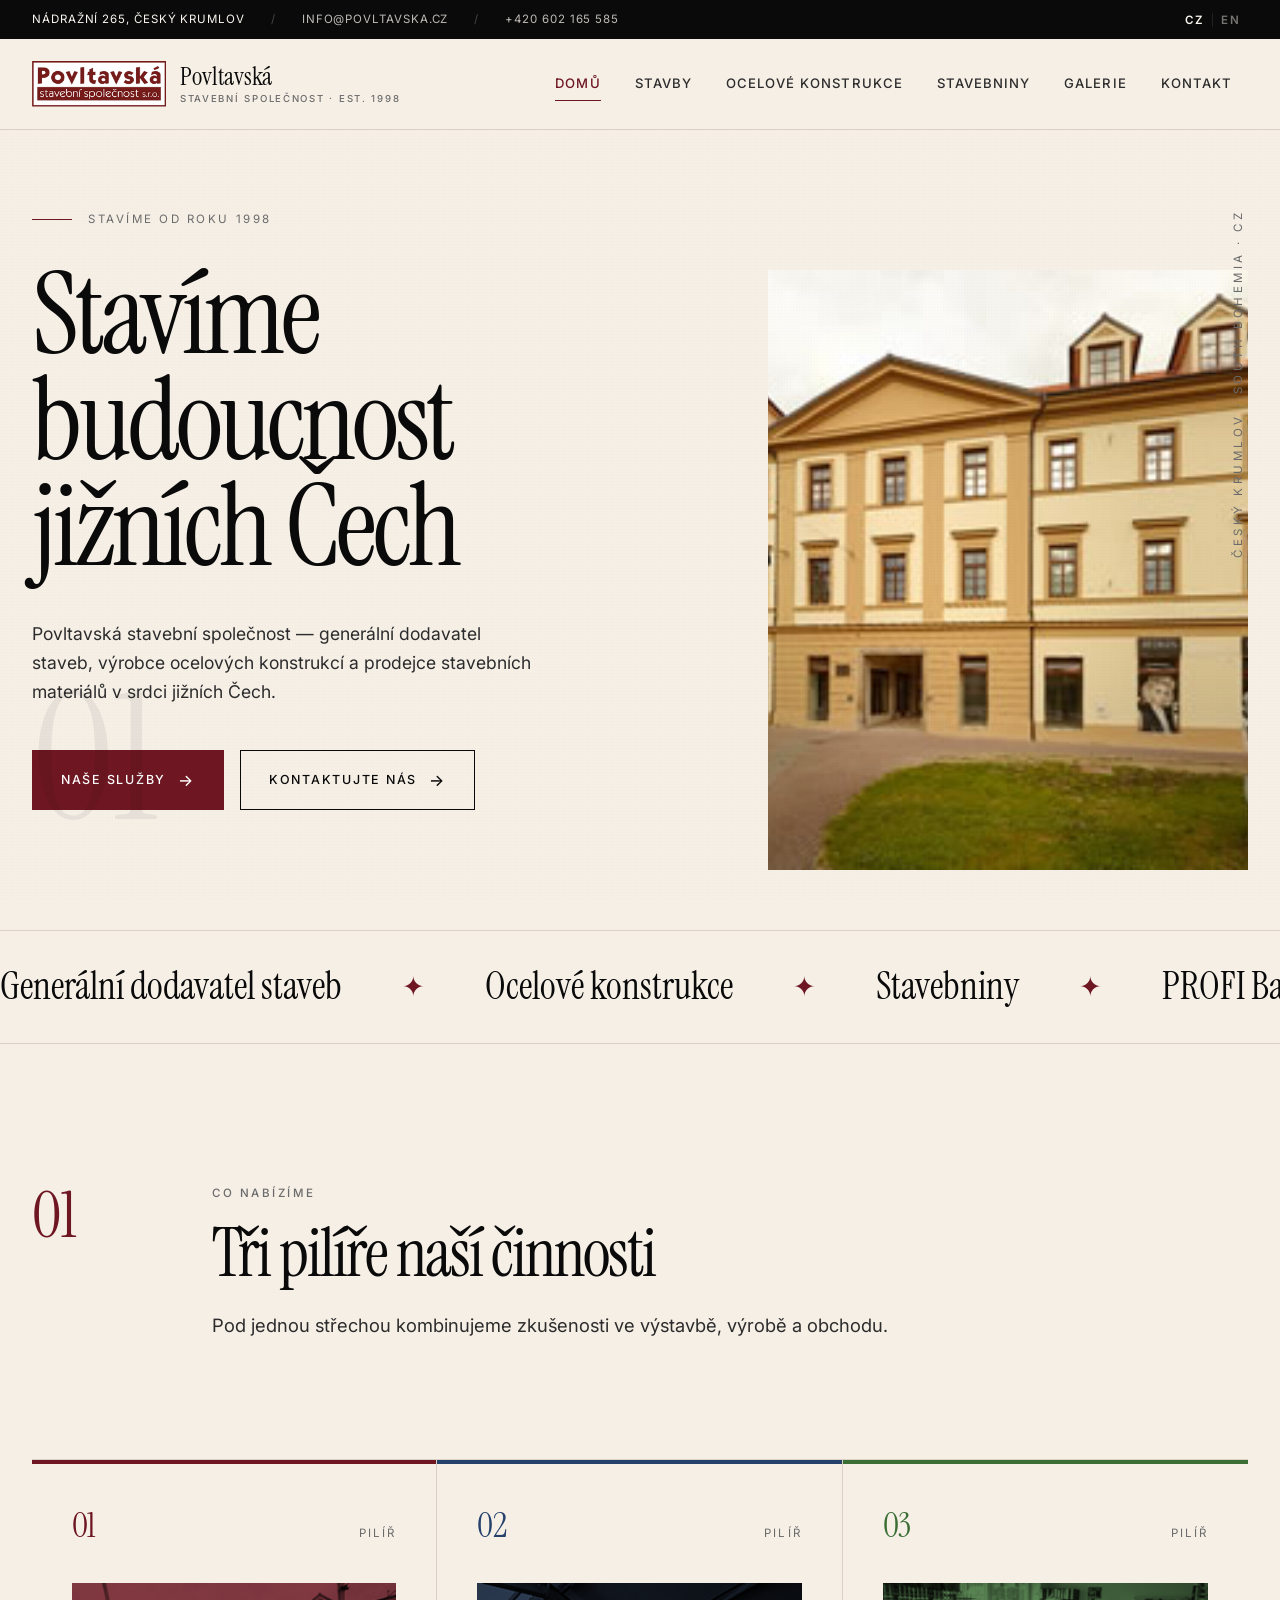
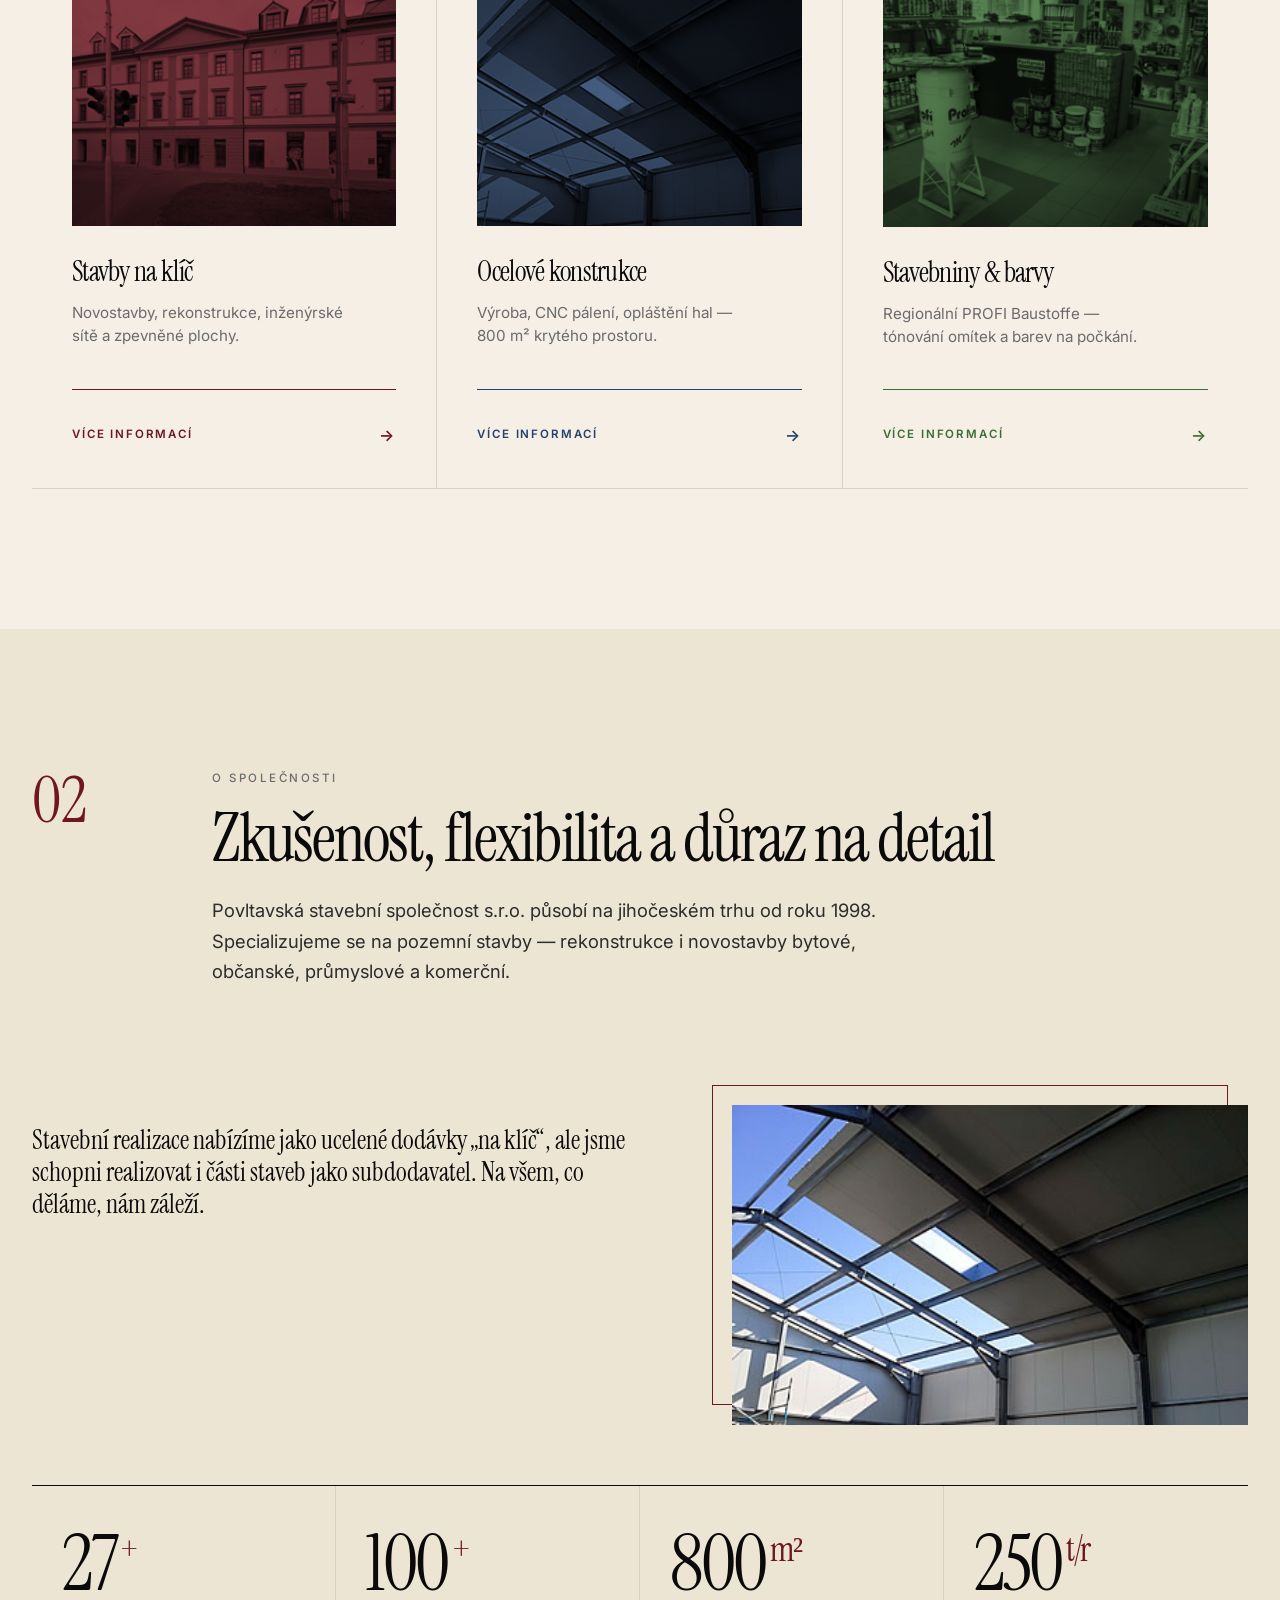
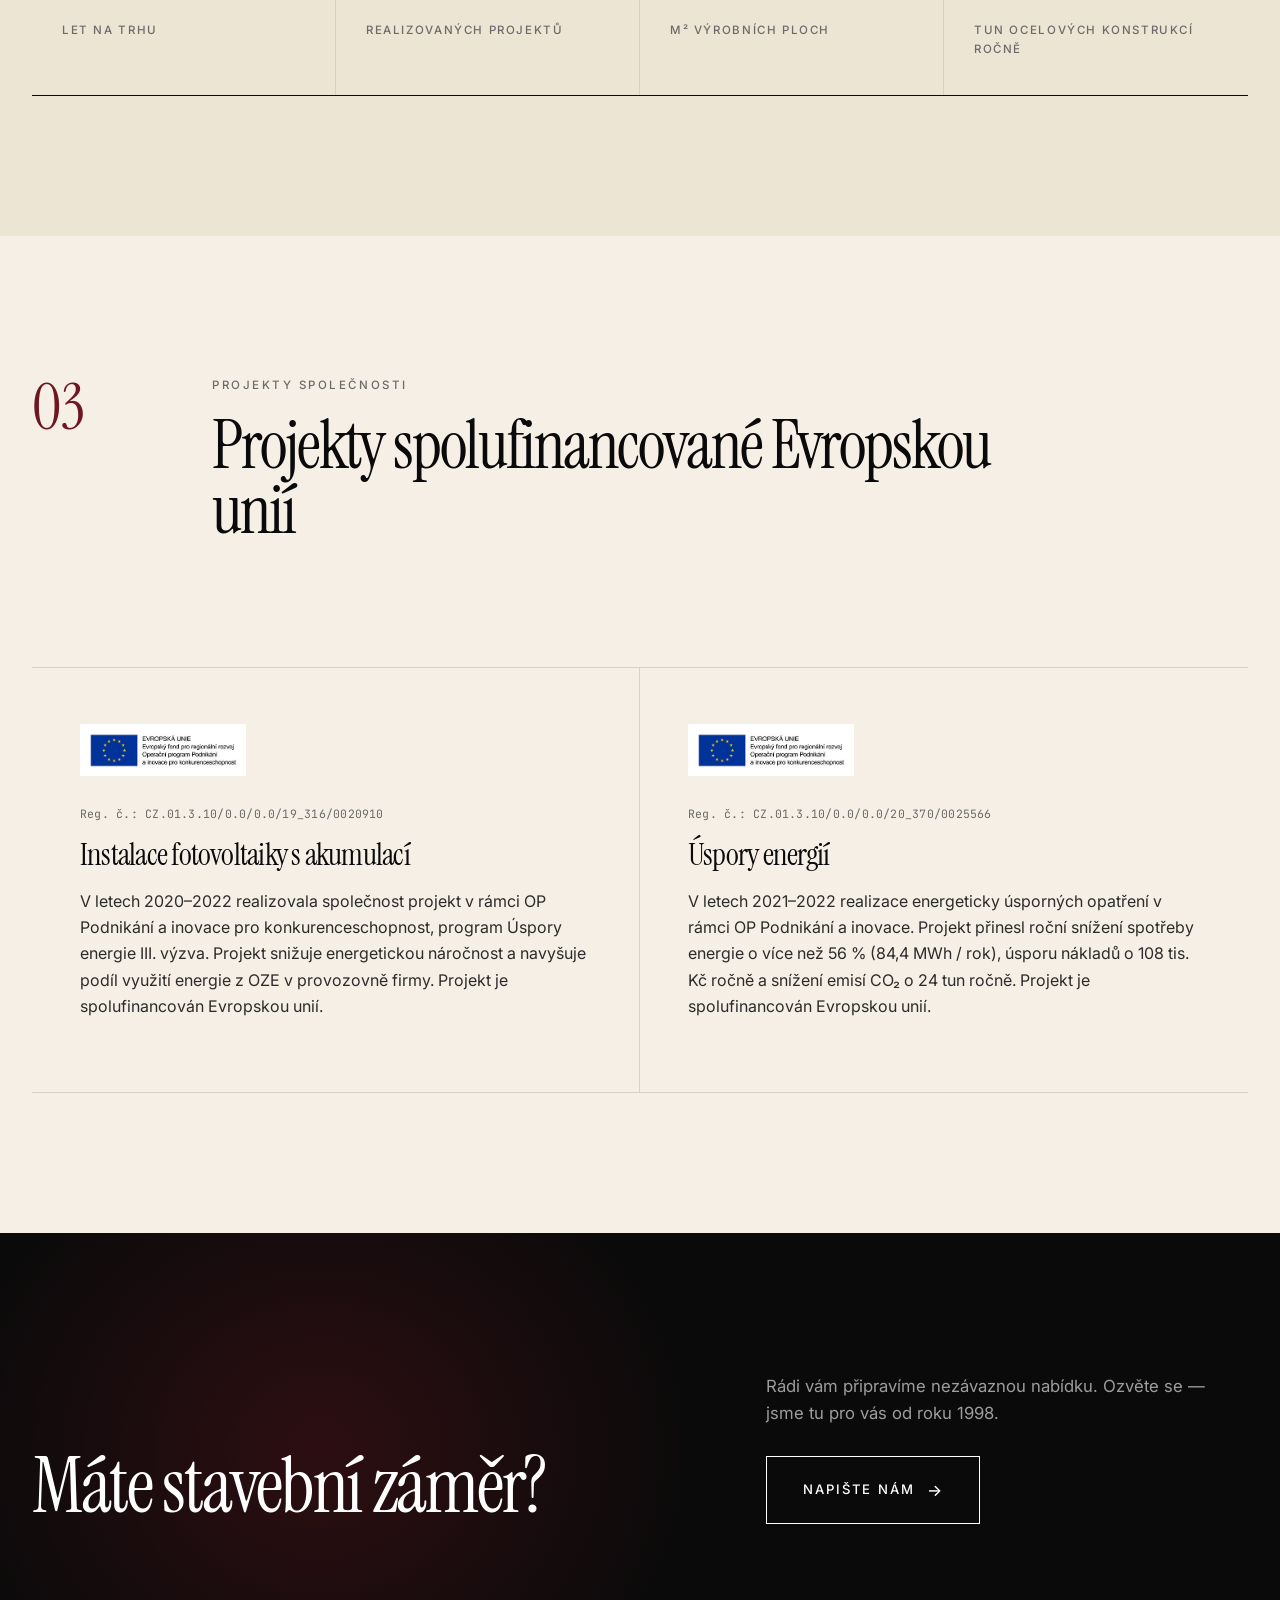
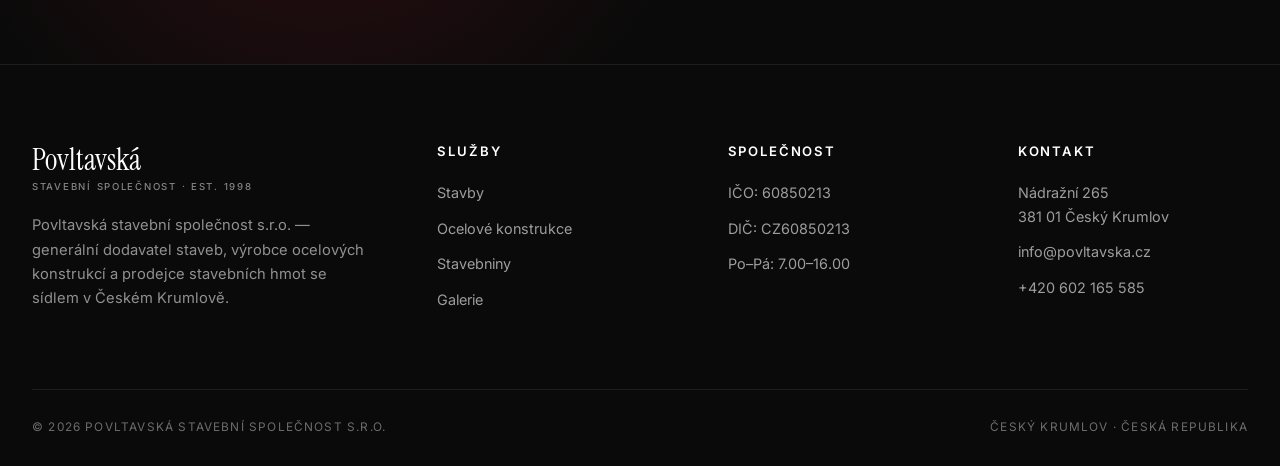
<file: index.html>
<!doctype html>
<html lang="cs">
<head>
<meta charset="utf-8">
<meta name="viewport" content="width=device-width,initial-scale=1">
<title>Povltavská stavební společnost — Český Krumlov</title>
<meta name="description" content="Generální dodavatel staveb, výrobce ocelových konstrukcí a prodejce stavebních hmot v Českém Krumlově. Stavíme od roku 1998.">
<link rel="preconnect" href="https://fonts.googleapis.com">
<link rel="preconnect" href="https://fonts.gstatic.com" crossorigin>
<link href="https://fonts.googleapis.com/css2?family=Inter:wght@400;500;600;700&family=Instrument+Serif:ital@0;1&family=JetBrains+Mono:wght@400&display=swap" rel="stylesheet">
<link rel="stylesheet" href="styles.css">
<link rel="icon" href="images/logo/logo_stavebni-vin-small-1.png">
</head>
<body data-title-cs="Povltavská stavební společnost — Český Krumlov" data-title-en="Povltavská stavební společnost — Český Krumlov">

<div class="top-bar">
  <div class="top-bar-inner">
    <div class="left">
      <span data-i18n="top.address">Nádražní 265, Český Krumlov</span>
      <span class="sep">/</span>
      <a href="mailto:info@povltavska.cz">info@povltavska.cz</a>
      <span class="sep">/</span>
      <a href="tel:+420602165585">+420 602 165 585</a>
    </div>
    <span class="lang-switch">
      <button type="button" data-lang="cs">CZ</button>
      <button type="button" data-lang="en">EN</button>
    </span>
  </div>
</div>

<header class="site-header">
  <div class="header-inner">
    <a class="logo" href="index.html">
      <img src="images/logo/logo_stavebni-vin-small-1.png" alt="Povltavská stavební společnost">
      <span class="logo-text">Povltavská<small>stavební společnost · est. 1998</small></span>
    </a>
    <button class="menu-toggle" aria-label="Menu" aria-expanded="false"><span></span><span></span><span></span></button>
    <nav class="nav" aria-label="Main">
      <a href="index.html" class="active" data-i18n="nav.home">Domů</a>
      <a href="stavby.html" data-i18n="nav.stavby">Stavby</a>
      <a href="ocelove-konstrukce.html" data-i18n="nav.ocel">Ocelové konstrukce</a>
      <a href="stavebniny.html" data-i18n="nav.stavebniny">Stavebniny</a>
      <div class="has-sub">
        <a href="galerie.html" data-i18n="nav.galerie">Galerie</a>
        <div class="sub">
          <a href="galerie-rekonstrukce.html" data-i18n="nav.rekonstrukce">Rekonstrukce</a>
          <a href="galerie-novostavby.html" data-i18n="nav.novostavby">Novostavby</a>
          <a href="galerie-ocelove.html" data-i18n="nav.ocel">Ocelové konstrukce</a>
          <a href="galerie-ostatni.html" data-i18n="nav.ostatni">Ostatní</a>
        </div>
      </div>
      <a href="kontakt.html" data-i18n="nav.kontakt">Kontakt</a>
    </nav>
  </div>
</header>

<section class="hero">
  <div class="hero-grid">
    <div>
      <div class="hero-eyebrow"><span data-i18n="hero.eyebrow">STAVÍME OD ROKU 1998</span></div>
      <h1 data-i18n-html="hero.title">Stavíme budoucnost<br><em>jižních Čech</em></h1>
      <p class="hero-tagline" data-i18n="hero.tagline">Povltavská stavební společnost — generální dodavatel staveb, výrobce ocelových konstrukcí a prodejce stavebních materiálů v srdci jižních Čech.</p>
      <div class="hero-ctas">
        <a class="btn btn-wine" href="#services" data-i18n="hero.cta">Naše služby</a>
        <a class="btn btn-ghost" href="kontakt.html" data-i18n="hero.cta2">Kontaktujte nás</a>
      </div>
    </div>
    <div class="hero-image">
      <img src="images/obrazky-main/generalni-dodavatel-staveb-home.jpg" alt="">
    </div>
    <div class="hero-meta">Český Krumlov · South Bohemia · CZ</div>
    <div class="hero-number">01</div>
  </div>
  <div class="marquee" aria-hidden="true">
    <div class="marquee-track">
      <span>Generální dodavatel staveb</span><span>Ocelové konstrukce</span><span>Stavebniny</span><span>PROFI Baustoffe</span><span>CNC pálicí centrum</span><span>Žulové odseky</span>
      <span>Generální dodavatel staveb</span><span>Ocelové konstrukce</span><span>Stavebniny</span><span>PROFI Baustoffe</span><span>CNC pálicí centrum</span><span>Žulové odseky</span>
    </div>
  </div>
</section>

<section class="section" id="services">
  <div class="container">
    <div class="section-head fade-in">
      <div class="num">01</div>
      <div class="text">
        <span class="eyebrow" data-i18n="home.services.eyebrow">CO NABÍZÍME</span>
        <h2><span data-i18n="home.services.title">Tři pilíře naší činnosti</span></h2>
        <p data-i18n="home.services.sub">Pod jednou střechou kombinujeme zkušenosti ve výstavbě, výrobě a obchodu.</p>
      </div>
    </div>
    <div class="services">
      <a class="service-card p1 fade-in" href="stavby.html">
        <div class="num-row"><span class="no">01</span><span data-i18n="svc.pillar">PILÍŘ</span></div>
        <div class="visual"><img src="images/obrazky-main/generalni-dodavatel-staveb-home.jpg" alt=""></div>
        <h3 data-i18n="svc1.short">Stavby na klíč</h3>
        <p class="tagline" data-i18n="svc1.tagline">Novostavby, rekonstrukce, inženýrské sítě a zpevněné plochy.</p>
        <span class="read-more" data-i18n="svc.more">Více informací</span>
      </a>
      <a class="service-card p2 fade-in" href="ocelove-konstrukce.html">
        <div class="num-row"><span class="no">02</span><span data-i18n="svc.pillar">PILÍŘ</span></div>
        <div class="visual"><img src="images/Novinky/ocel-hala.jpg" alt=""></div>
        <h3 data-i18n="svc2.short">Ocelové konstrukce</h3>
        <p class="tagline" data-i18n="svc2.tagline">Výroba, CNC pálení, opláštění hal — 800 m² krytého prostoru.</p>
        <span class="read-more" data-i18n="svc.more">Více informací</span>
      </a>
      <a class="service-card p3 fade-in" href="stavebniny.html">
        <div class="num-row"><span class="no">03</span><span data-i18n="svc.pillar">PILÍŘ</span></div>
        <div class="visual"><img src="images/Novinky/povltavska-stavebniny.jpg" alt=""></div>
        <h3 data-i18n="svc3.short">Stavebniny & barvy</h3>
        <p class="tagline" data-i18n="svc3.tagline">Regionální PROFI Baustoffe — tónování omítek a barev na počkání.</p>
        <span class="read-more" data-i18n="svc.more">Více informací</span>
      </a>
    </div>
  </div>
</section>

<section class="section section-soft">
  <div class="container">
    <div class="section-head fade-in">
      <div class="num">02</div>
      <div class="text">
        <span class="eyebrow" data-i18n="about.eyebrow">O SPOLEČNOSTI</span>
        <h2 data-i18n="about.title">Zkušenost, flexibilita a důraz na detail</h2>
        <p data-i18n="about.p1">Povltavská stavební společnost s.r.o. působí na jihočeském trhu od roku 1998. Specializujeme se na pozemní stavby — rekonstrukce i novostavby bytové, občanské, průmyslové a komerční.</p>
      </div>
    </div>
    <div class="feature fade-in">
      <div class="prose">
        <p class="lead" data-i18n="about.p2">Stavební realizace nabízíme jako ucelené dodávky „na klíč“, ale jsme schopni realizovat i části staveb jako subdodavatel. Na všem, co děláme, nám záleží.</p>
      </div>
      <div class="feature-img">
        <img src="images/Novinky/ocel-hala.jpg" alt="Povltavská stavební společnost" loading="lazy">
      </div>
    </div>
    <div class="stats fade-in">
      <div class="stat"><span class="num">27<sup>+</sup></span><span class="label" data-i18n="about.stat1">let na trhu</span></div>
      <div class="stat"><span class="num">100<sup>+</sup></span><span class="label" data-i18n="about.stat2">realizovaných projektů</span></div>
      <div class="stat"><span class="num">800<sup>m²</sup></span><span class="label" data-i18n="about.stat3">m² výrobních ploch</span></div>
      <div class="stat"><span class="num">250<sup>t/r</sup></span><span class="label" data-i18n="about.stat4">tun ocelových konstrukcí ročně</span></div>
    </div>
  </div>
</section>

<section class="section">
  <div class="container">
    <div class="section-head fade-in">
      <div class="num">03</div>
      <div class="text">
        <span class="eyebrow" data-i18n="eu.eyebrow">PROJEKTY SPOLEČNOSTI</span>
        <h2 data-i18n="eu.title">Projekty spolufinancované Evropskou unií</h2>
      </div>
    </div>
    <div class="eu-grid fade-in">
      <article class="eu-card">
        <img class="eu-flag" src="images/Novinky/evropska-unie.jpg" alt="EU">
        <span class="reg" data-i18n="eu1.reg">Reg. č.: CZ.01.3.10/0.0/0.0/19_316/0020910</span>
        <h3 data-i18n="eu1.title">Instalace fotovoltaiky s akumulací</h3>
        <p data-i18n="eu1.body">V letech 2020–2022 realizovala společnost projekt v rámci OP Podnikání a inovace pro konkurenceschopnost, program Úspory energie III. výzva. Projekt snižuje energetickou náročnost a navyšuje podíl využití energie z OZE v provozovně firmy. Projekt je spolufinancován Evropskou unií.</p>
      </article>
      <article class="eu-card">
        <img class="eu-flag" src="images/Novinky/evropska-unie.jpg" alt="EU">
        <span class="reg" data-i18n="eu2.reg">Reg. č.: CZ.01.3.10/0.0/0.0/20_370/0025566</span>
        <h3 data-i18n="eu2.title">Úspory energií</h3>
        <p data-i18n="eu2.body">V letech 2021–2022 realizace energeticky úsporných opatření v rámci OP Podnikání a inovace. Projekt přinesl roční snížení spotřeby energie o více než 56 % (84,4 MWh / rok), úsporu nákladů o 108 tis. Kč ročně a snížení emisí CO₂ o 24 tun ročně. Projekt je spolufinancován Evropskou unií.</p>
      </article>
    </div>
  </div>
</section>

<section class="cta-strip">
  <div class="cta-inner">
    <h2><span data-i18n="cta.title">Máte stavební záměr?</span></h2>
    <div>
      <p data-i18n="cta.sub">Rádi vám připravíme nezávaznou nabídku. Ozvěte se — jsme tu pro vás od roku 1998.</p>
      <a class="btn btn-light" href="kontakt.html" data-i18n="cta.btn">Napište nám</a>
    </div>
  </div>
</section>

<footer class="site-footer">
  <div class="footer-grid">
    <div class="footer-brand">
      <span class="logo-text">Povltavská<small>stavební společnost · est. 1998</small></span>
      <p data-i18n="footer.about" style="margin-top:22px">Povltavská stavební společnost s.r.o. — generální dodavatel staveb…</p>
    </div>
    <div>
      <h4 data-i18n="footer.services">Služby</h4>
      <ul>
        <li><a href="stavby.html" data-i18n="nav.stavby">Stavby</a></li>
        <li><a href="ocelove-konstrukce.html" data-i18n="nav.ocel">Ocelové konstrukce</a></li>
        <li><a href="stavebniny.html" data-i18n="nav.stavebniny">Stavebniny</a></li>
        <li><a href="galerie.html" data-i18n="nav.galerie">Galerie</a></li>
      </ul>
    </div>
    <div>
      <h4 data-i18n="footer.company">Společnost</h4>
      <ul>
        <li>IČO: 60850213</li>
        <li>DIČ: CZ60850213</li>
        <li data-i18n="footer.hours">Po–Pá: 7.00–16.00</li>
      </ul>
    </div>
    <div>
      <h4 data-i18n="footer.contact">Kontakt</h4>
      <ul>
        <li>Nádražní 265<br>381 01 Český Krumlov</li>
        <li><a href="mailto:info@povltavska.cz">info@povltavska.cz</a></li>
        <li><a href="tel:+420602165585">+420 602 165 585</a></li>
      </ul>
    </div>
  </div>
  <div class="footer-bottom">
    <span>© <span id="year"></span> Povltavská stavební společnost s.r.o.</span>
    <span>Český Krumlov · Česká republika</span>
  </div>
</footer>

<script>document.getElementById("year").textContent = new Date().getFullYear();</script>
<script src="i18n.js"></script>
<script src="galleries.js"></script>
<script src="script.js"></script>
</body>
</html>
</file>
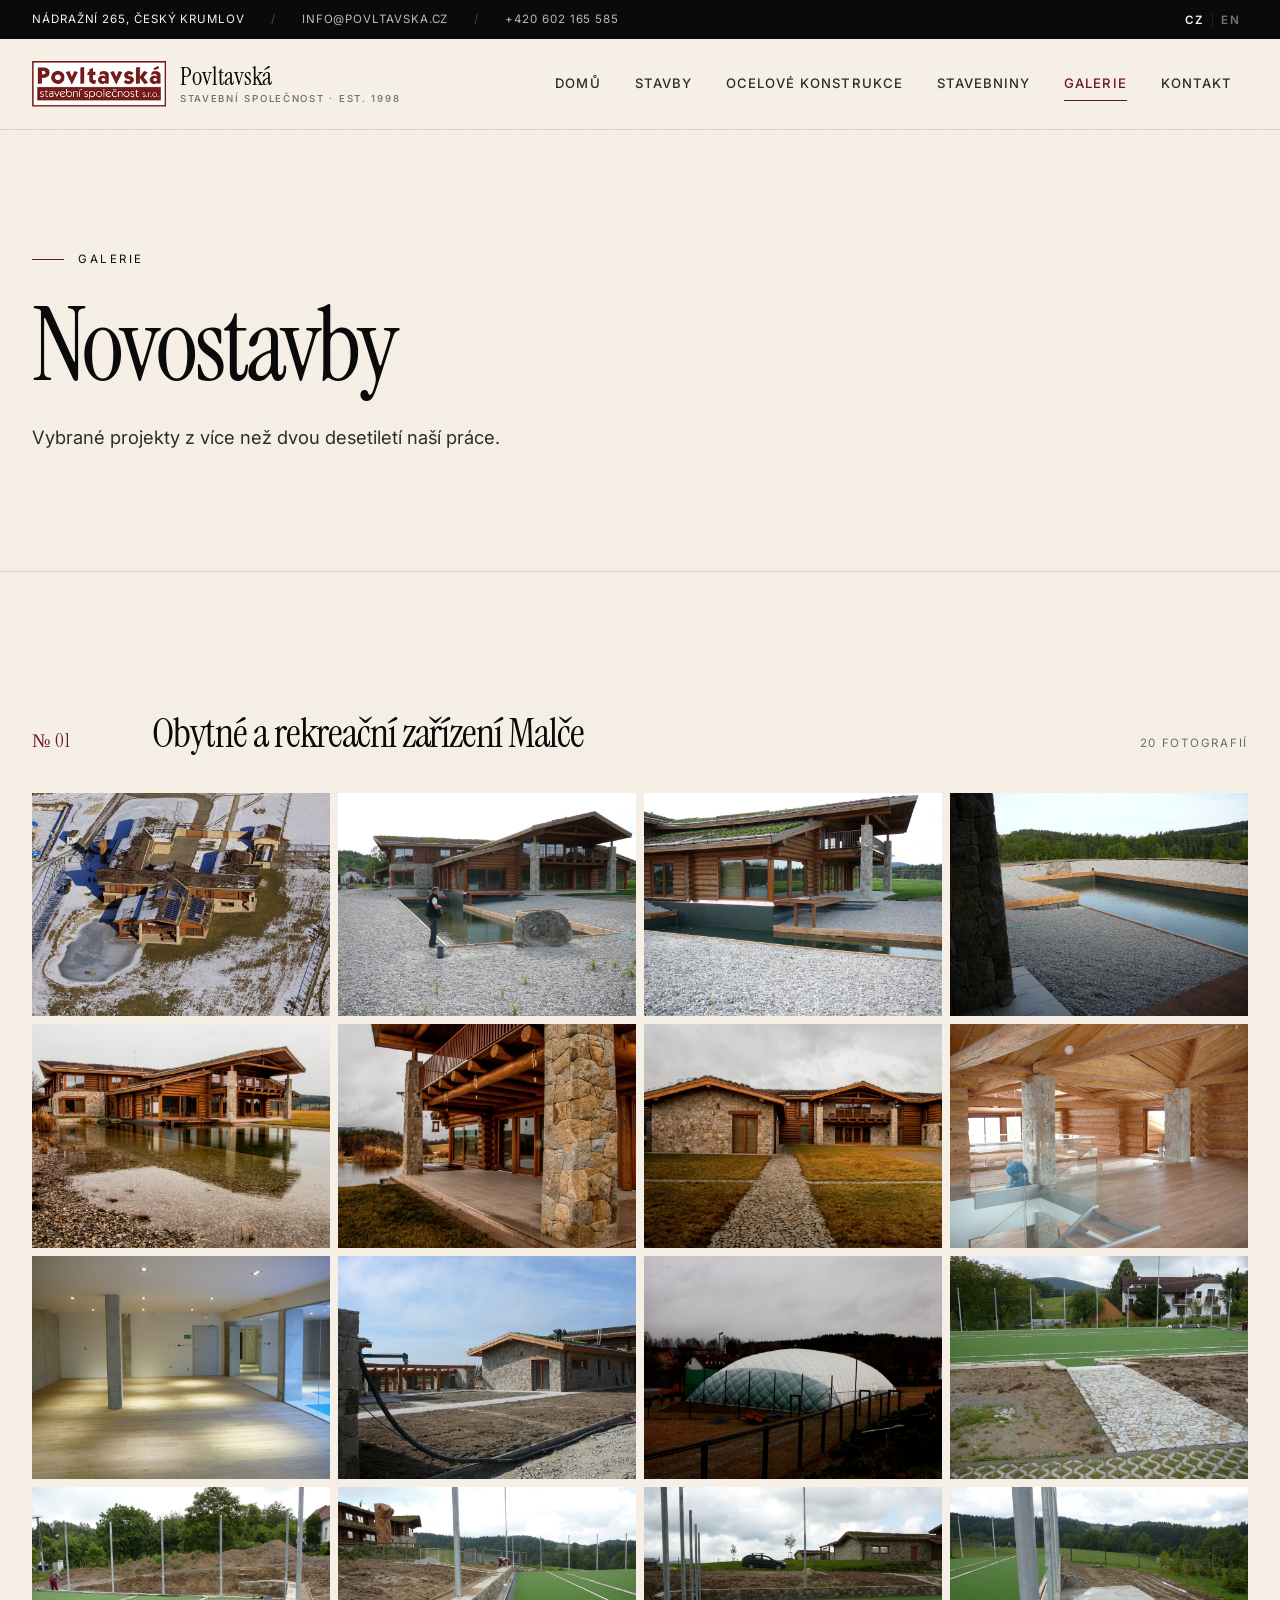
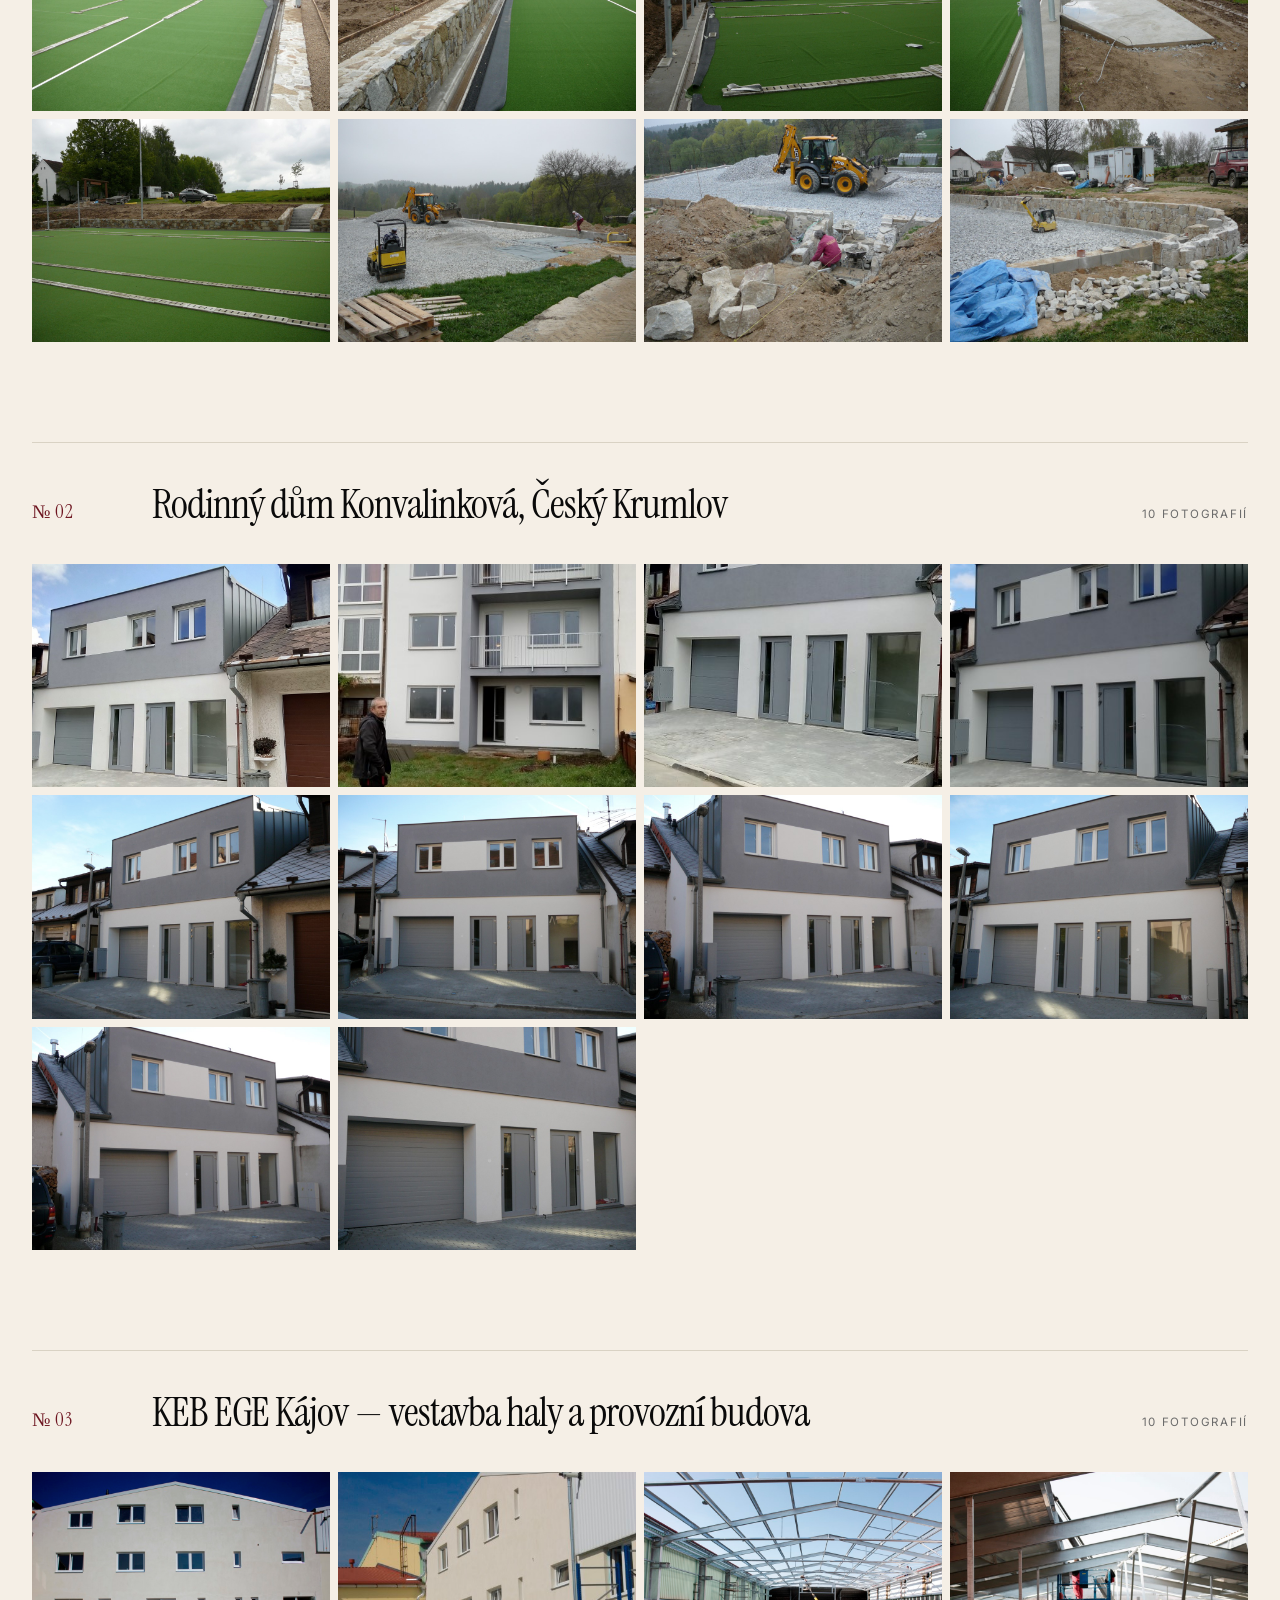
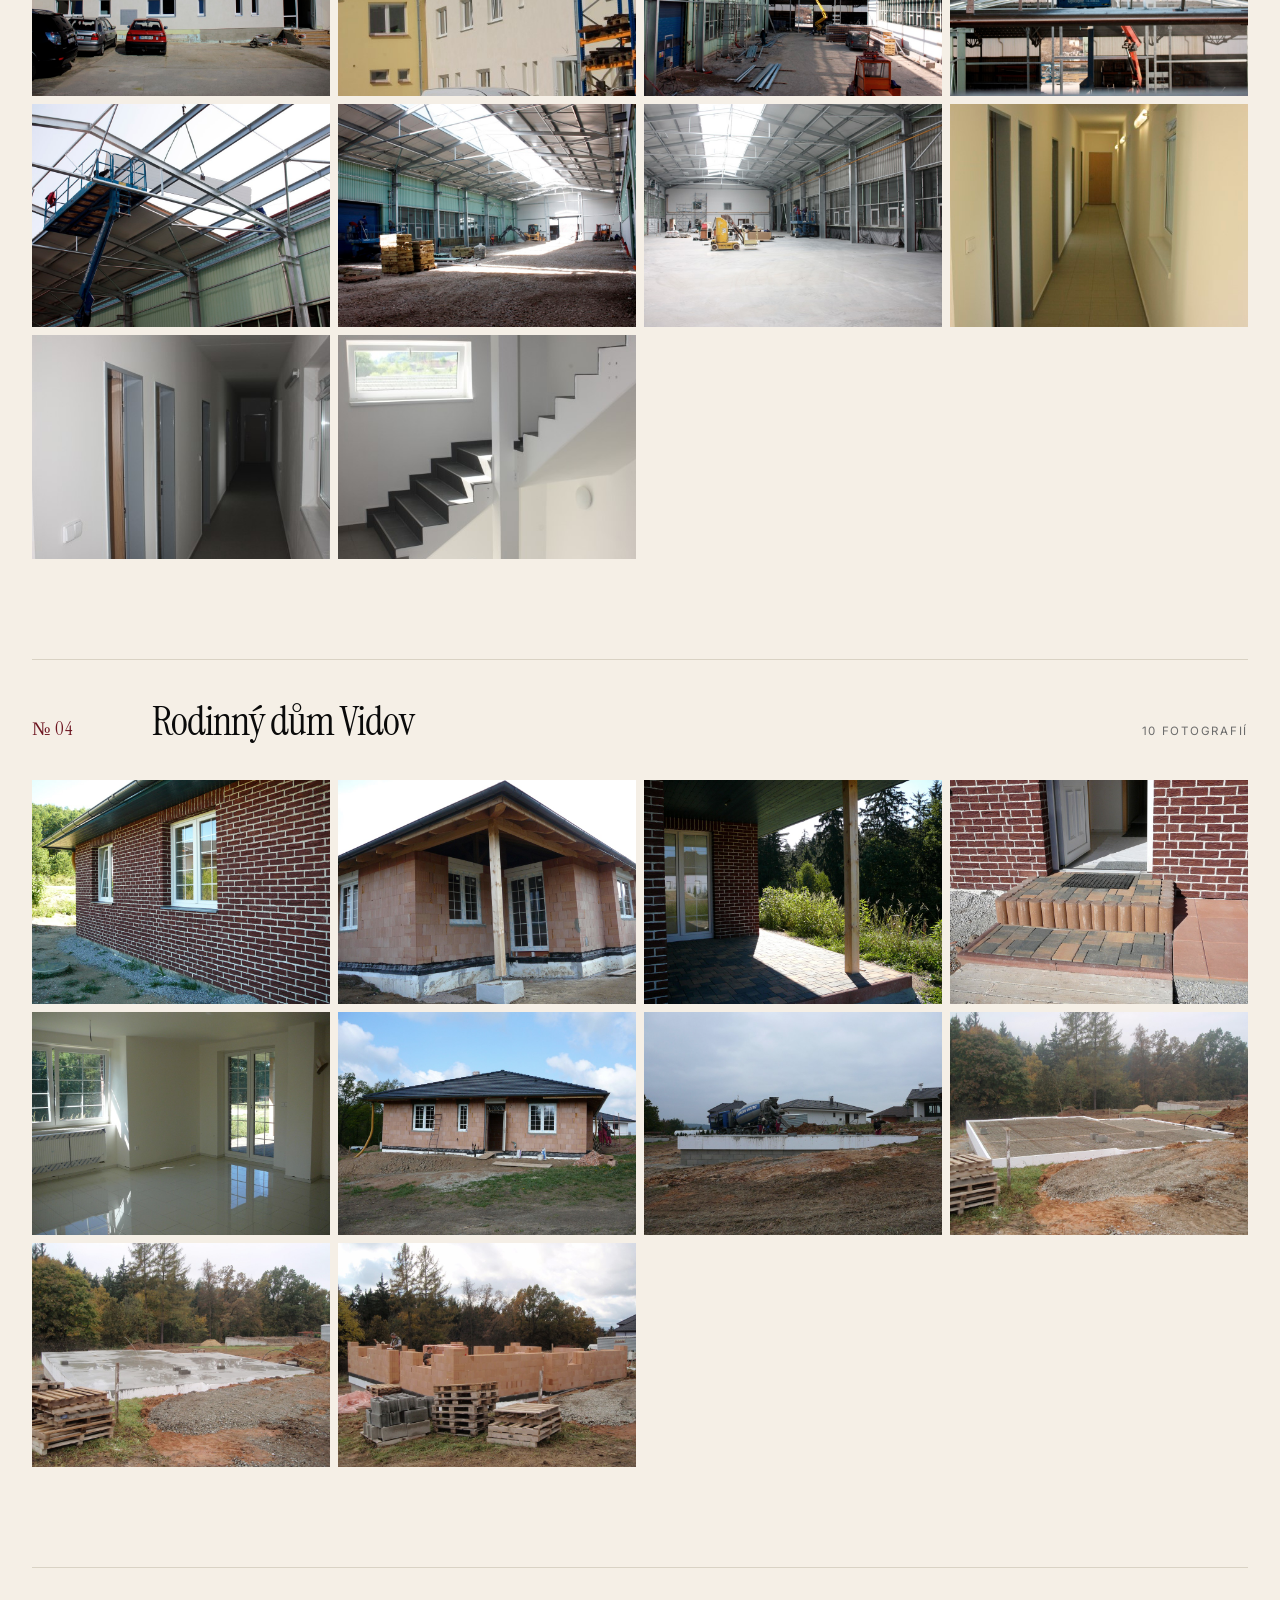
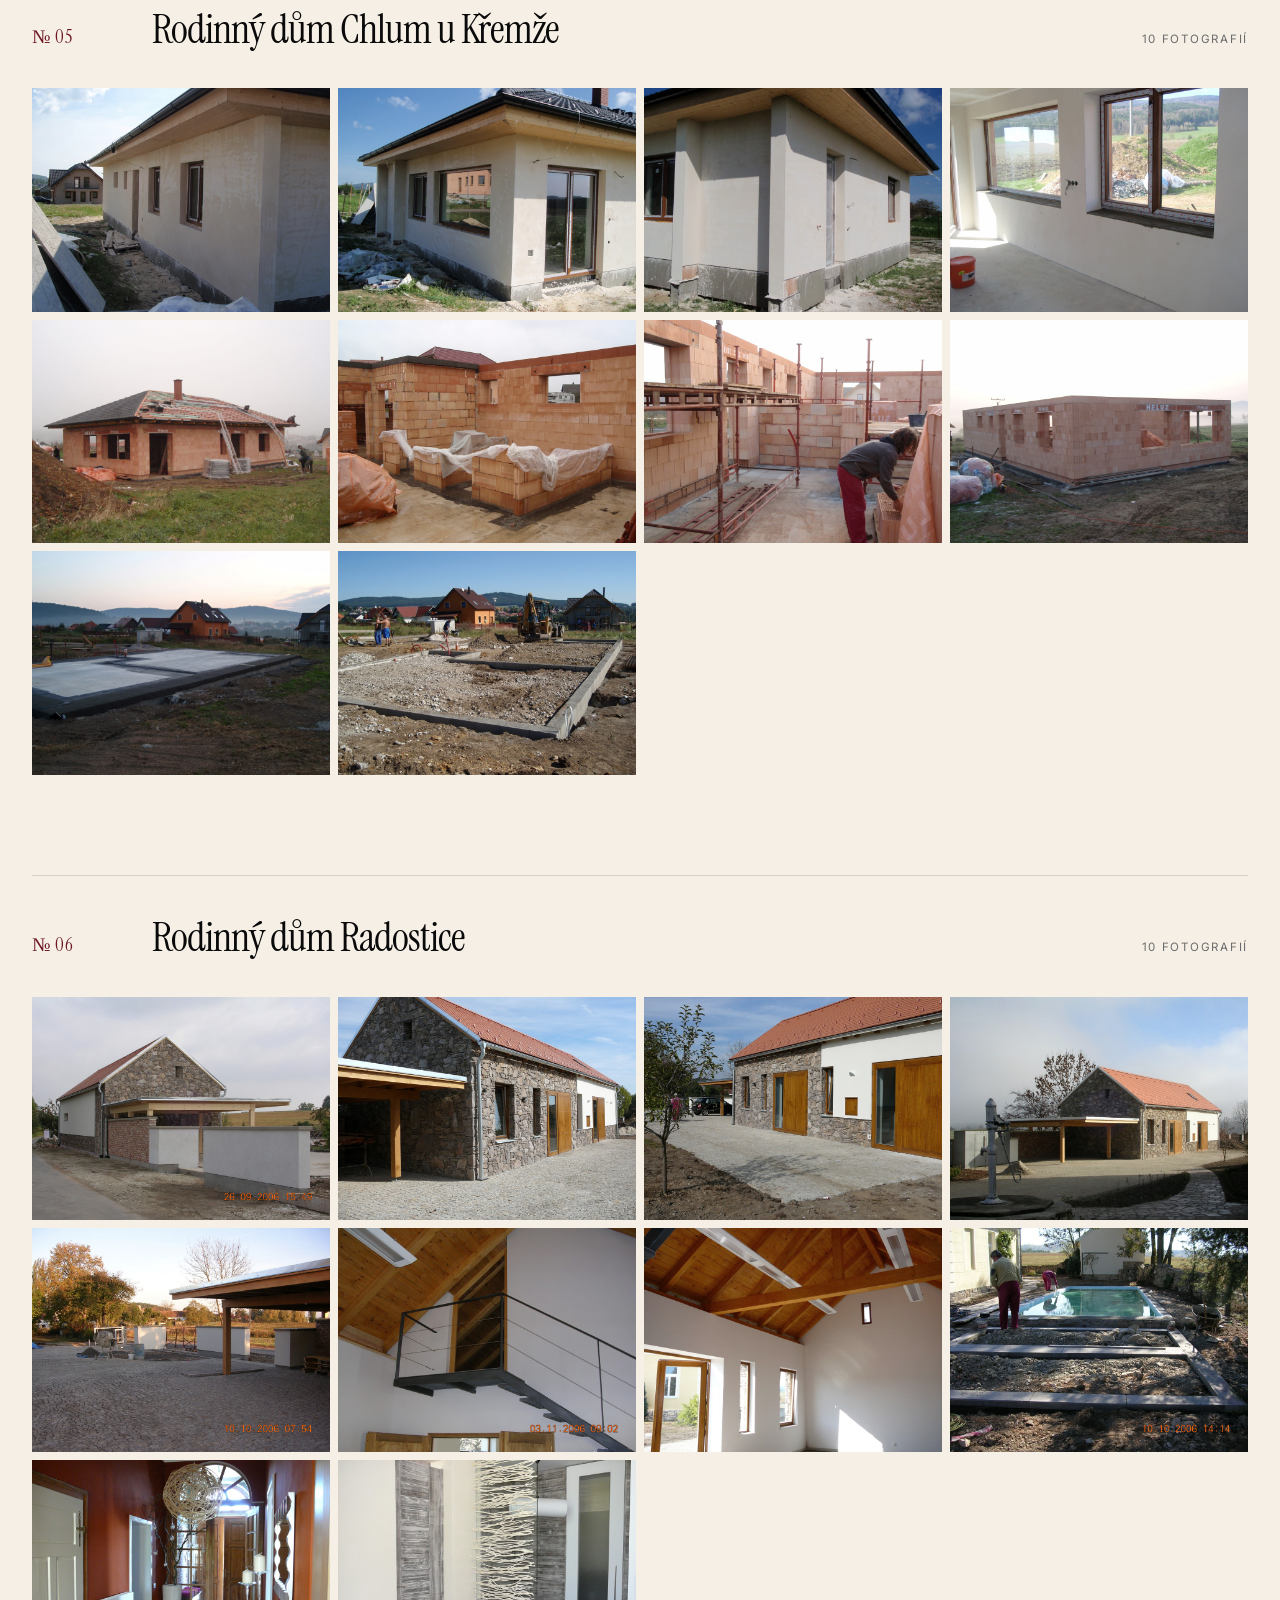
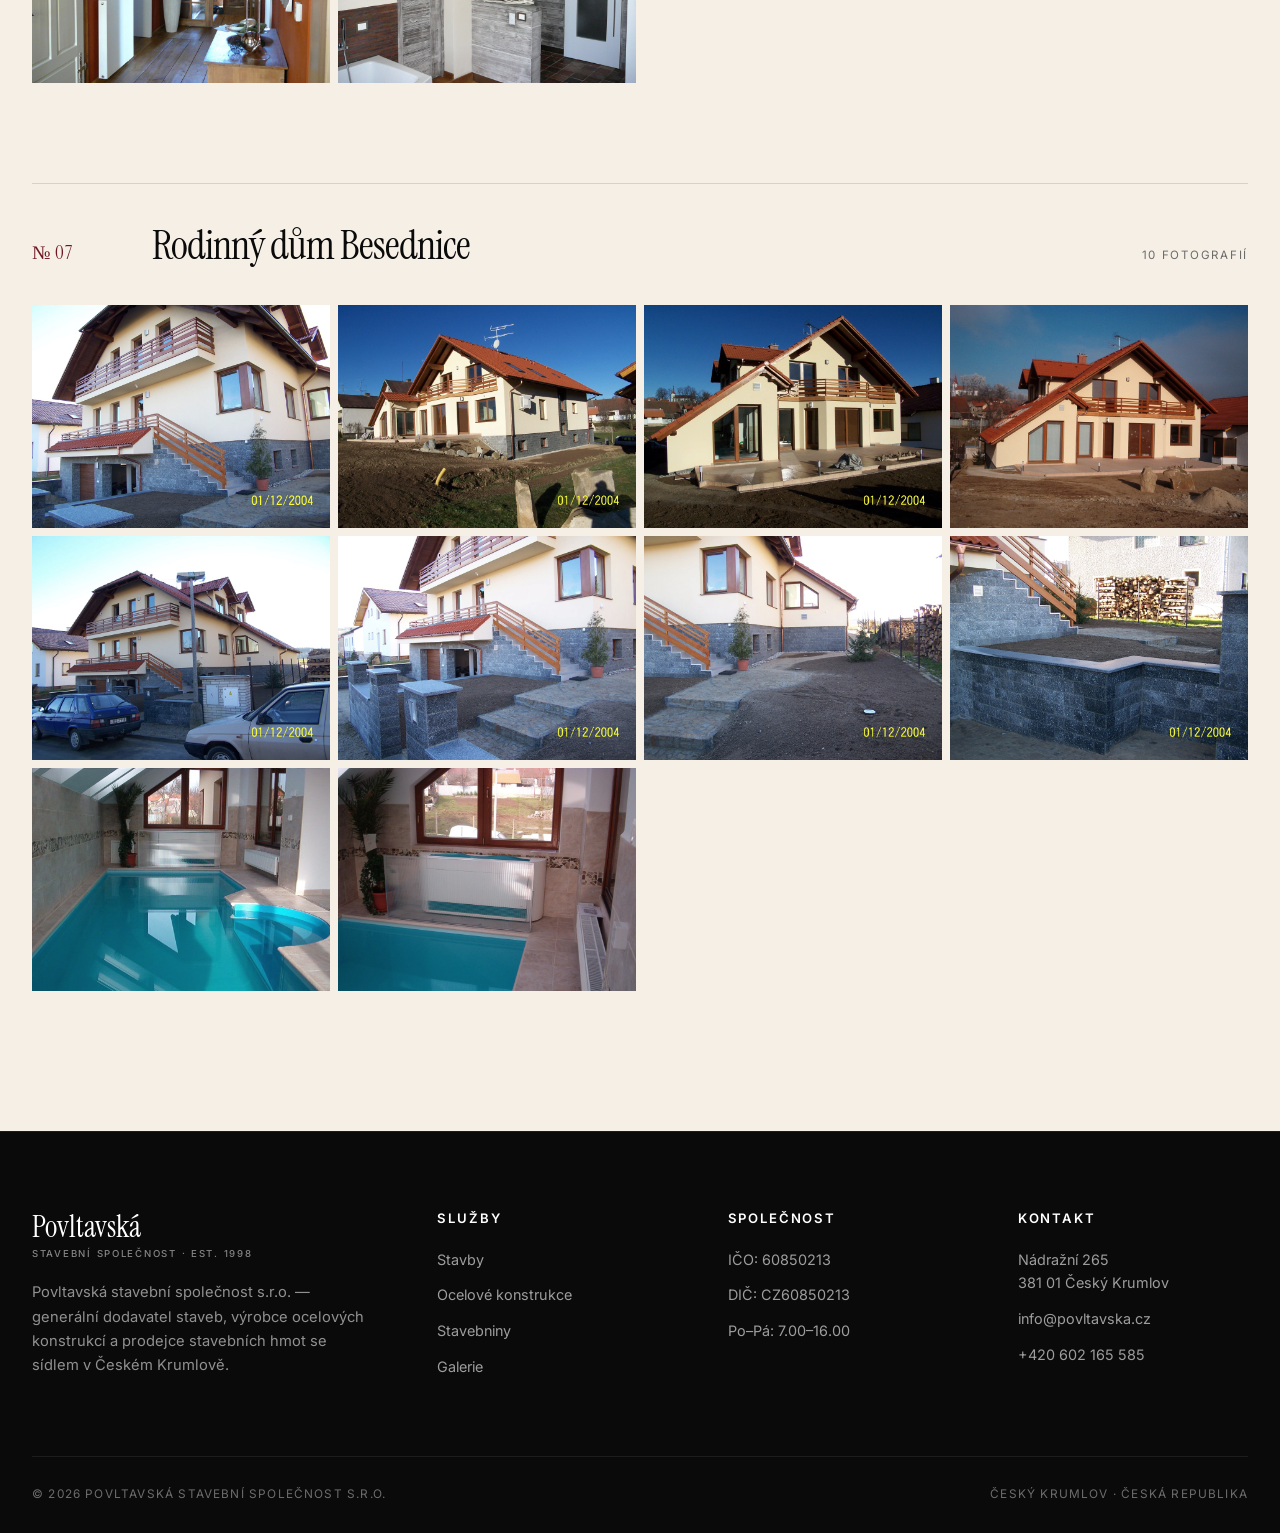
<file: galerie-novostavby.html>
<!doctype html>
<html lang="cs">
<head>
<meta charset="utf-8">
<meta name="viewport" content="width=device-width,initial-scale=1">
<title>Galerie novostaveb — Povltavská stavební společnost</title>
<meta name="description" content="Galerie novostaveb">
<link rel="preconnect" href="https://fonts.googleapis.com">
<link rel="preconnect" href="https://fonts.gstatic.com" crossorigin>
<link href="https://fonts.googleapis.com/css2?family=Inter:wght@400;500;600;700&family=Instrument+Serif:ital@0;1&family=JetBrains+Mono:wght@400&display=swap" rel="stylesheet">
<link rel="stylesheet" href="styles.css">
<link rel="icon" href="images/logo/logo_stavebni-vin-small-1.png">
</head>
<body data-title-cs="Galerie novostaveb — Povltavská stavební společnost" data-title-en="New buildings gallery — Povltavská stavební společnost">

<div class="top-bar">
  <div class="top-bar-inner">
    <div class="left">
      <span data-i18n="top.address">Nádražní 265, Český Krumlov</span>
      <span class="sep">/</span>
      <a href="mailto:info@povltavska.cz">info@povltavska.cz</a>
      <span class="sep">/</span>
      <a href="tel:+420602165585">+420 602 165 585</a>
    </div>
    <span class="lang-switch">
      <button type="button" data-lang="cs">CZ</button>
      <button type="button" data-lang="en">EN</button>
    </span>
  </div>
</div>

<header class="site-header">
  <div class="header-inner">
    <a class="logo" href="index.html">
      <img src="images/logo/logo_stavebni-vin-small-1.png" alt="Povltavská stavební společnost">
      <span class="logo-text">Povltavská<small>stavební společnost · est. 1998</small></span>
    </a>
    <button class="menu-toggle" aria-label="Menu" aria-expanded="false"><span></span><span></span><span></span></button>
    <nav class="nav" aria-label="Main">
      <a href="index.html" data-i18n="nav.home">Domů</a>
      <a href="stavby.html" data-i18n="nav.stavby">Stavby</a>
      <a href="ocelove-konstrukce.html" data-i18n="nav.ocel">Ocelové konstrukce</a>
      <a href="stavebniny.html" data-i18n="nav.stavebniny">Stavebniny</a>
      <div class="has-sub">
        <a href="galerie.html" class="active" data-i18n="nav.galerie">Galerie</a>
        <div class="sub">
          <a href="galerie-rekonstrukce.html" data-i18n="nav.rekonstrukce">Rekonstrukce</a>
          <a href="galerie-novostavby.html" data-i18n="nav.novostavby">Novostavby</a>
          <a href="galerie-ocelove.html" data-i18n="nav.ocel">Ocelové konstrukce</a>
          <a href="galerie-ostatni.html" data-i18n="nav.ostatni">Ostatní</a>
        </div>
      </div>
      <a href="kontakt.html" data-i18n="nav.kontakt">Kontakt</a>
    </nav>
  </div>
</header>

<section class="page-hero">
  <div class="container">
    <div class="breadcrumbs"><a href="galerie.html" data-i18n="nav.galerie">Galerie</a></div>
    <h1 data-i18n="gal.novostavby">Novostavby</h1>
    <p data-i18n="gal.sub">Vybrané projekty z více než dvou desetiletí naší práce.</p>
  </div>
</section>
<section class="section">
  <div class="container">
    <div data-gallery="novostavby"></div>
  </div>
</section>
<footer class="site-footer">
  <div class="footer-grid">
    <div class="footer-brand">
      <span class="logo-text">Povltavská<small>stavební společnost · est. 1998</small></span>
      <p data-i18n="footer.about" style="margin-top:22px">Povltavská stavební společnost s.r.o.</p>
    </div>
    <div>
      <h4 data-i18n="footer.services">Služby</h4>
      <ul>
        <li><a href="stavby.html" data-i18n="nav.stavby">Stavby</a></li>
        <li><a href="ocelove-konstrukce.html" data-i18n="nav.ocel">Ocelové konstrukce</a></li>
        <li><a href="stavebniny.html" data-i18n="nav.stavebniny">Stavebniny</a></li>
        <li><a href="galerie.html" data-i18n="nav.galerie">Galerie</a></li>
      </ul>
    </div>
    <div>
      <h4 data-i18n="footer.company">Společnost</h4>
      <ul>
        <li>IČO: 60850213</li>
        <li>DIČ: CZ60850213</li>
        <li data-i18n="footer.hours">Po–Pá: 7.00–16.00</li>
      </ul>
    </div>
    <div>
      <h4 data-i18n="footer.contact">Kontakt</h4>
      <ul>
        <li>Nádražní 265<br>381 01 Český Krumlov</li>
        <li><a href="mailto:info@povltavska.cz">info@povltavska.cz</a></li>
        <li><a href="tel:+420602165585">+420 602 165 585</a></li>
      </ul>
    </div>
  </div>
  <div class="footer-bottom">
    <span>© <span id="year"></span> Povltavská stavební společnost s.r.o.</span>
    <span>Český Krumlov · Česká republika</span>
  </div>
</footer>

<script>document.getElementById("year").textContent = new Date().getFullYear();</script>
<script src="i18n.js"></script>
<script src="galleries.js"></script>
<script src="script.js"></script>
</body>
</html>
</file>
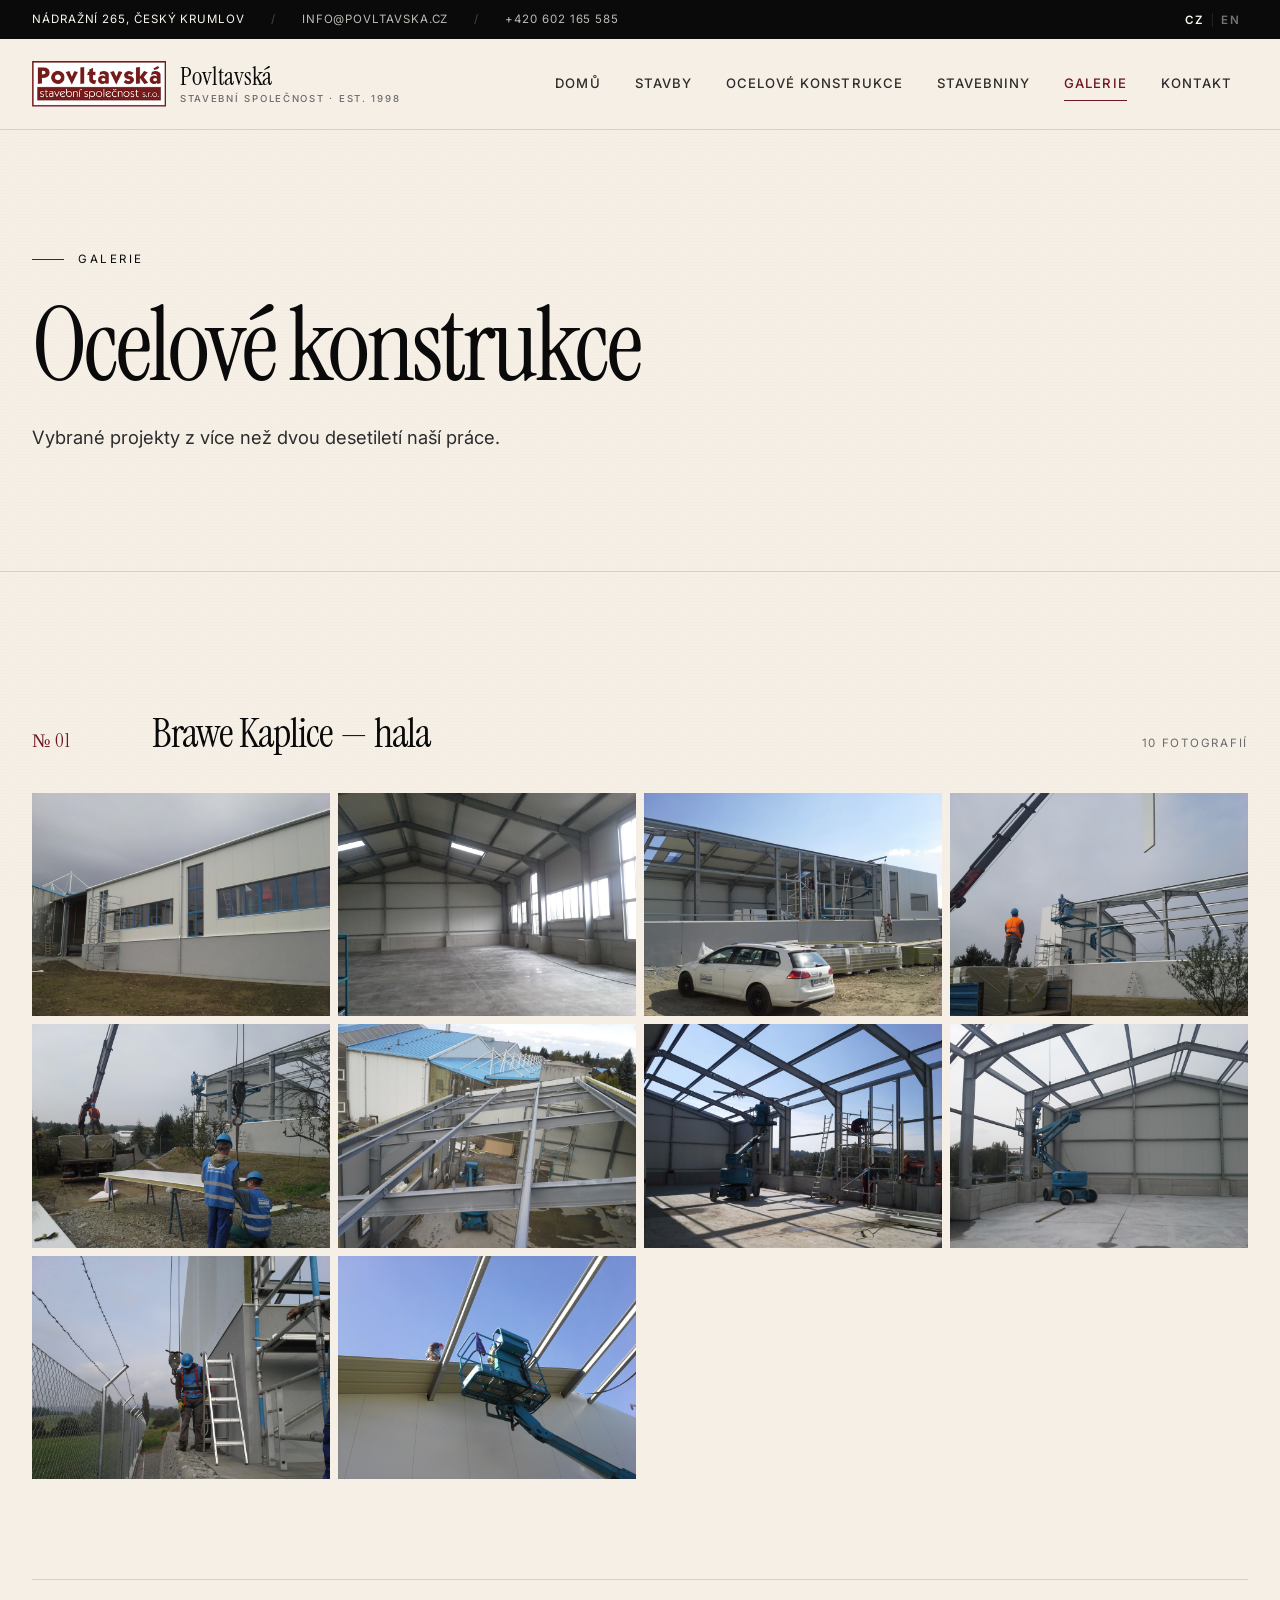
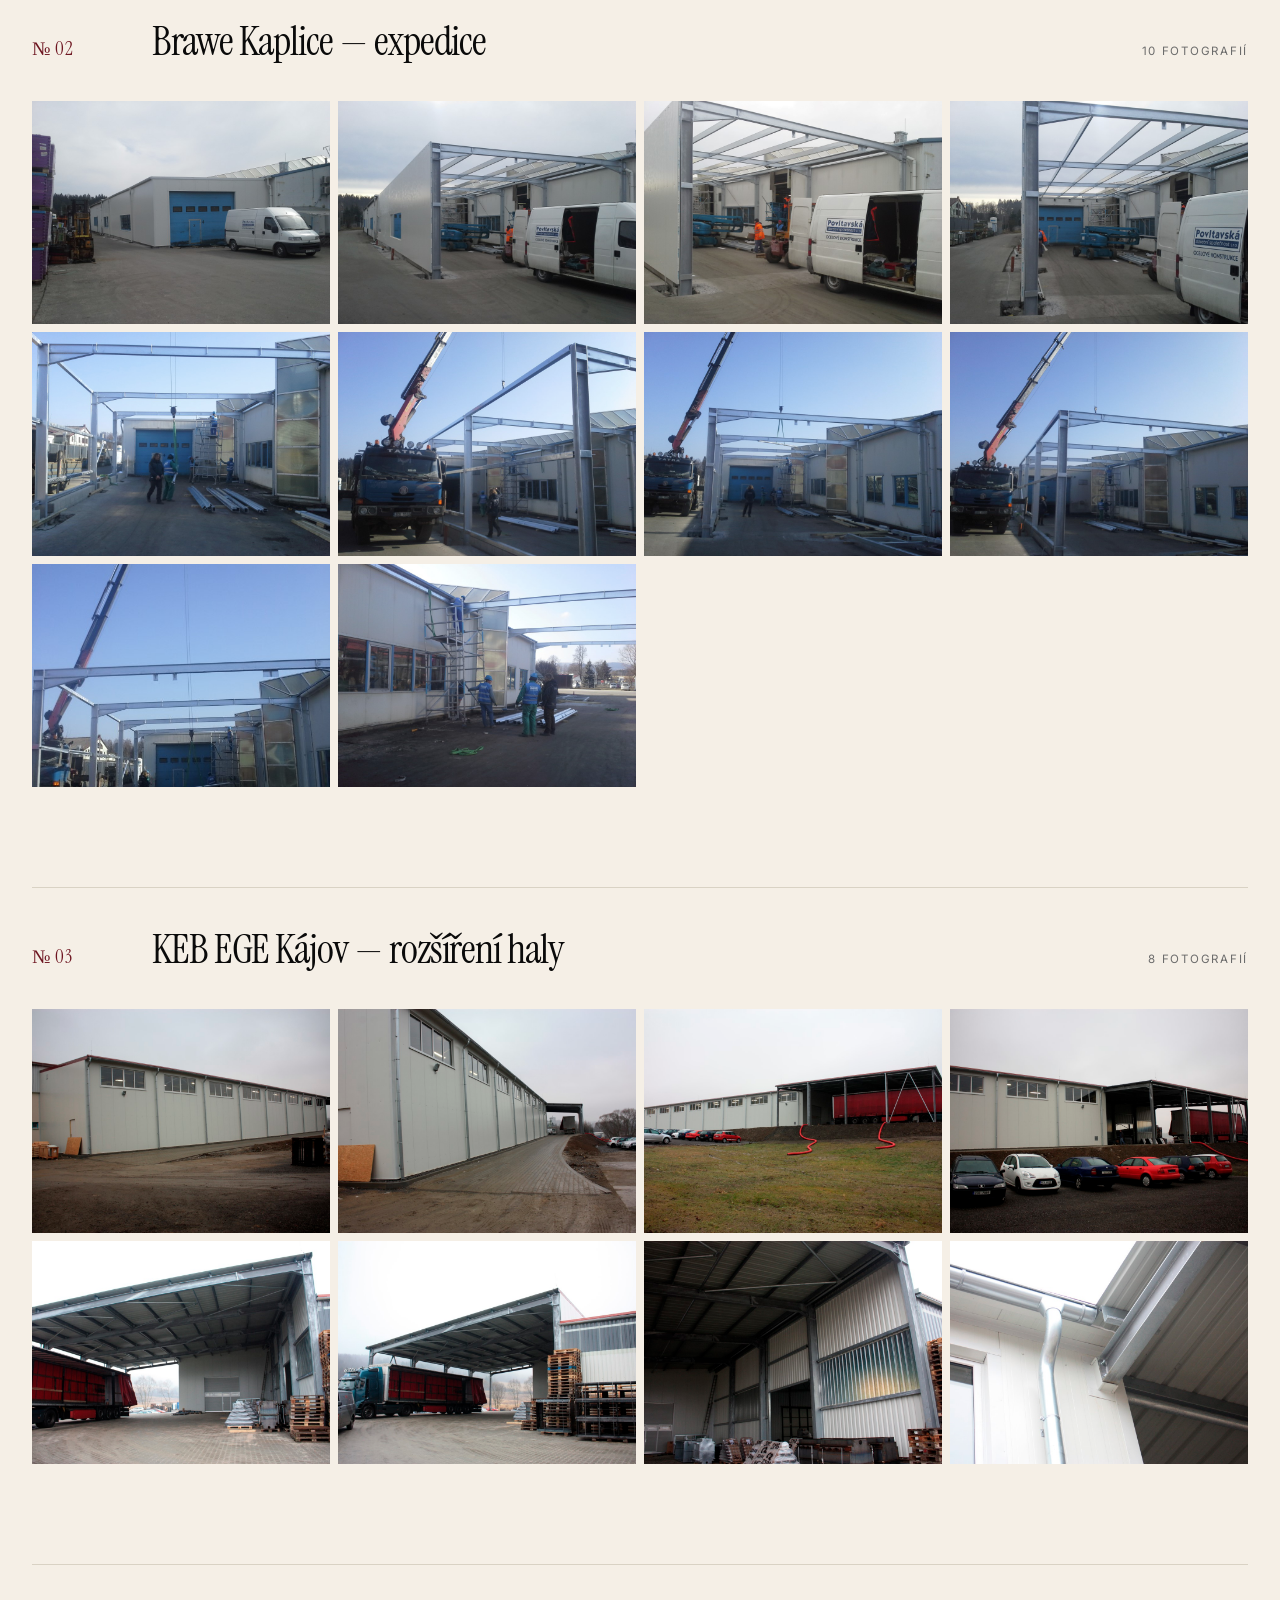
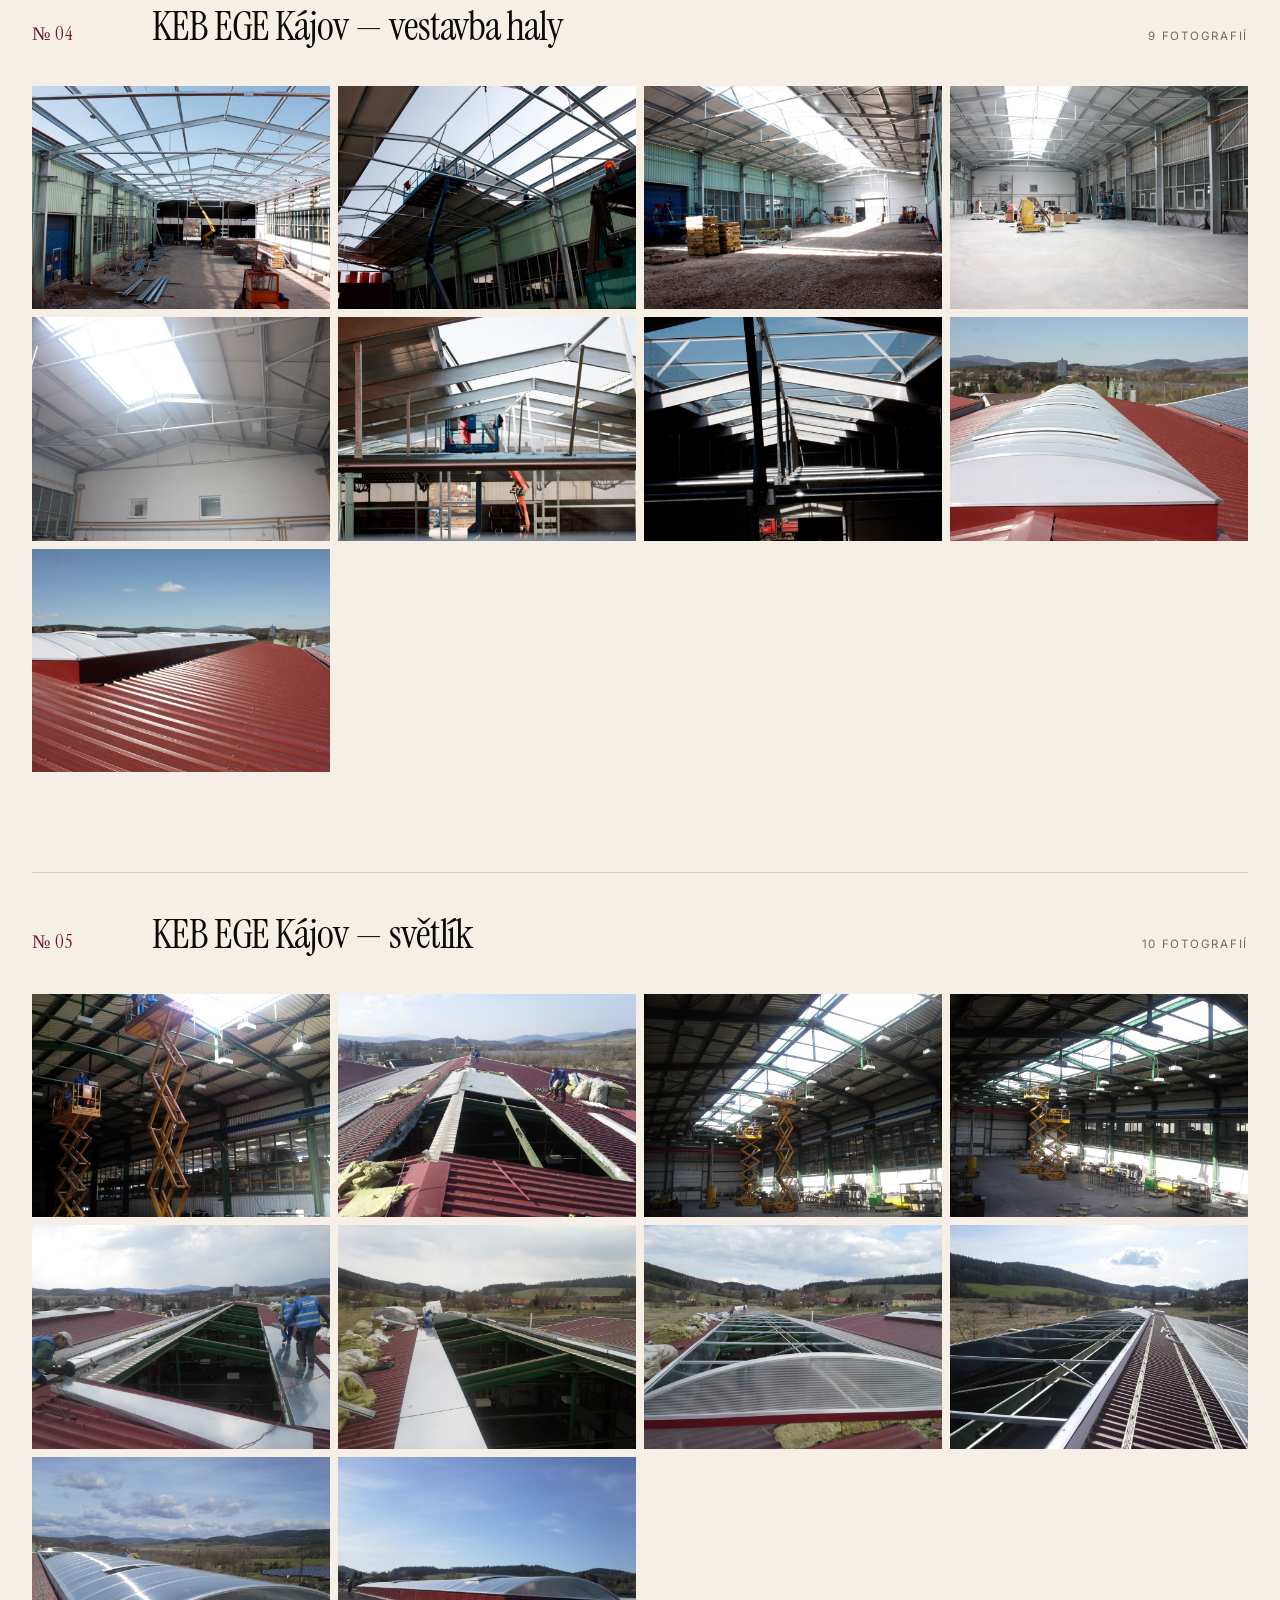
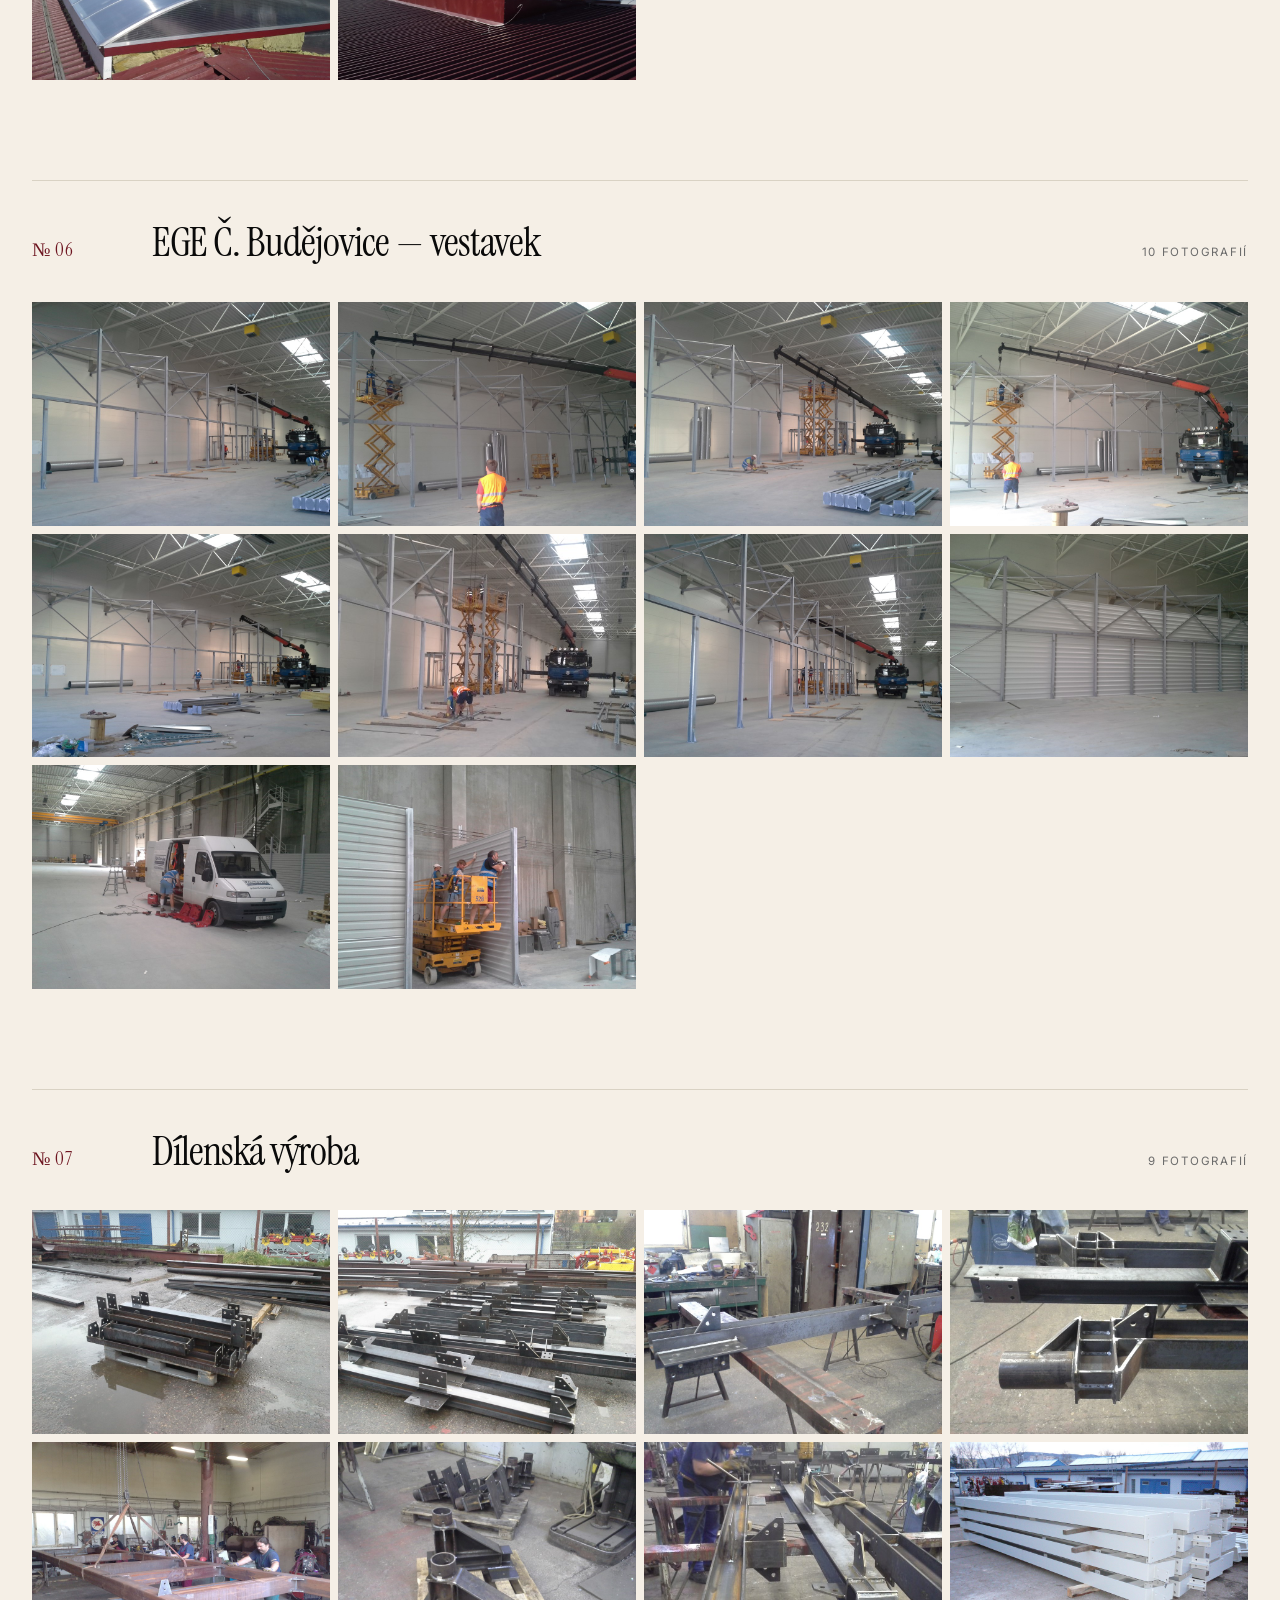
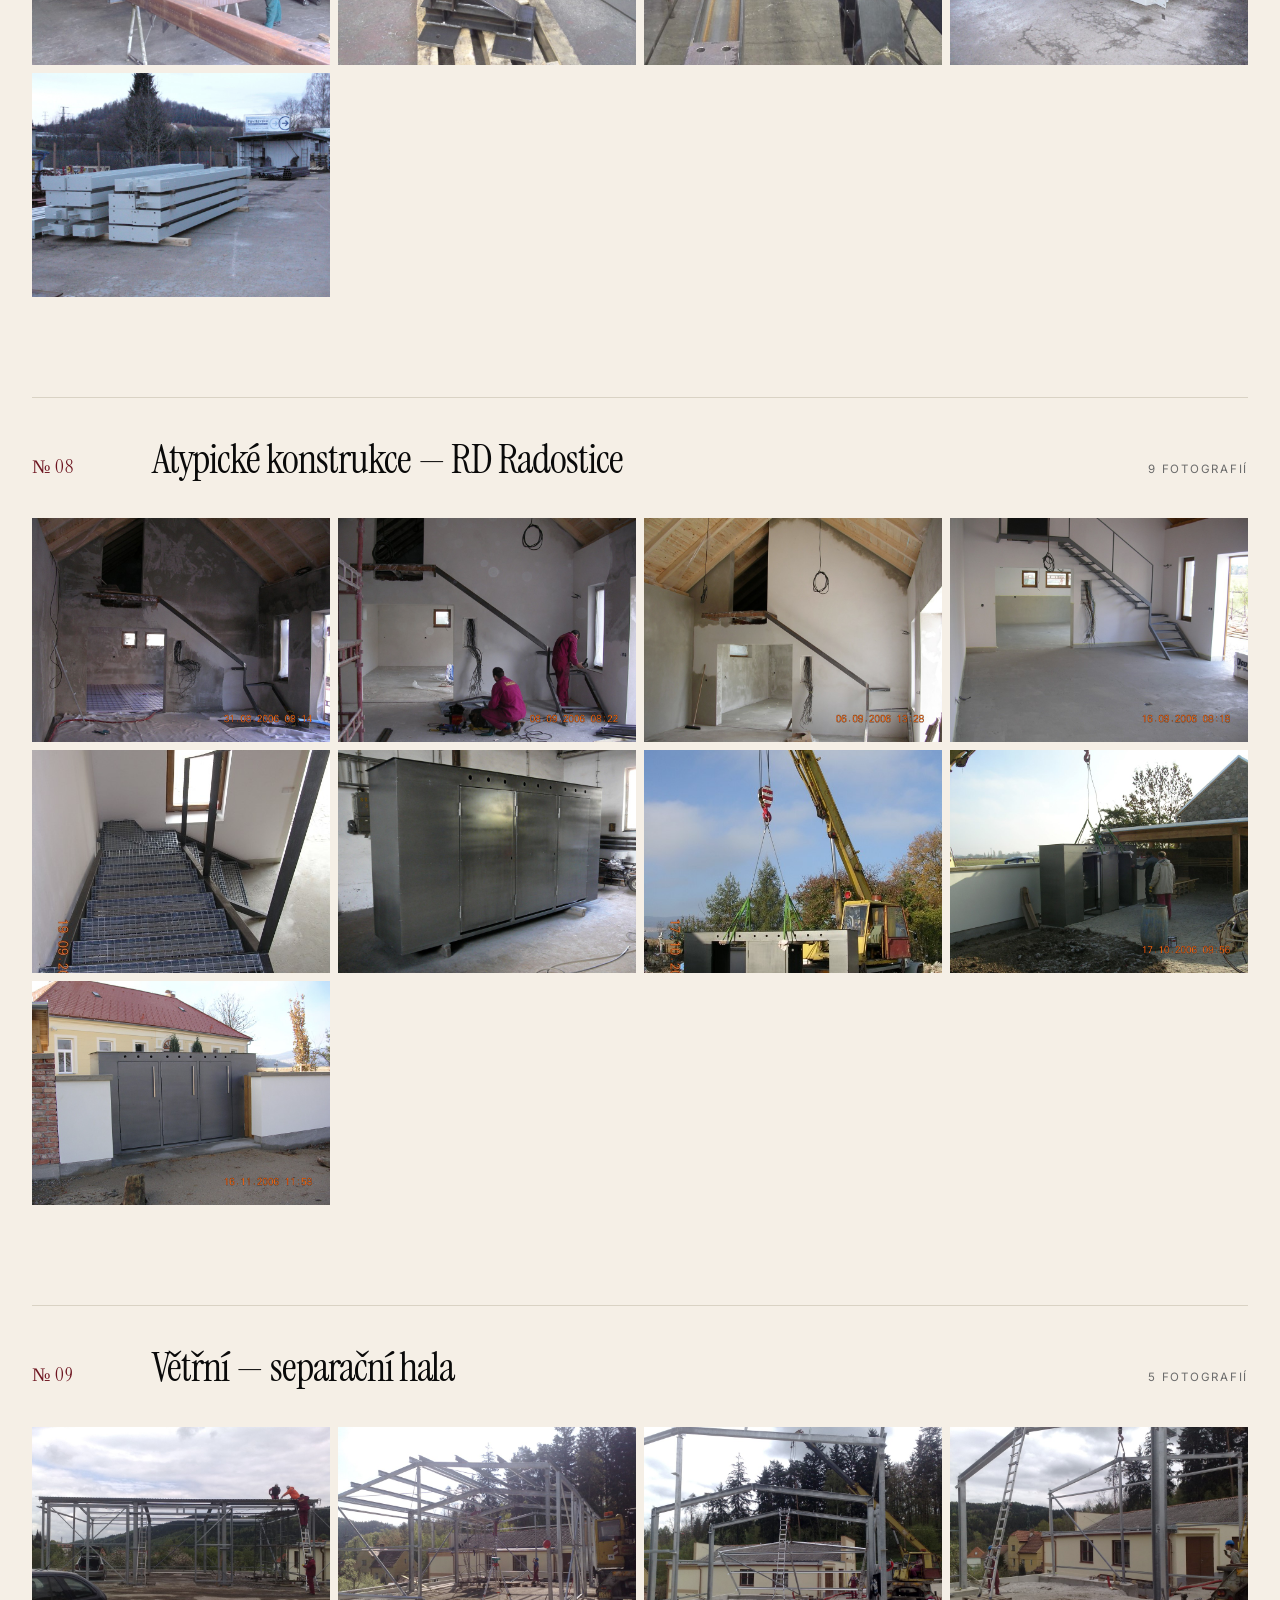
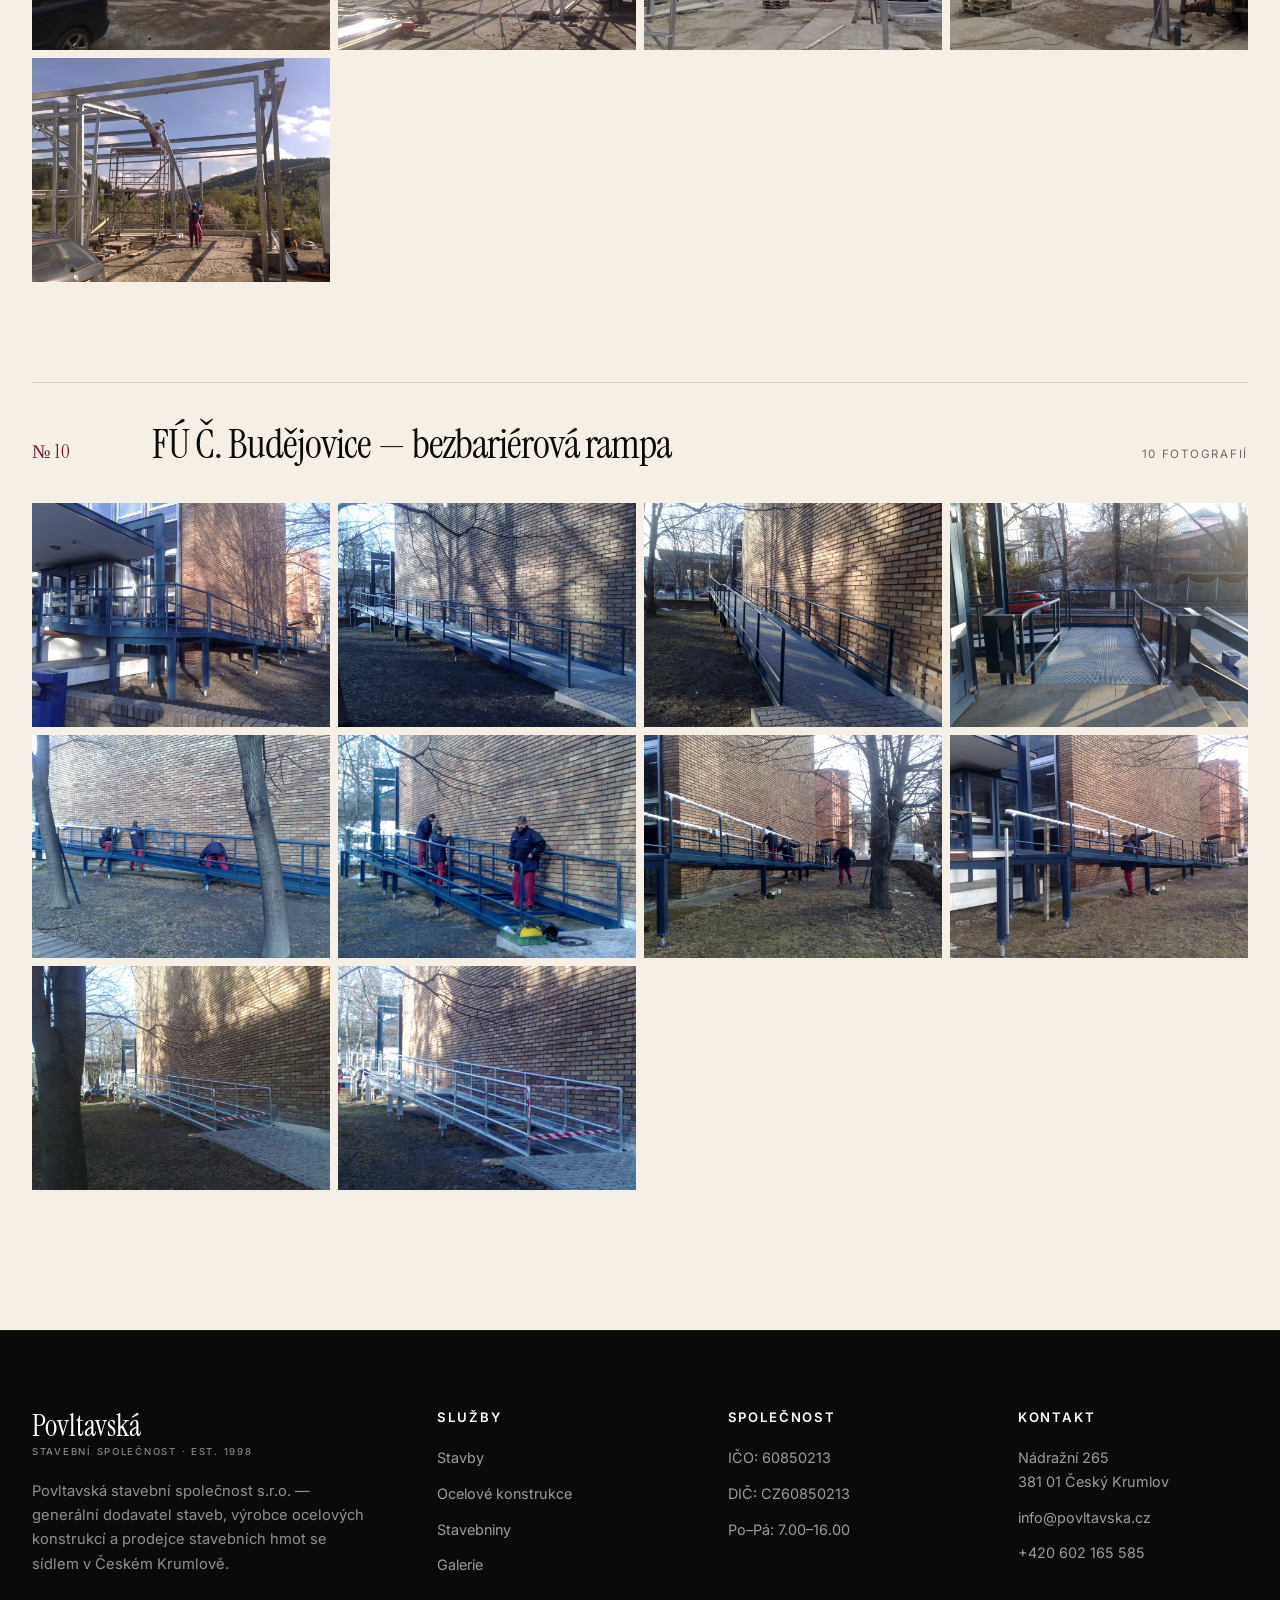
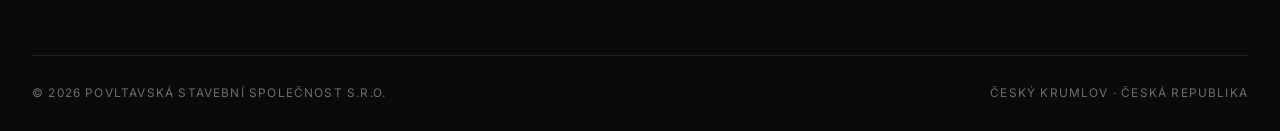
<file: galerie-ocelove.html>
<!doctype html>
<html lang="cs">
<head>
<meta charset="utf-8">
<meta name="viewport" content="width=device-width,initial-scale=1">
<title>Galerie ocelových konstrukcí — Povltavská stavební společnost</title>
<meta name="description" content="Galerie ocelových konstrukcí">
<link rel="preconnect" href="https://fonts.googleapis.com">
<link rel="preconnect" href="https://fonts.gstatic.com" crossorigin>
<link href="https://fonts.googleapis.com/css2?family=Inter:wght@400;500;600;700&family=Instrument+Serif:ital@0;1&family=JetBrains+Mono:wght@400&display=swap" rel="stylesheet">
<link rel="stylesheet" href="styles.css">
<link rel="icon" href="images/logo/logo_stavebni-vin-small-1.png">
</head>
<body data-title-cs="Galerie ocelových konstrukcí — Povltavská stavební společnost" data-title-en="Steel structures gallery — Povltavská stavební společnost">

<div class="top-bar">
  <div class="top-bar-inner">
    <div class="left">
      <span data-i18n="top.address">Nádražní 265, Český Krumlov</span>
      <span class="sep">/</span>
      <a href="mailto:info@povltavska.cz">info@povltavska.cz</a>
      <span class="sep">/</span>
      <a href="tel:+420602165585">+420 602 165 585</a>
    </div>
    <span class="lang-switch">
      <button type="button" data-lang="cs">CZ</button>
      <button type="button" data-lang="en">EN</button>
    </span>
  </div>
</div>

<header class="site-header">
  <div class="header-inner">
    <a class="logo" href="index.html">
      <img src="images/logo/logo_stavebni-vin-small-1.png" alt="Povltavská stavební společnost">
      <span class="logo-text">Povltavská<small>stavební společnost · est. 1998</small></span>
    </a>
    <button class="menu-toggle" aria-label="Menu" aria-expanded="false"><span></span><span></span><span></span></button>
    <nav class="nav" aria-label="Main">
      <a href="index.html" data-i18n="nav.home">Domů</a>
      <a href="stavby.html" data-i18n="nav.stavby">Stavby</a>
      <a href="ocelove-konstrukce.html" data-i18n="nav.ocel">Ocelové konstrukce</a>
      <a href="stavebniny.html" data-i18n="nav.stavebniny">Stavebniny</a>
      <div class="has-sub">
        <a href="galerie.html" class="active" data-i18n="nav.galerie">Galerie</a>
        <div class="sub">
          <a href="galerie-rekonstrukce.html" data-i18n="nav.rekonstrukce">Rekonstrukce</a>
          <a href="galerie-novostavby.html" data-i18n="nav.novostavby">Novostavby</a>
          <a href="galerie-ocelove.html" data-i18n="nav.ocel">Ocelové konstrukce</a>
          <a href="galerie-ostatni.html" data-i18n="nav.ostatni">Ostatní</a>
        </div>
      </div>
      <a href="kontakt.html" data-i18n="nav.kontakt">Kontakt</a>
    </nav>
  </div>
</header>

<section class="page-hero">
  <div class="container">
    <div class="breadcrumbs"><a href="galerie.html" data-i18n="nav.galerie">Galerie</a></div>
    <h1 data-i18n="gal.ocelove">Ocelové konstrukce</h1>
    <p data-i18n="gal.sub">Vybrané projekty z více než dvou desetiletí naší práce.</p>
  </div>
</section>
<section class="section">
  <div class="container">
    <div data-gallery="ocelove"></div>
  </div>
</section>
<footer class="site-footer">
  <div class="footer-grid">
    <div class="footer-brand">
      <span class="logo-text">Povltavská<small>stavební společnost · est. 1998</small></span>
      <p data-i18n="footer.about" style="margin-top:22px">Povltavská stavební společnost s.r.o.</p>
    </div>
    <div>
      <h4 data-i18n="footer.services">Služby</h4>
      <ul>
        <li><a href="stavby.html" data-i18n="nav.stavby">Stavby</a></li>
        <li><a href="ocelove-konstrukce.html" data-i18n="nav.ocel">Ocelové konstrukce</a></li>
        <li><a href="stavebniny.html" data-i18n="nav.stavebniny">Stavebniny</a></li>
        <li><a href="galerie.html" data-i18n="nav.galerie">Galerie</a></li>
      </ul>
    </div>
    <div>
      <h4 data-i18n="footer.company">Společnost</h4>
      <ul>
        <li>IČO: 60850213</li>
        <li>DIČ: CZ60850213</li>
        <li data-i18n="footer.hours">Po–Pá: 7.00–16.00</li>
      </ul>
    </div>
    <div>
      <h4 data-i18n="footer.contact">Kontakt</h4>
      <ul>
        <li>Nádražní 265<br>381 01 Český Krumlov</li>
        <li><a href="mailto:info@povltavska.cz">info@povltavska.cz</a></li>
        <li><a href="tel:+420602165585">+420 602 165 585</a></li>
      </ul>
    </div>
  </div>
  <div class="footer-bottom">
    <span>© <span id="year"></span> Povltavská stavební společnost s.r.o.</span>
    <span>Český Krumlov · Česká republika</span>
  </div>
</footer>

<script>document.getElementById("year").textContent = new Date().getFullYear();</script>
<script src="i18n.js"></script>
<script src="galleries.js"></script>
<script src="script.js"></script>
</body>
</html>
</file>
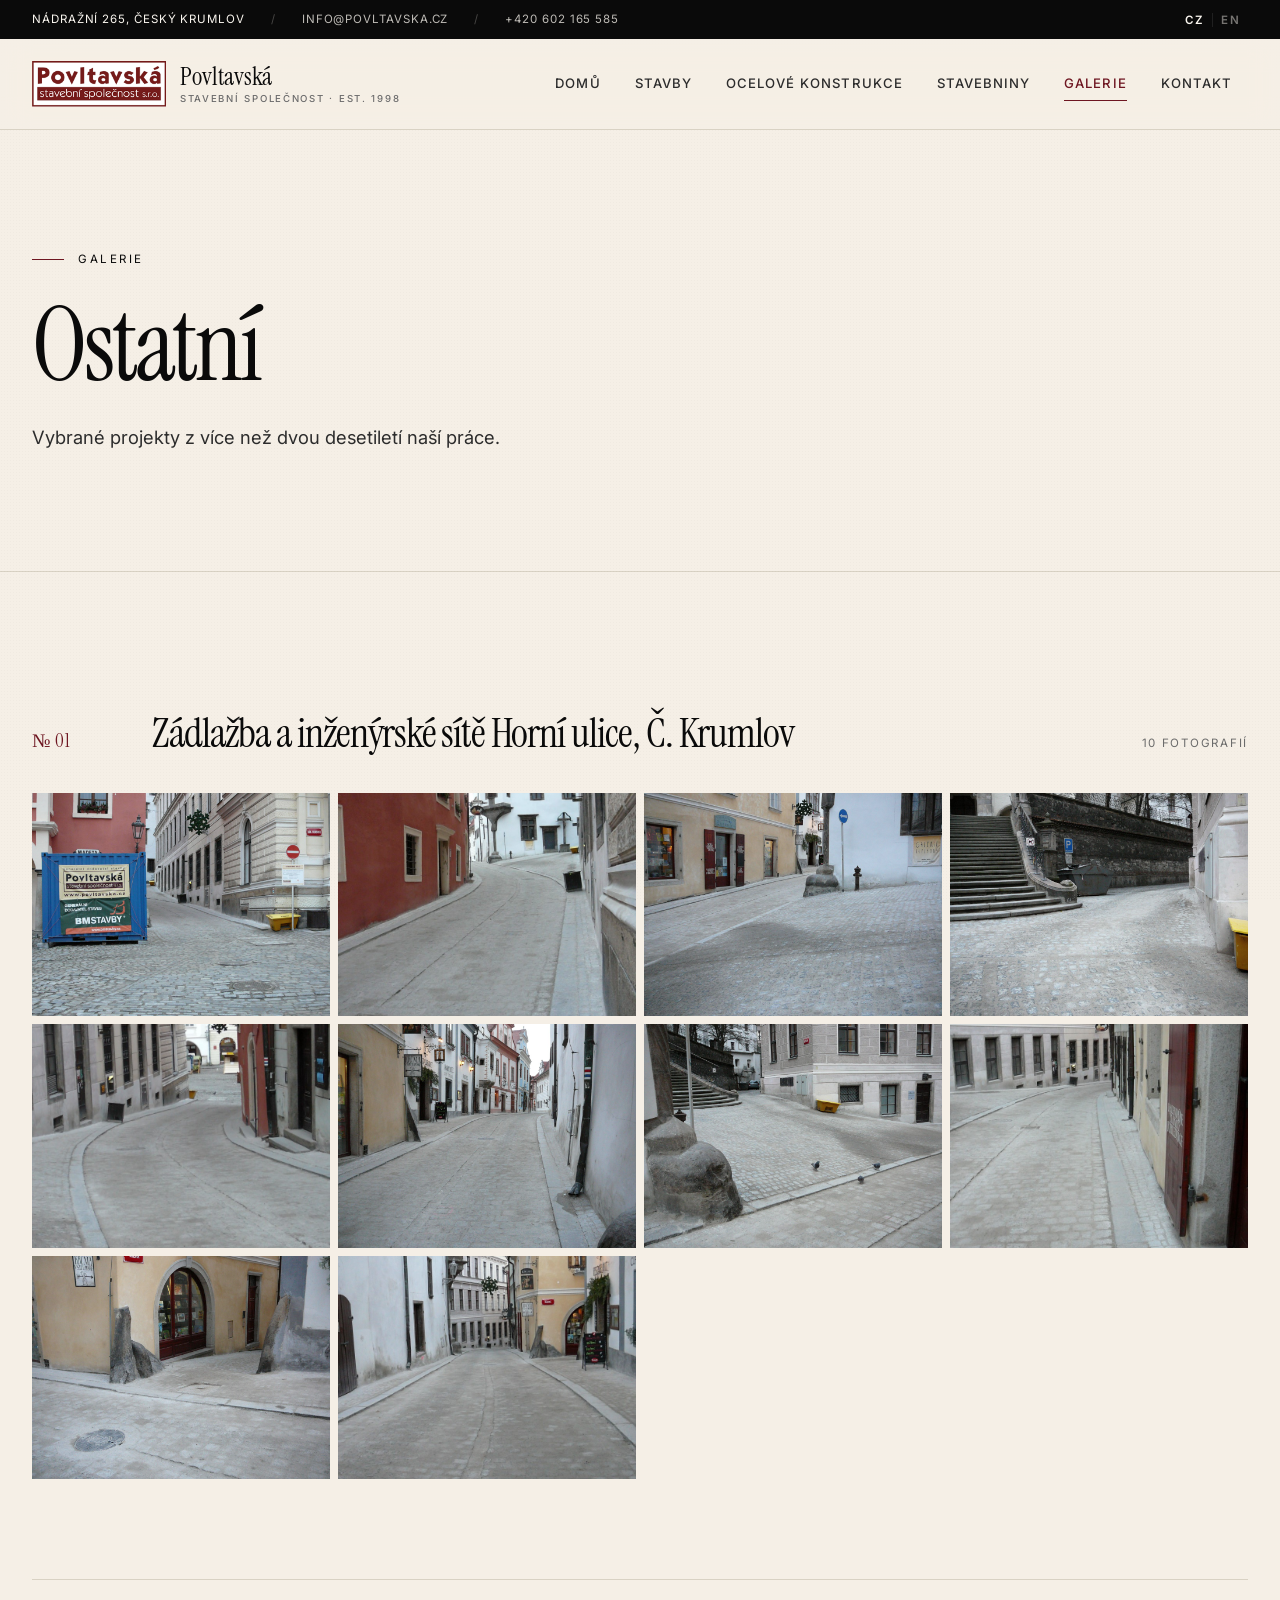
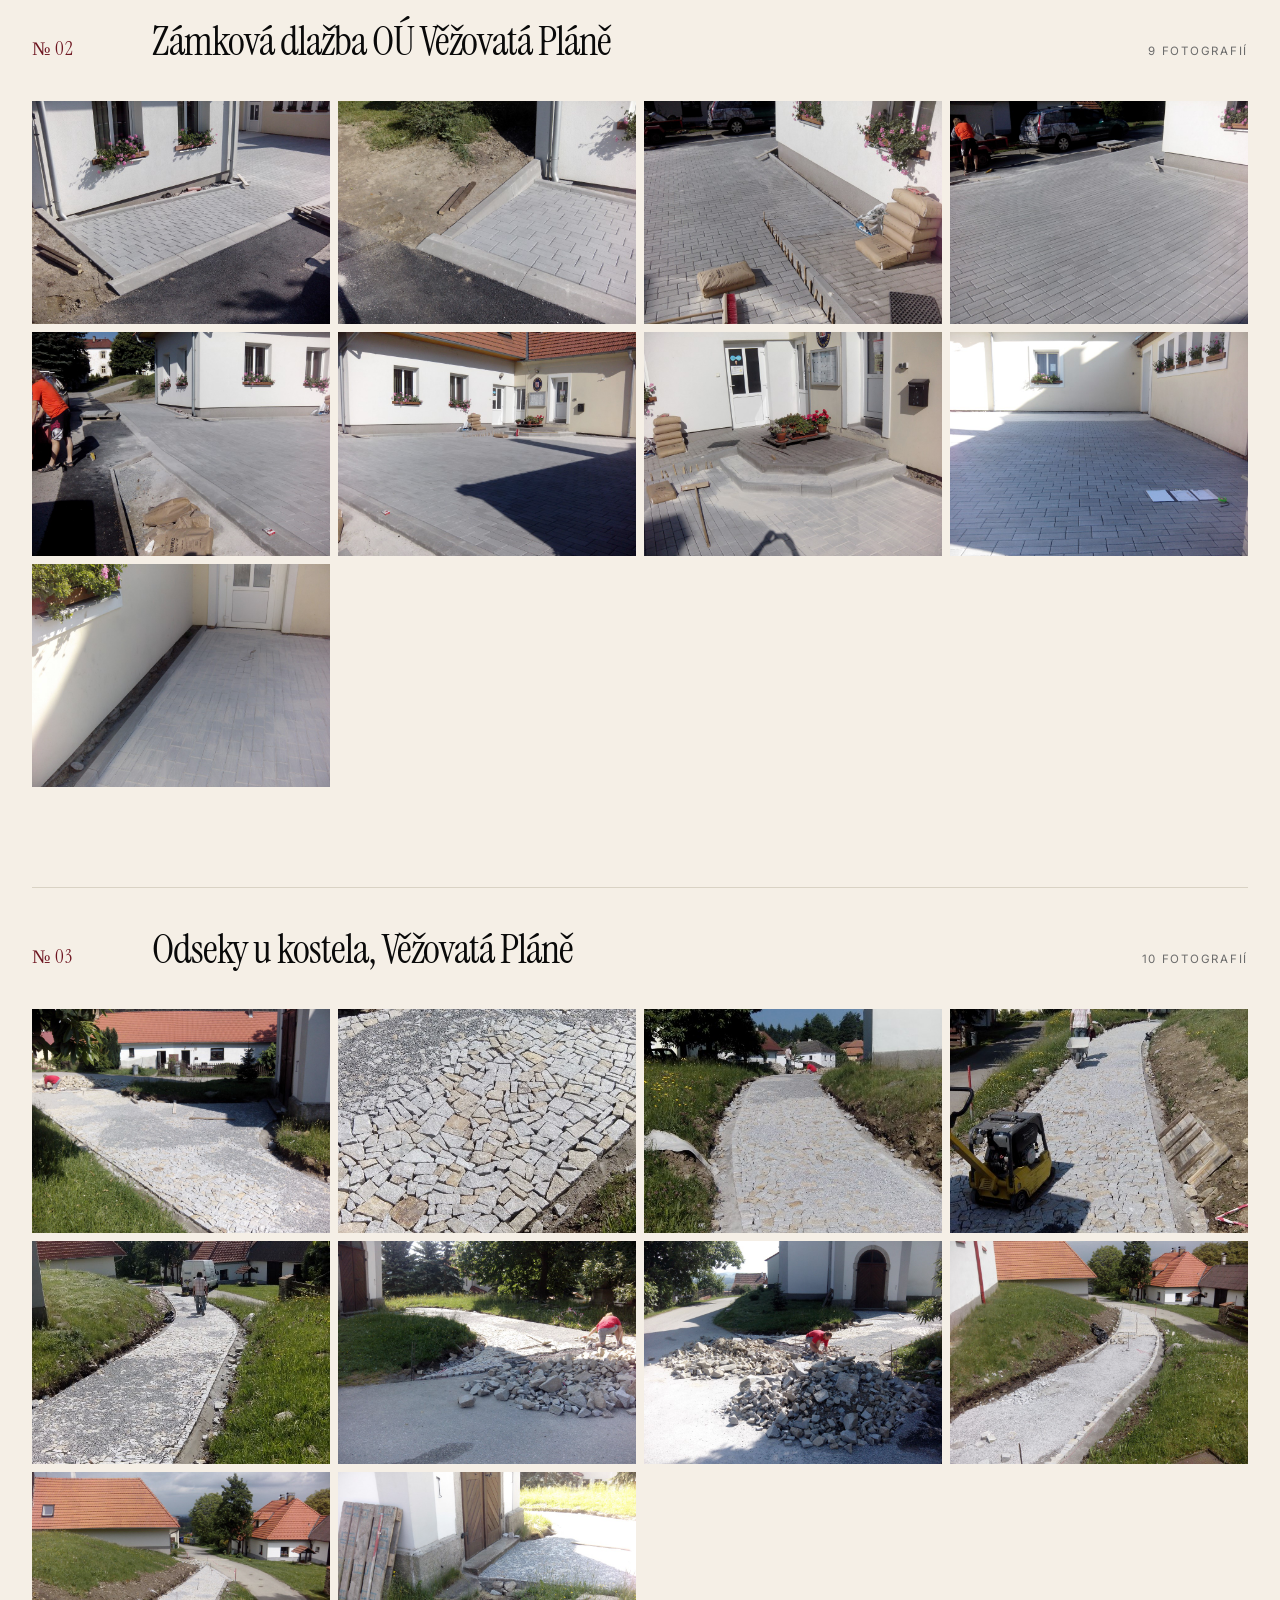
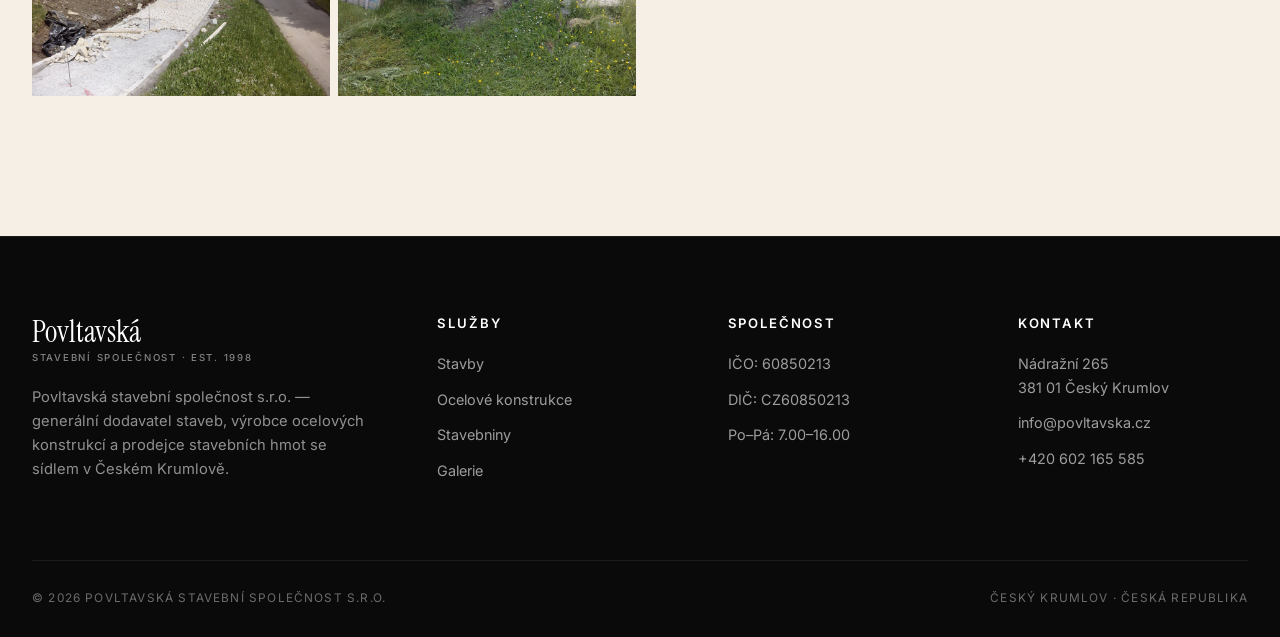
<file: galerie-ostatni.html>
<!doctype html>
<html lang="cs">
<head>
<meta charset="utf-8">
<meta name="viewport" content="width=device-width,initial-scale=1">
<title>Galerie — ostatní — Povltavská stavební společnost</title>
<meta name="description" content="Galerie — ostatní">
<link rel="preconnect" href="https://fonts.googleapis.com">
<link rel="preconnect" href="https://fonts.gstatic.com" crossorigin>
<link href="https://fonts.googleapis.com/css2?family=Inter:wght@400;500;600;700&family=Instrument+Serif:ital@0;1&family=JetBrains+Mono:wght@400&display=swap" rel="stylesheet">
<link rel="stylesheet" href="styles.css">
<link rel="icon" href="images/logo/logo_stavebni-vin-small-1.png">
</head>
<body data-title-cs="Galerie — ostatní — Povltavská stavební společnost" data-title-en="Other projects gallery — Povltavská stavební společnost">

<div class="top-bar">
  <div class="top-bar-inner">
    <div class="left">
      <span data-i18n="top.address">Nádražní 265, Český Krumlov</span>
      <span class="sep">/</span>
      <a href="mailto:info@povltavska.cz">info@povltavska.cz</a>
      <span class="sep">/</span>
      <a href="tel:+420602165585">+420 602 165 585</a>
    </div>
    <span class="lang-switch">
      <button type="button" data-lang="cs">CZ</button>
      <button type="button" data-lang="en">EN</button>
    </span>
  </div>
</div>

<header class="site-header">
  <div class="header-inner">
    <a class="logo" href="index.html">
      <img src="images/logo/logo_stavebni-vin-small-1.png" alt="Povltavská stavební společnost">
      <span class="logo-text">Povltavská<small>stavební společnost · est. 1998</small></span>
    </a>
    <button class="menu-toggle" aria-label="Menu" aria-expanded="false"><span></span><span></span><span></span></button>
    <nav class="nav" aria-label="Main">
      <a href="index.html" data-i18n="nav.home">Domů</a>
      <a href="stavby.html" data-i18n="nav.stavby">Stavby</a>
      <a href="ocelove-konstrukce.html" data-i18n="nav.ocel">Ocelové konstrukce</a>
      <a href="stavebniny.html" data-i18n="nav.stavebniny">Stavebniny</a>
      <div class="has-sub">
        <a href="galerie.html" class="active" data-i18n="nav.galerie">Galerie</a>
        <div class="sub">
          <a href="galerie-rekonstrukce.html" data-i18n="nav.rekonstrukce">Rekonstrukce</a>
          <a href="galerie-novostavby.html" data-i18n="nav.novostavby">Novostavby</a>
          <a href="galerie-ocelove.html" data-i18n="nav.ocel">Ocelové konstrukce</a>
          <a href="galerie-ostatni.html" data-i18n="nav.ostatni">Ostatní</a>
        </div>
      </div>
      <a href="kontakt.html" data-i18n="nav.kontakt">Kontakt</a>
    </nav>
  </div>
</header>

<section class="page-hero">
  <div class="container">
    <div class="breadcrumbs"><a href="galerie.html" data-i18n="nav.galerie">Galerie</a></div>
    <h1 data-i18n="gal.ostatni">Ostatní</h1>
    <p data-i18n="gal.sub">Vybrané projekty z více než dvou desetiletí naší práce.</p>
  </div>
</section>
<section class="section">
  <div class="container">
    <div data-gallery="ostatni"></div>
  </div>
</section>
<footer class="site-footer">
  <div class="footer-grid">
    <div class="footer-brand">
      <span class="logo-text">Povltavská<small>stavební společnost · est. 1998</small></span>
      <p data-i18n="footer.about" style="margin-top:22px">Povltavská stavební společnost s.r.o.</p>
    </div>
    <div>
      <h4 data-i18n="footer.services">Služby</h4>
      <ul>
        <li><a href="stavby.html" data-i18n="nav.stavby">Stavby</a></li>
        <li><a href="ocelove-konstrukce.html" data-i18n="nav.ocel">Ocelové konstrukce</a></li>
        <li><a href="stavebniny.html" data-i18n="nav.stavebniny">Stavebniny</a></li>
        <li><a href="galerie.html" data-i18n="nav.galerie">Galerie</a></li>
      </ul>
    </div>
    <div>
      <h4 data-i18n="footer.company">Společnost</h4>
      <ul>
        <li>IČO: 60850213</li>
        <li>DIČ: CZ60850213</li>
        <li data-i18n="footer.hours">Po–Pá: 7.00–16.00</li>
      </ul>
    </div>
    <div>
      <h4 data-i18n="footer.contact">Kontakt</h4>
      <ul>
        <li>Nádražní 265<br>381 01 Český Krumlov</li>
        <li><a href="mailto:info@povltavska.cz">info@povltavska.cz</a></li>
        <li><a href="tel:+420602165585">+420 602 165 585</a></li>
      </ul>
    </div>
  </div>
  <div class="footer-bottom">
    <span>© <span id="year"></span> Povltavská stavební společnost s.r.o.</span>
    <span>Český Krumlov · Česká republika</span>
  </div>
</footer>

<script>document.getElementById("year").textContent = new Date().getFullYear();</script>
<script src="i18n.js"></script>
<script src="galleries.js"></script>
<script src="script.js"></script>
</body>
</html>
</file>
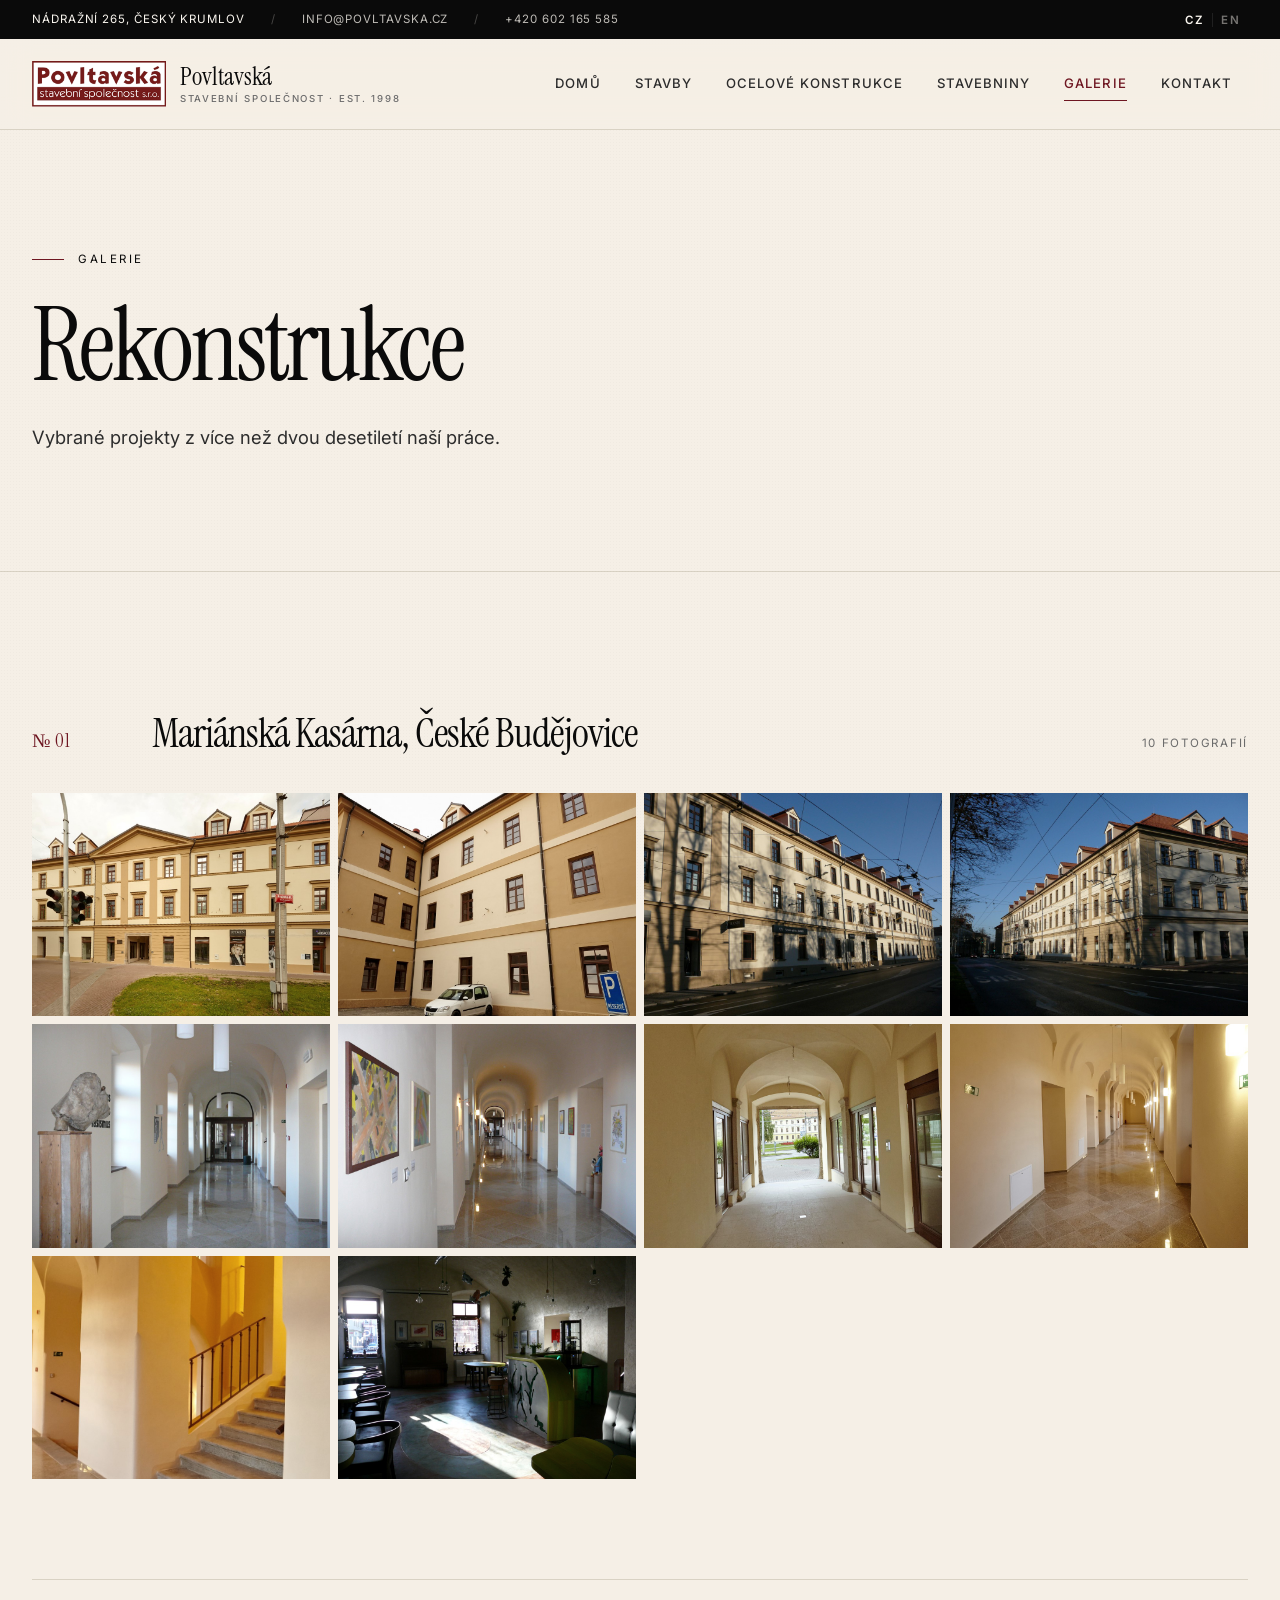
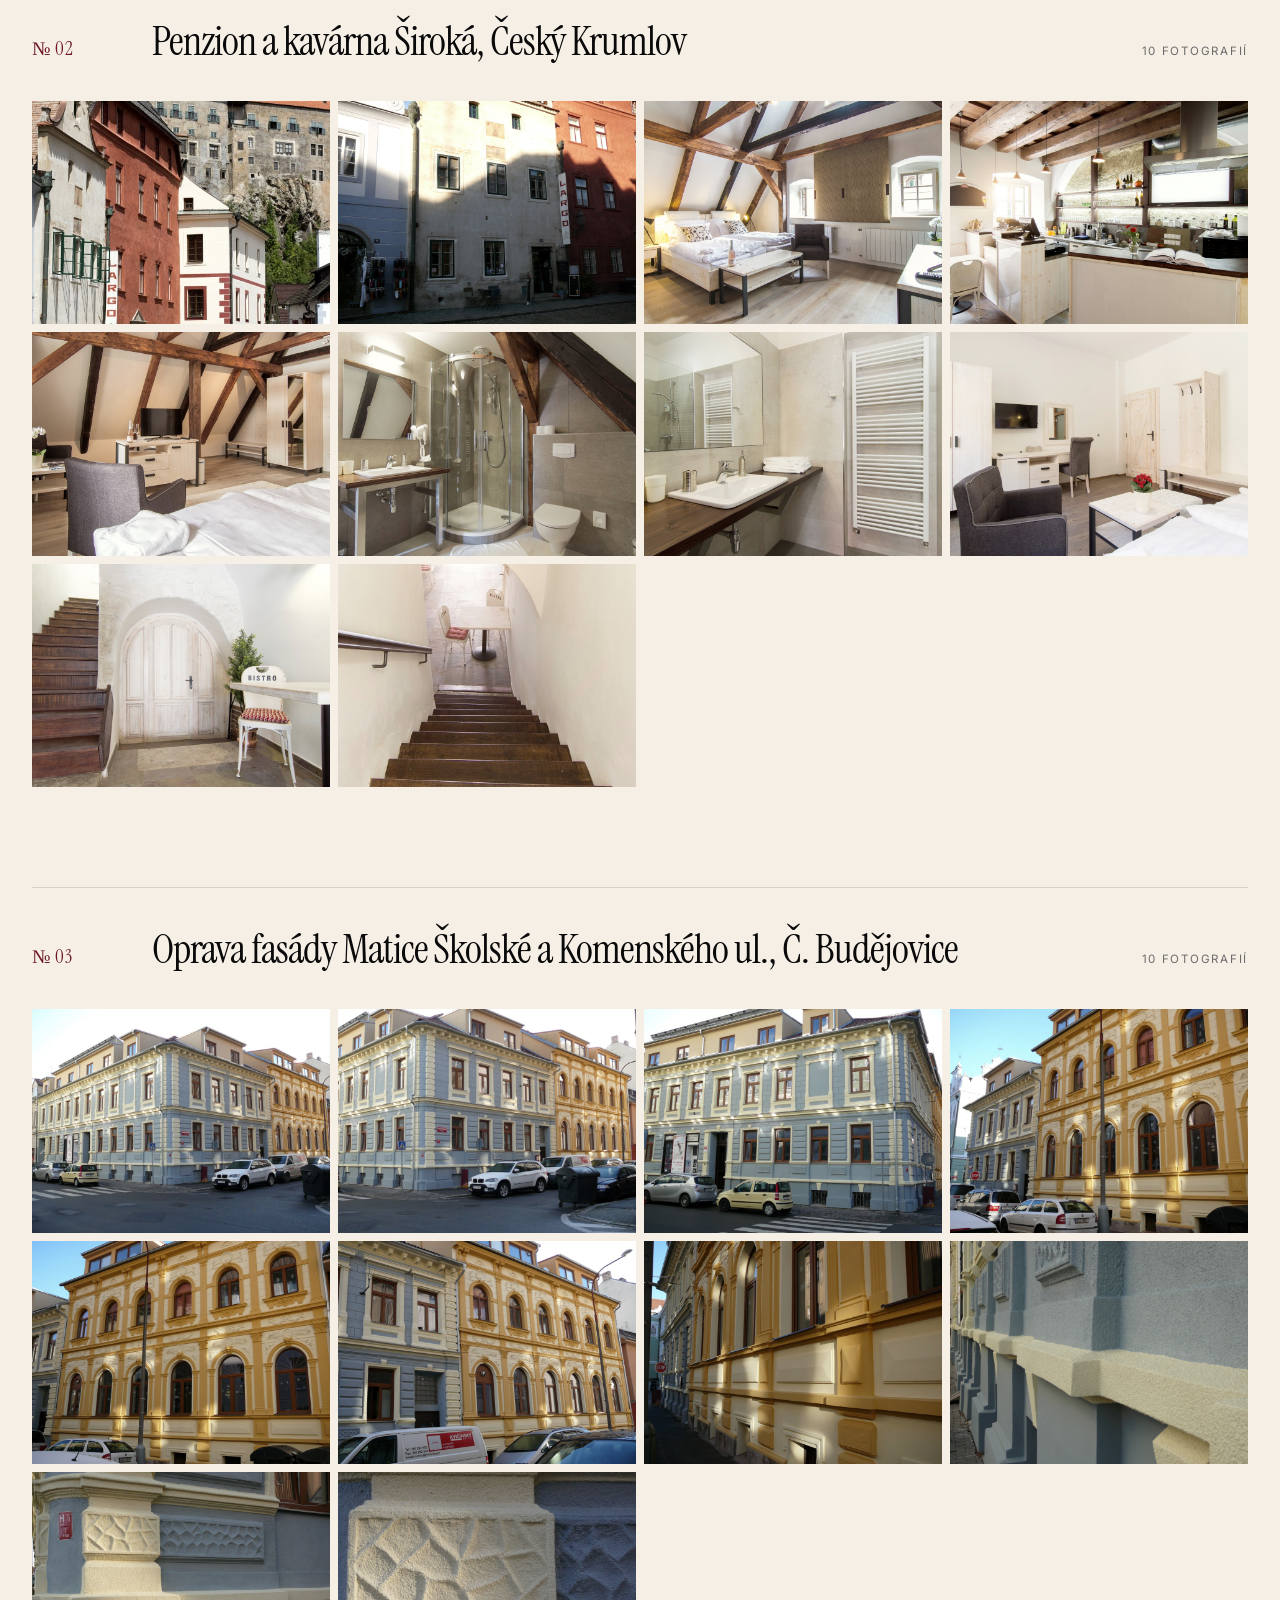
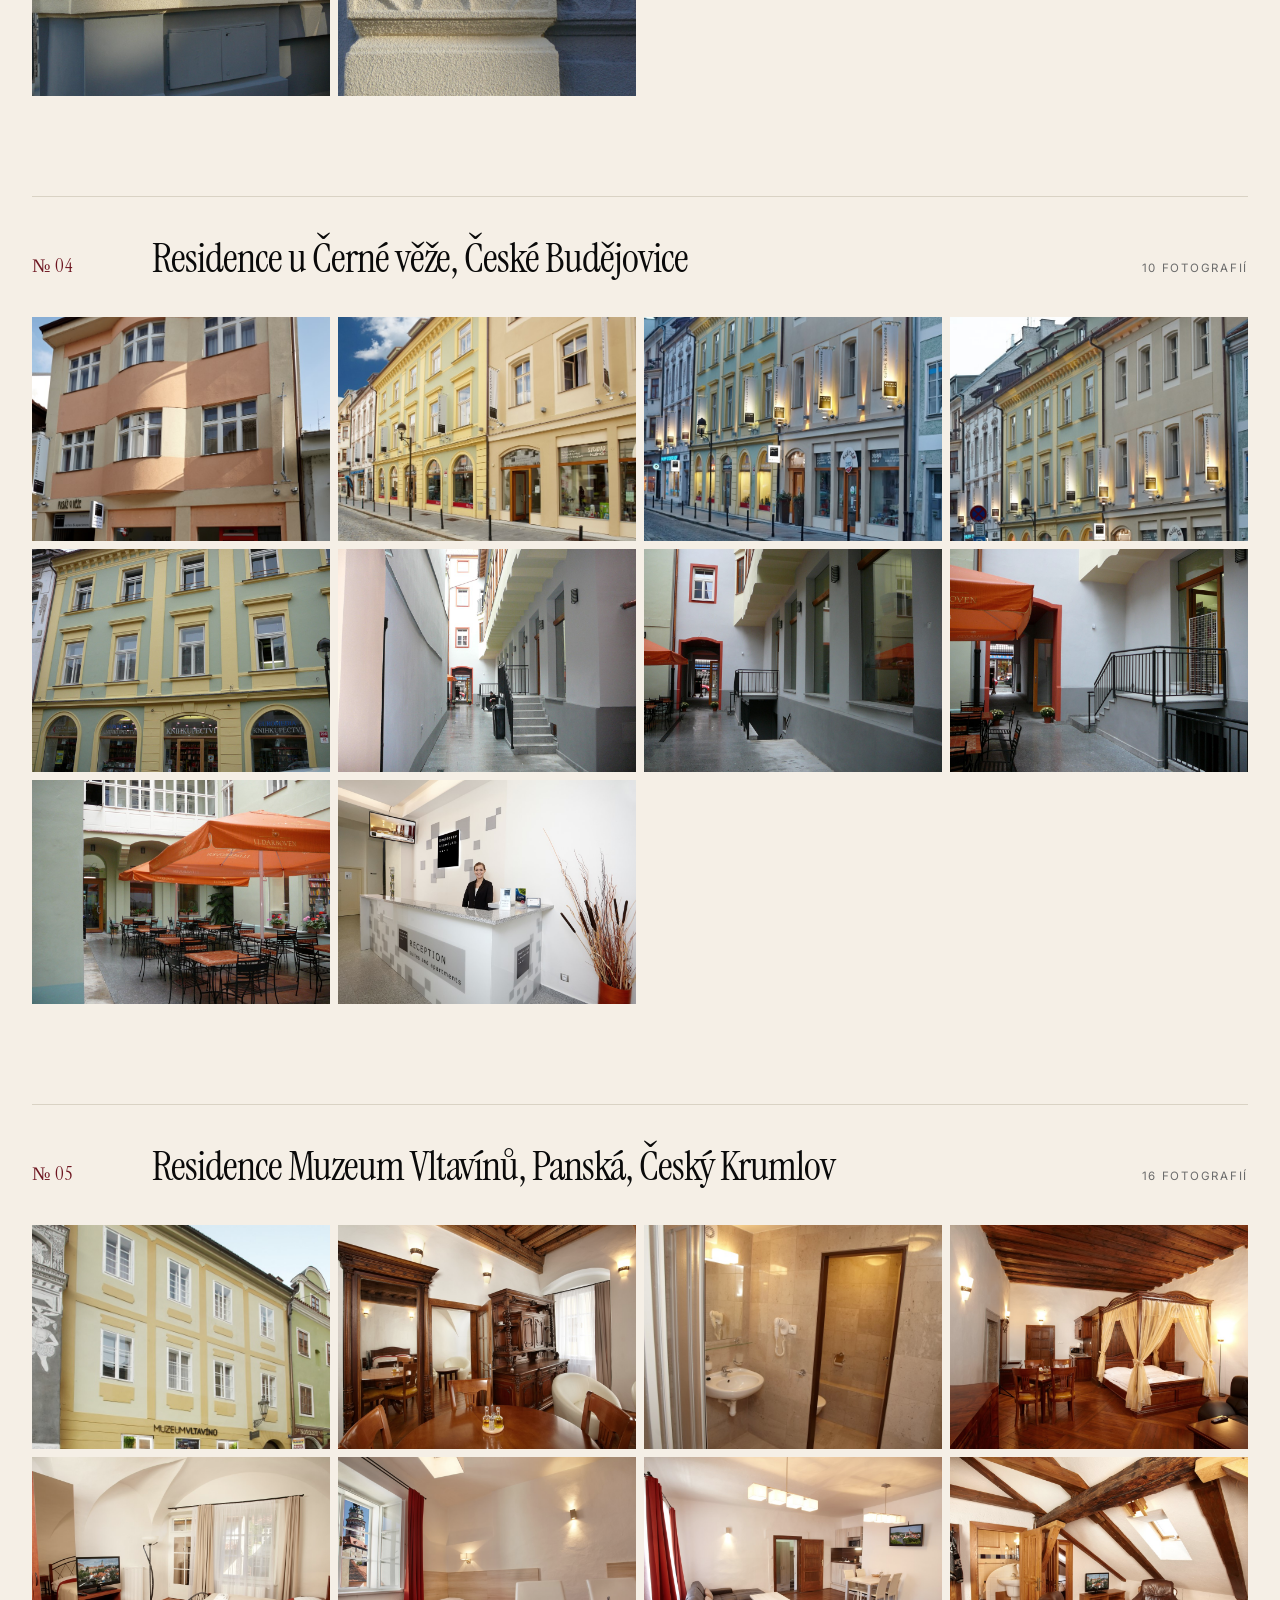
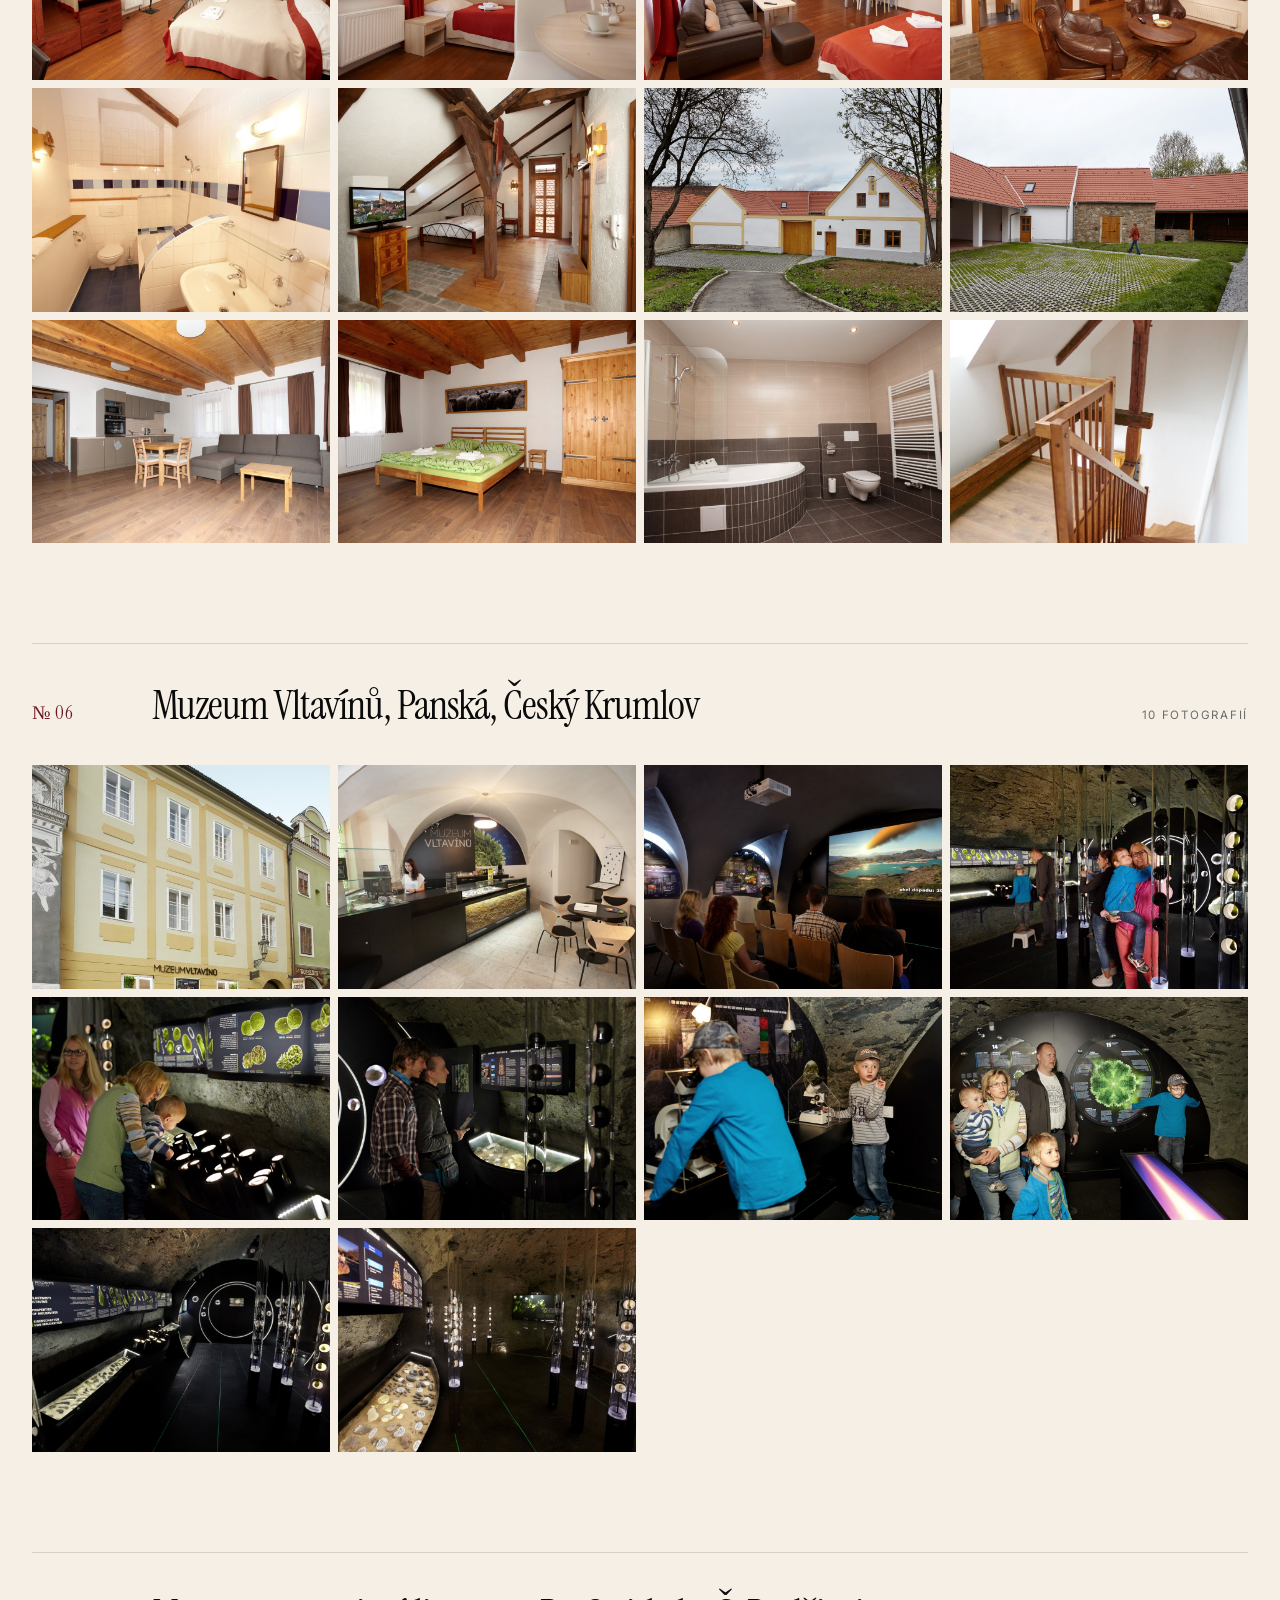
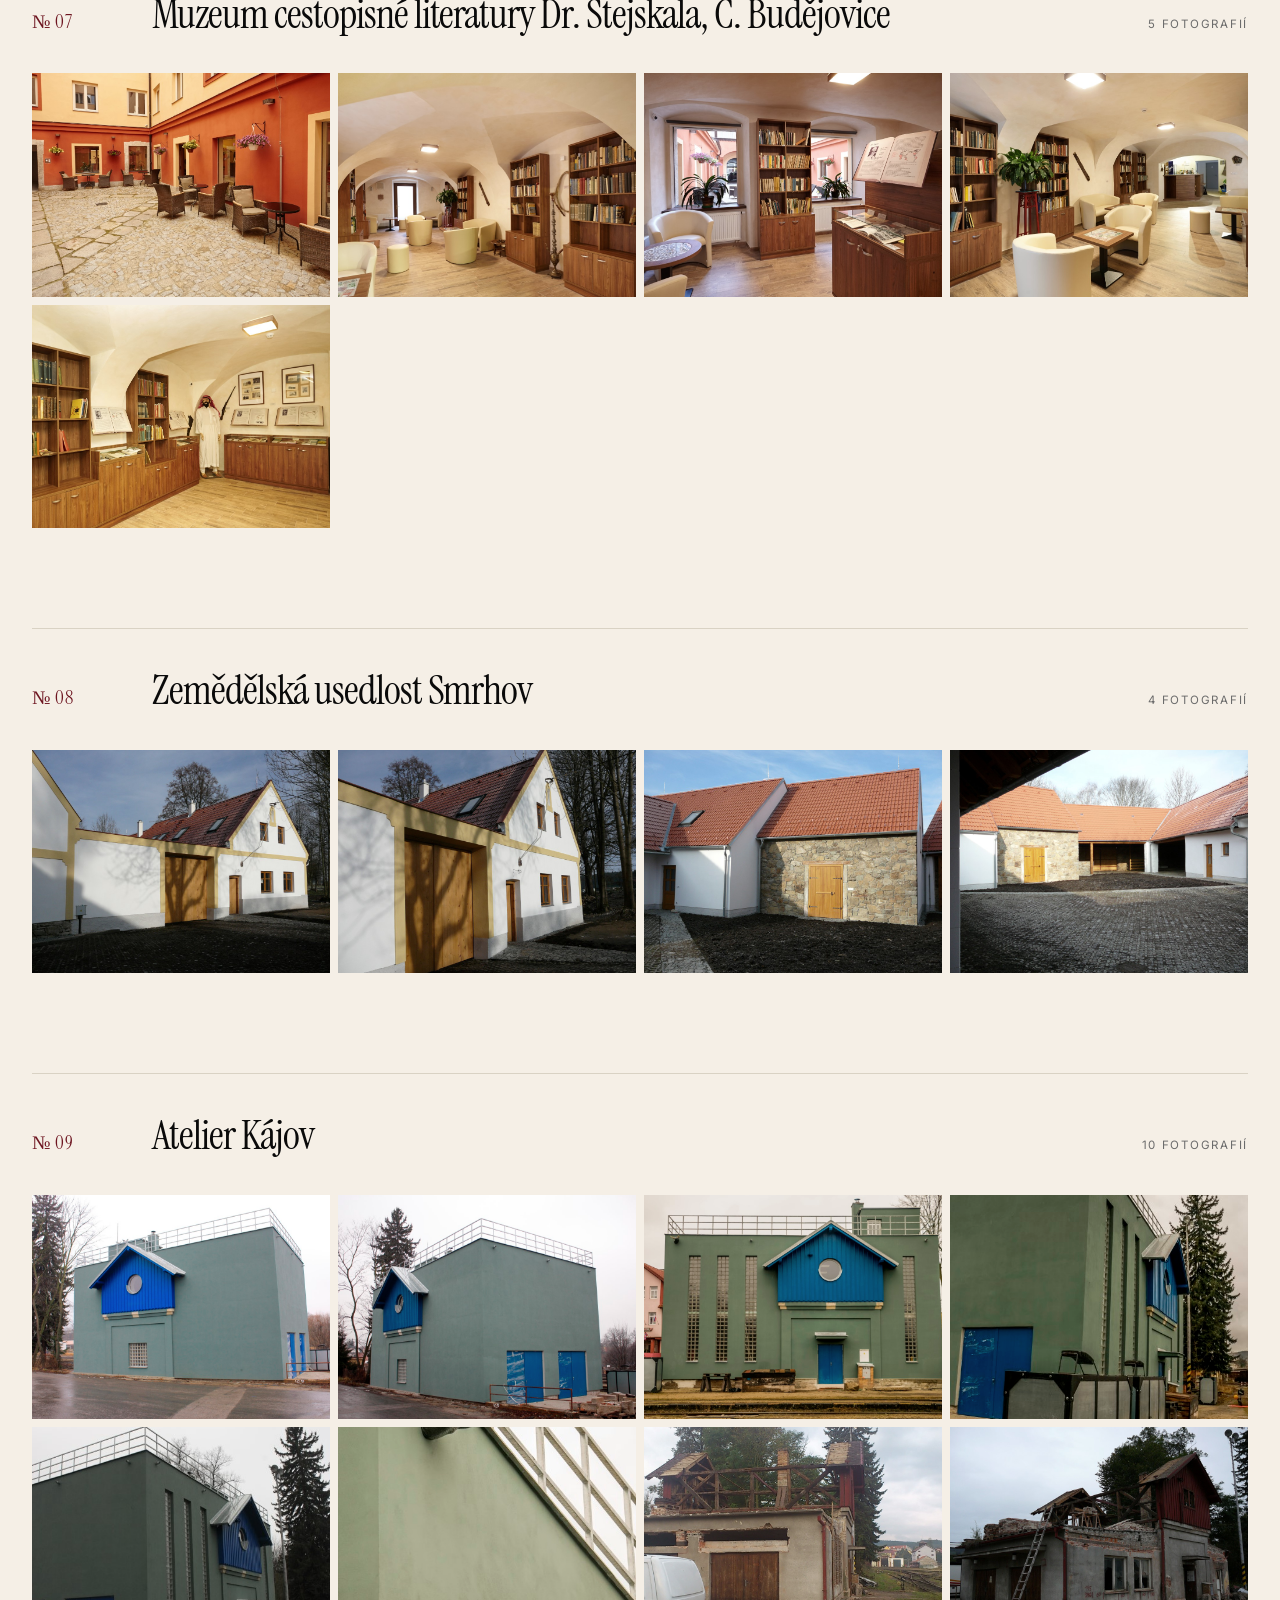
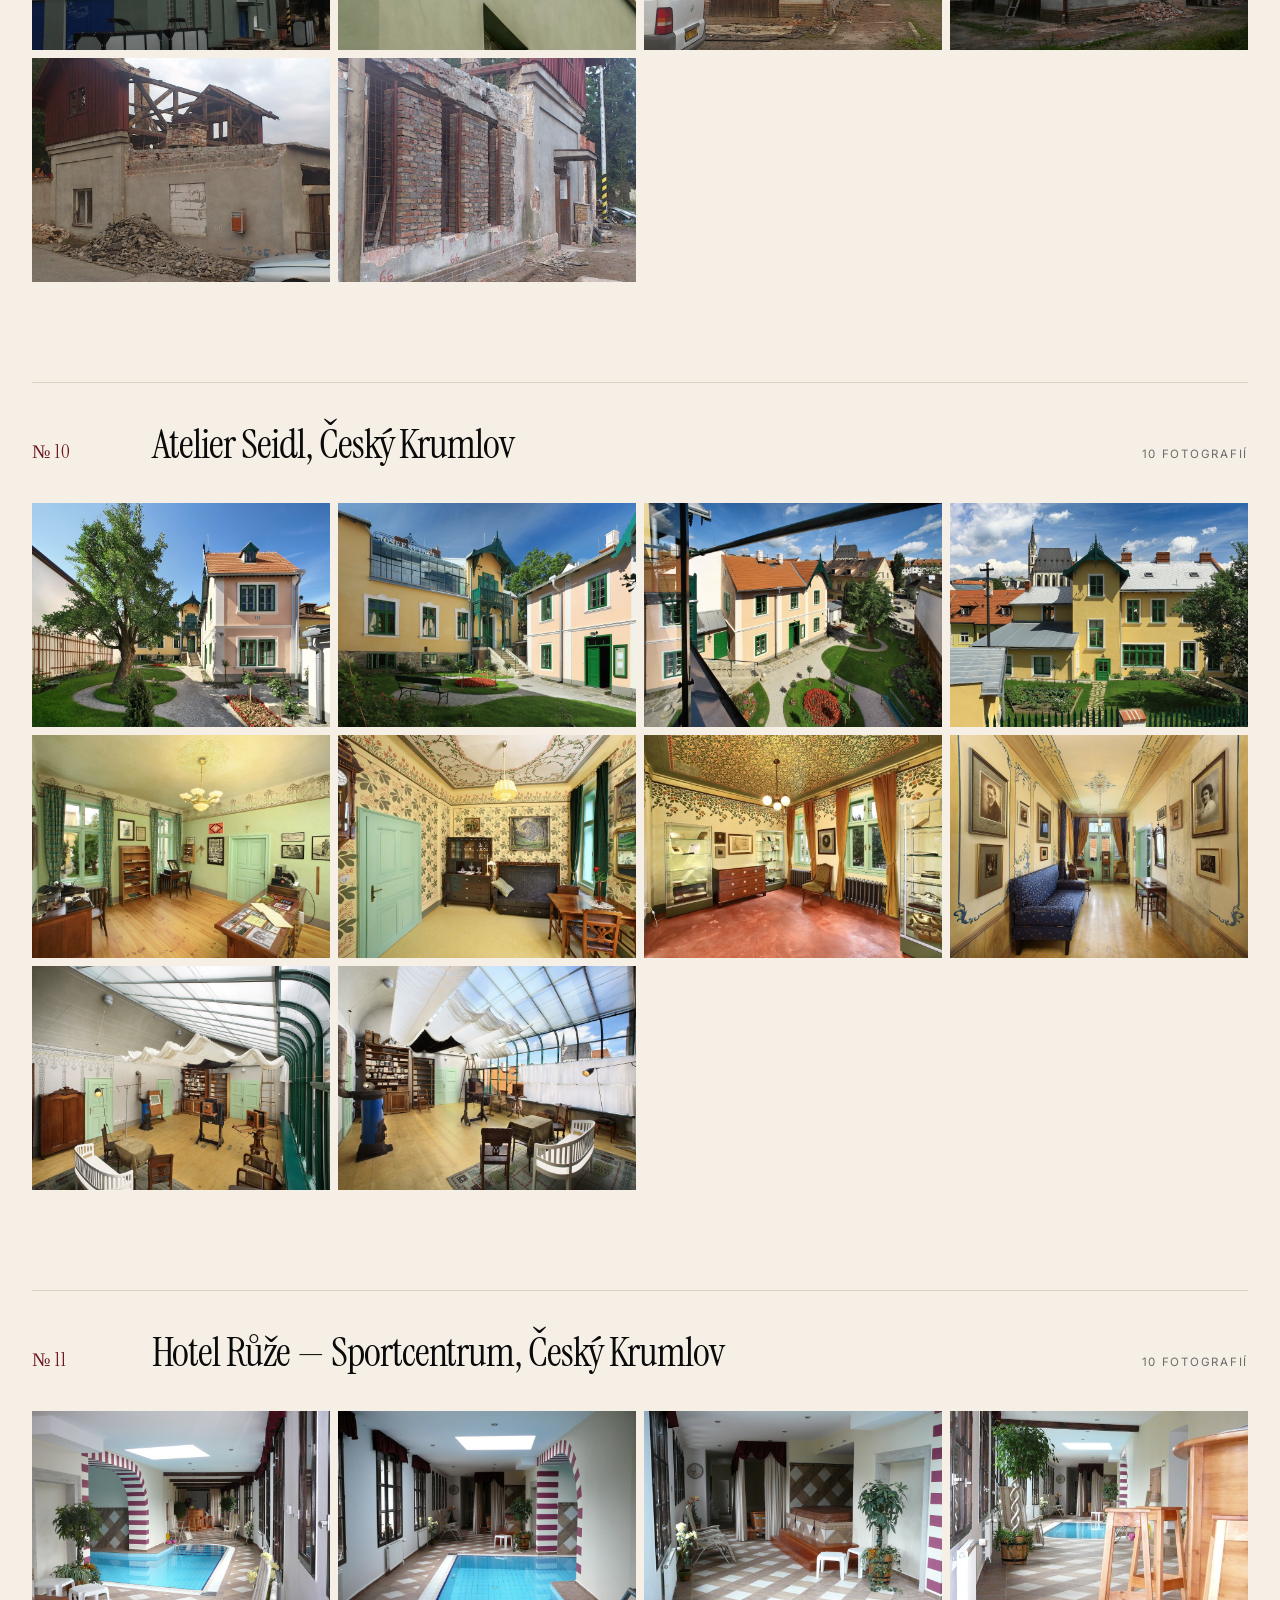
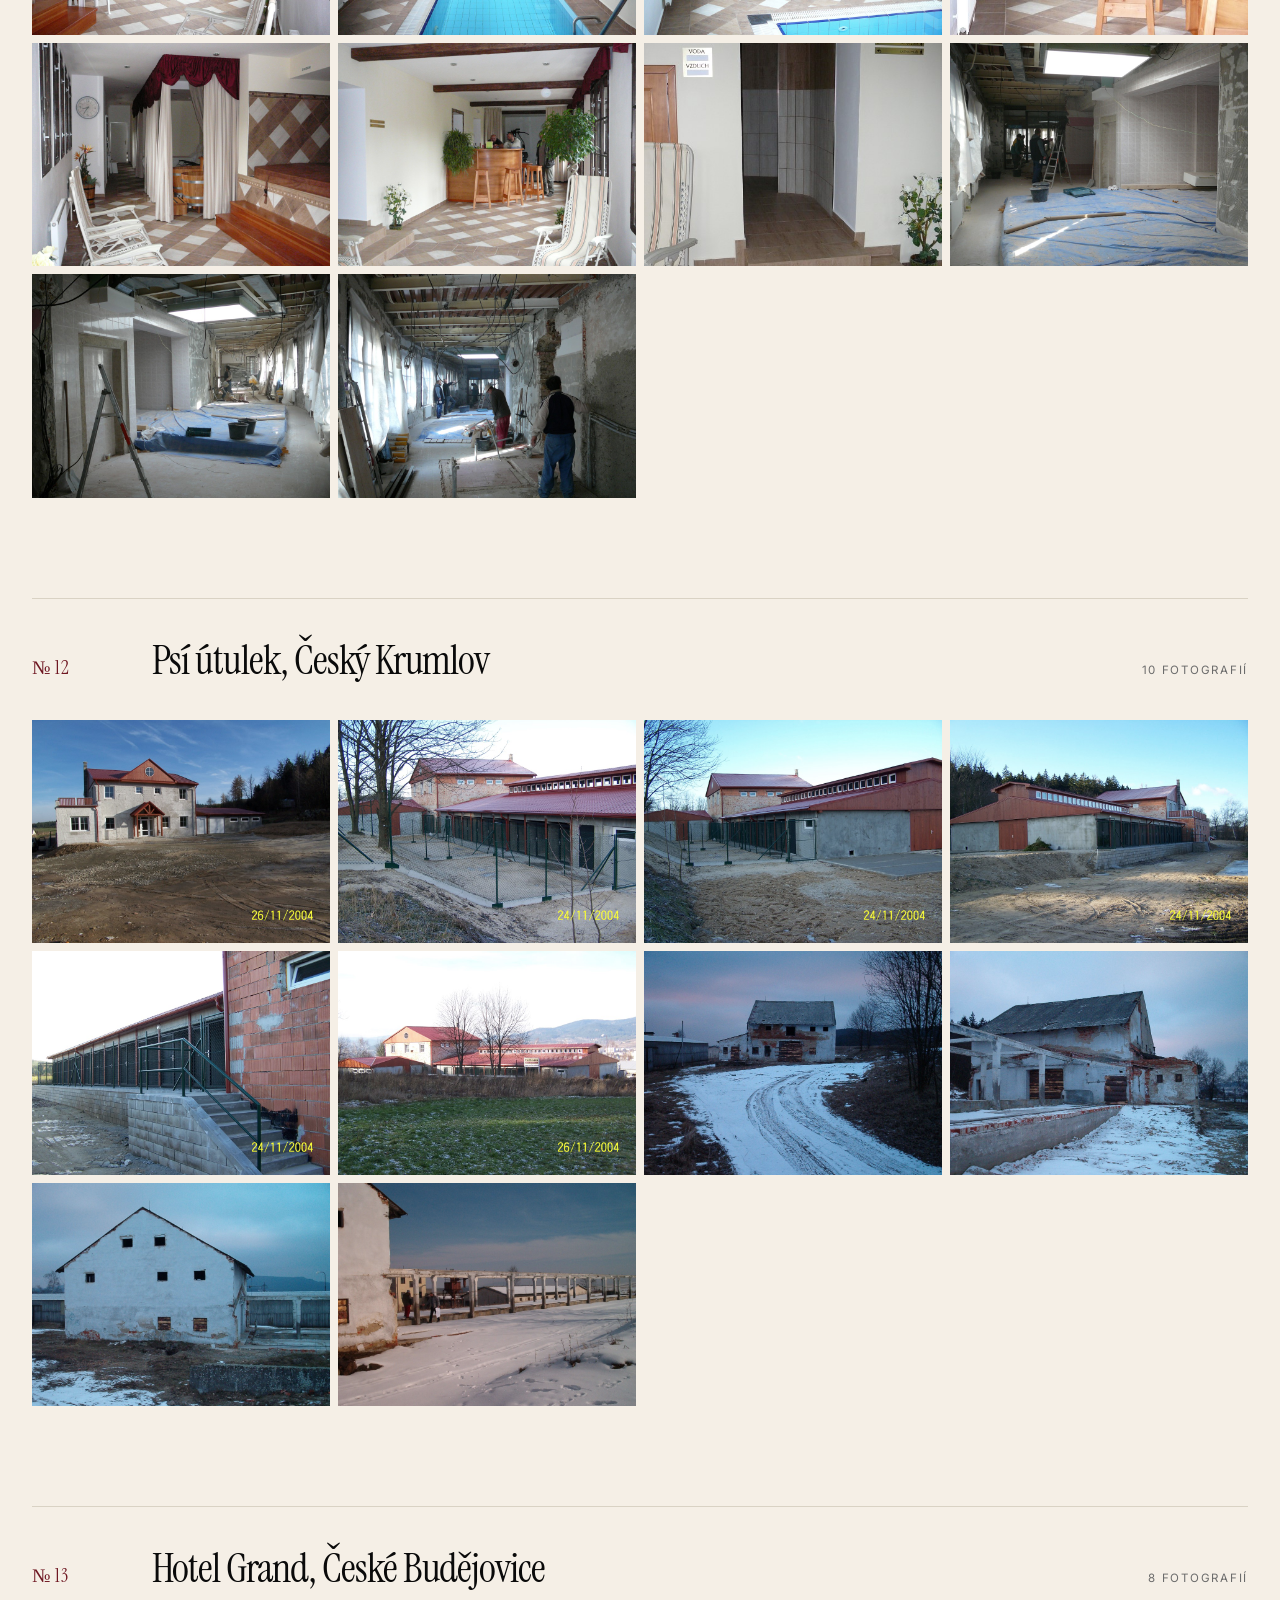
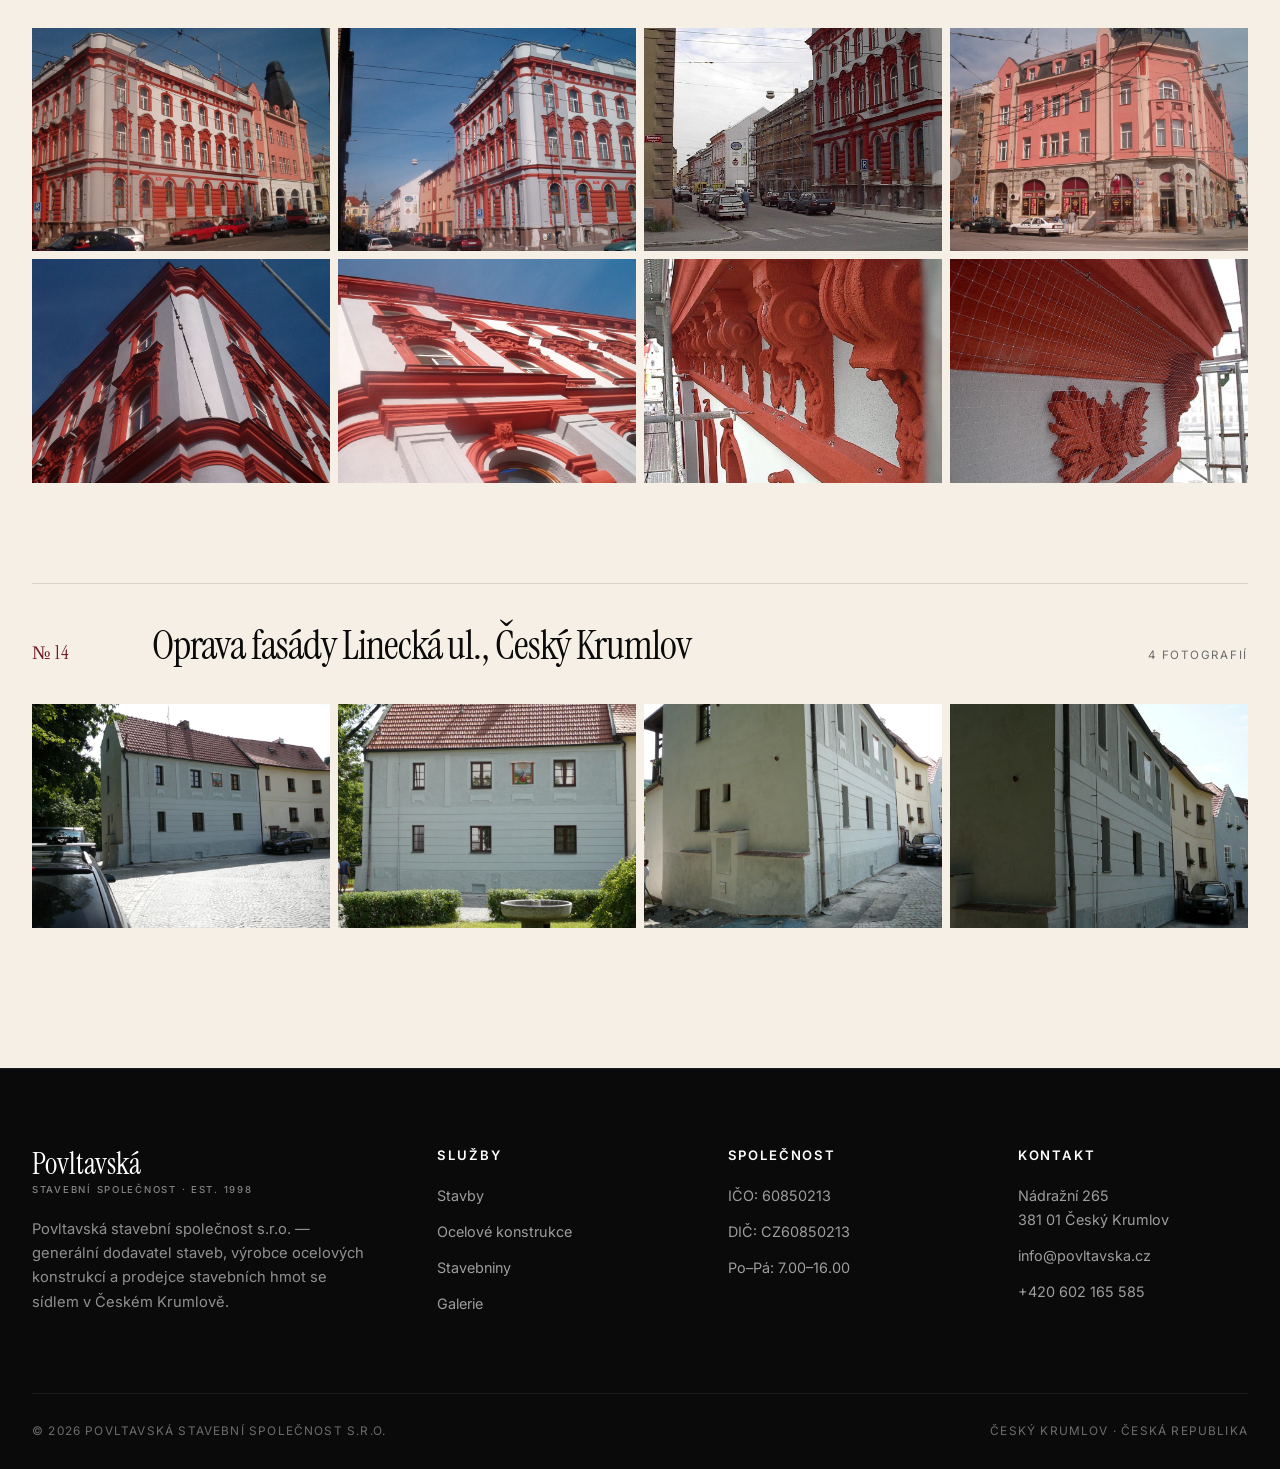
<file: galerie-rekonstrukce.html>
<!doctype html>
<html lang="cs">
<head>
<meta charset="utf-8">
<meta name="viewport" content="width=device-width,initial-scale=1">
<title>Galerie rekonstrukcí — Povltavská stavební společnost</title>
<meta name="description" content="Galerie rekonstrukcí">
<link rel="preconnect" href="https://fonts.googleapis.com">
<link rel="preconnect" href="https://fonts.gstatic.com" crossorigin>
<link href="https://fonts.googleapis.com/css2?family=Inter:wght@400;500;600;700&family=Instrument+Serif:ital@0;1&family=JetBrains+Mono:wght@400&display=swap" rel="stylesheet">
<link rel="stylesheet" href="styles.css">
<link rel="icon" href="images/logo/logo_stavebni-vin-small-1.png">
</head>
<body data-title-cs="Galerie rekonstrukcí — Povltavská stavební společnost" data-title-en="Renovations gallery — Povltavská stavební společnost">

<div class="top-bar">
  <div class="top-bar-inner">
    <div class="left">
      <span data-i18n="top.address">Nádražní 265, Český Krumlov</span>
      <span class="sep">/</span>
      <a href="mailto:info@povltavska.cz">info@povltavska.cz</a>
      <span class="sep">/</span>
      <a href="tel:+420602165585">+420 602 165 585</a>
    </div>
    <span class="lang-switch">
      <button type="button" data-lang="cs">CZ</button>
      <button type="button" data-lang="en">EN</button>
    </span>
  </div>
</div>

<header class="site-header">
  <div class="header-inner">
    <a class="logo" href="index.html">
      <img src="images/logo/logo_stavebni-vin-small-1.png" alt="Povltavská stavební společnost">
      <span class="logo-text">Povltavská<small>stavební společnost · est. 1998</small></span>
    </a>
    <button class="menu-toggle" aria-label="Menu" aria-expanded="false"><span></span><span></span><span></span></button>
    <nav class="nav" aria-label="Main">
      <a href="index.html" data-i18n="nav.home">Domů</a>
      <a href="stavby.html" data-i18n="nav.stavby">Stavby</a>
      <a href="ocelove-konstrukce.html" data-i18n="nav.ocel">Ocelové konstrukce</a>
      <a href="stavebniny.html" data-i18n="nav.stavebniny">Stavebniny</a>
      <div class="has-sub">
        <a href="galerie.html" class="active" data-i18n="nav.galerie">Galerie</a>
        <div class="sub">
          <a href="galerie-rekonstrukce.html" data-i18n="nav.rekonstrukce">Rekonstrukce</a>
          <a href="galerie-novostavby.html" data-i18n="nav.novostavby">Novostavby</a>
          <a href="galerie-ocelove.html" data-i18n="nav.ocel">Ocelové konstrukce</a>
          <a href="galerie-ostatni.html" data-i18n="nav.ostatni">Ostatní</a>
        </div>
      </div>
      <a href="kontakt.html" data-i18n="nav.kontakt">Kontakt</a>
    </nav>
  </div>
</header>

<section class="page-hero">
  <div class="container">
    <div class="breadcrumbs"><a href="galerie.html" data-i18n="nav.galerie">Galerie</a></div>
    <h1 data-i18n="gal.rekonstrukce">Rekonstrukce</h1>
    <p data-i18n="gal.sub">Vybrané projekty z více než dvou desetiletí naší práce.</p>
  </div>
</section>
<section class="section">
  <div class="container">
    <div data-gallery="rekonstrukce"></div>
  </div>
</section>
<footer class="site-footer">
  <div class="footer-grid">
    <div class="footer-brand">
      <span class="logo-text">Povltavská<small>stavební společnost · est. 1998</small></span>
      <p data-i18n="footer.about" style="margin-top:22px">Povltavská stavební společnost s.r.o.</p>
    </div>
    <div>
      <h4 data-i18n="footer.services">Služby</h4>
      <ul>
        <li><a href="stavby.html" data-i18n="nav.stavby">Stavby</a></li>
        <li><a href="ocelove-konstrukce.html" data-i18n="nav.ocel">Ocelové konstrukce</a></li>
        <li><a href="stavebniny.html" data-i18n="nav.stavebniny">Stavebniny</a></li>
        <li><a href="galerie.html" data-i18n="nav.galerie">Galerie</a></li>
      </ul>
    </div>
    <div>
      <h4 data-i18n="footer.company">Společnost</h4>
      <ul>
        <li>IČO: 60850213</li>
        <li>DIČ: CZ60850213</li>
        <li data-i18n="footer.hours">Po–Pá: 7.00–16.00</li>
      </ul>
    </div>
    <div>
      <h4 data-i18n="footer.contact">Kontakt</h4>
      <ul>
        <li>Nádražní 265<br>381 01 Český Krumlov</li>
        <li><a href="mailto:info@povltavska.cz">info@povltavska.cz</a></li>
        <li><a href="tel:+420602165585">+420 602 165 585</a></li>
      </ul>
    </div>
  </div>
  <div class="footer-bottom">
    <span>© <span id="year"></span> Povltavská stavební společnost s.r.o.</span>
    <span>Český Krumlov · Česká republika</span>
  </div>
</footer>

<script>document.getElementById("year").textContent = new Date().getFullYear();</script>
<script src="i18n.js"></script>
<script src="galleries.js"></script>
<script src="script.js"></script>
</body>
</html>
</file>
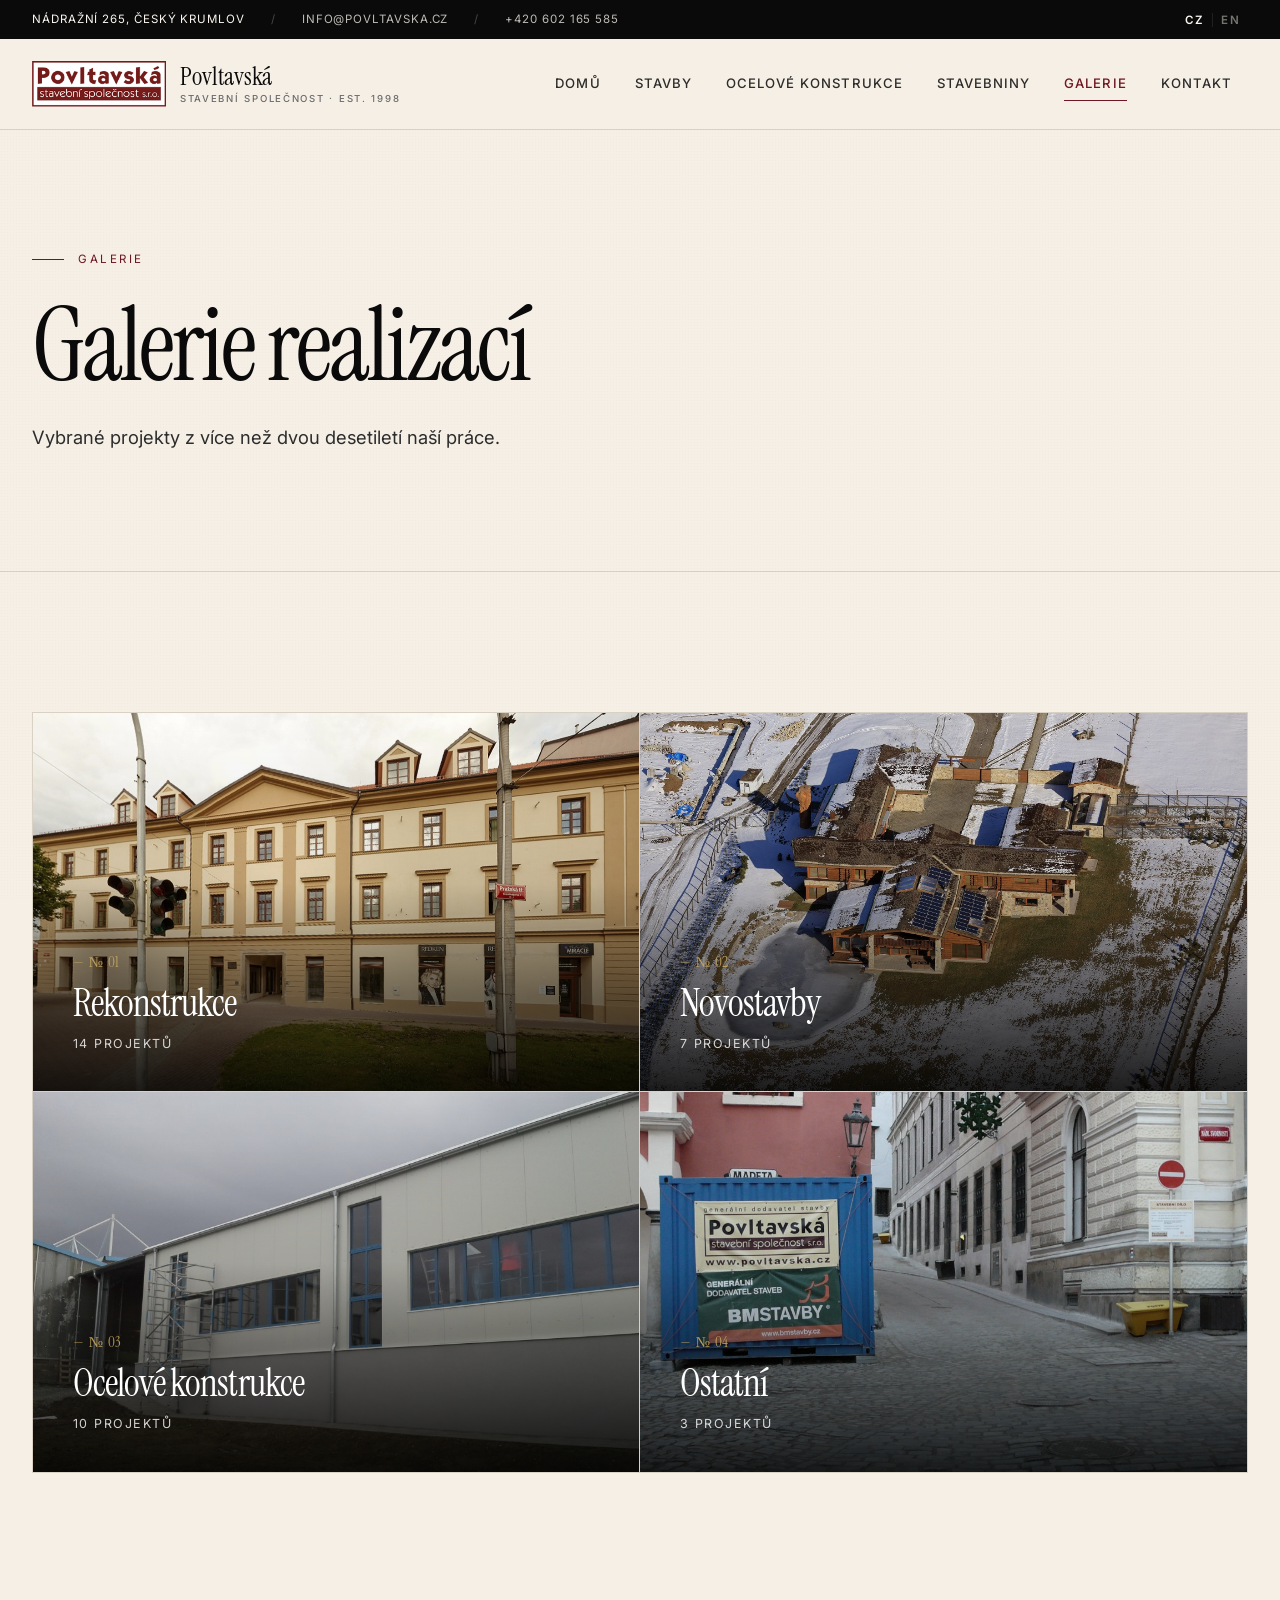
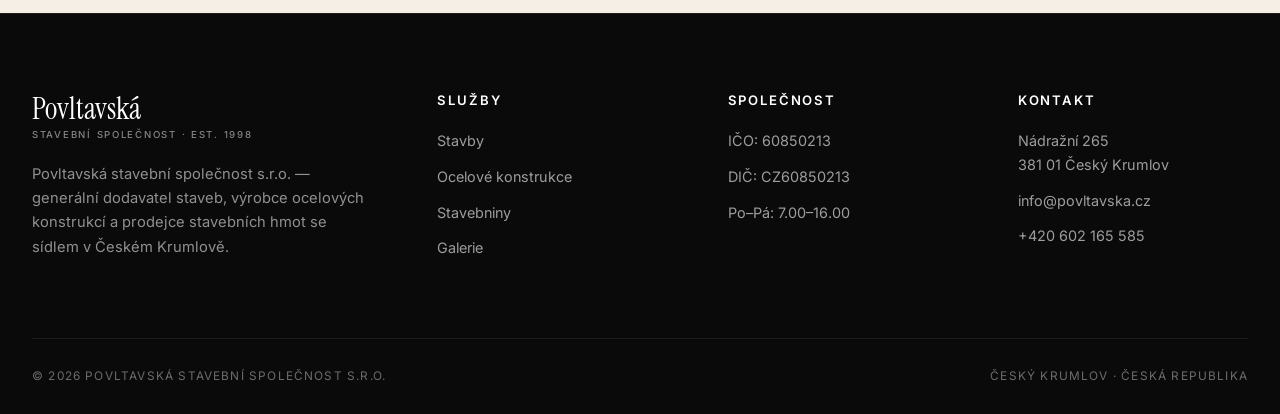
<file: galerie.html>
<!doctype html>
<html lang="cs">
<head>
<meta charset="utf-8">
<meta name="viewport" content="width=device-width,initial-scale=1">
<title>Galerie — Povltavská stavební společnost</title>
<meta name="description" content="Galerie realizací — rekonstrukce, novostavby, ocelové konstrukce a další.">
<link rel="preconnect" href="https://fonts.googleapis.com">
<link rel="preconnect" href="https://fonts.gstatic.com" crossorigin>
<link href="https://fonts.googleapis.com/css2?family=Inter:wght@400;500;600;700&family=Instrument+Serif:ital@0;1&family=JetBrains+Mono:wght@400&display=swap" rel="stylesheet">
<link rel="stylesheet" href="styles.css">
<link rel="icon" href="images/logo/logo_stavebni-vin-small-1.png">
</head>
<body data-title-cs="Galerie — Povltavská stavební společnost" data-title-en="Gallery — Povltavská stavební společnost">

<div class="top-bar">
  <div class="top-bar-inner">
    <div class="left">
      <span data-i18n="top.address">Nádražní 265, Český Krumlov</span>
      <span class="sep">/</span>
      <a href="mailto:info@povltavska.cz">info@povltavska.cz</a>
      <span class="sep">/</span>
      <a href="tel:+420602165585">+420 602 165 585</a>
    </div>
    <span class="lang-switch">
      <button type="button" data-lang="cs">CZ</button>
      <button type="button" data-lang="en">EN</button>
    </span>
  </div>
</div>

<header class="site-header">
  <div class="header-inner">
    <a class="logo" href="index.html">
      <img src="images/logo/logo_stavebni-vin-small-1.png" alt="Povltavská stavební společnost">
      <span class="logo-text">Povltavská<small>stavební společnost · est. 1998</small></span>
    </a>
    <button class="menu-toggle" aria-label="Menu" aria-expanded="false"><span></span><span></span><span></span></button>
    <nav class="nav" aria-label="Main">
      <a href="index.html" data-i18n="nav.home">Domů</a>
      <a href="stavby.html" data-i18n="nav.stavby">Stavby</a>
      <a href="ocelove-konstrukce.html" data-i18n="nav.ocel">Ocelové konstrukce</a>
      <a href="stavebniny.html" data-i18n="nav.stavebniny">Stavebniny</a>
      <div class="has-sub">
        <a href="galerie.html" class="active" data-i18n="nav.galerie">Galerie</a>
        <div class="sub">
          <a href="galerie-rekonstrukce.html" data-i18n="nav.rekonstrukce">Rekonstrukce</a>
          <a href="galerie-novostavby.html" data-i18n="nav.novostavby">Novostavby</a>
          <a href="galerie-ocelove.html" data-i18n="nav.ocel">Ocelové konstrukce</a>
          <a href="galerie-ostatni.html" data-i18n="nav.ostatni">Ostatní</a>
        </div>
      </div>
      <a href="kontakt.html" data-i18n="nav.kontakt">Kontakt</a>
    </nav>
  </div>
</header>

<section class="page-hero">
  <div class="container">
    <div class="breadcrumbs" data-i18n="nav.galerie">Galerie</div>
    <h1 data-i18n="gal.title">Galerie realizací</h1>
    <p data-i18n="gal.sub">Vybrané projekty z více než dvou desetiletí naší práce.</p>
  </div>
</section>
<section class="section">
  <div class="container">
    <div class="gallery-categories" data-gallery-cats></div>
  </div>
</section>
<footer class="site-footer">
  <div class="footer-grid">
    <div class="footer-brand">
      <span class="logo-text">Povltavská<small>stavební společnost · est. 1998</small></span>
      <p data-i18n="footer.about" style="margin-top:22px">Povltavská stavební společnost s.r.o.</p>
    </div>
    <div>
      <h4 data-i18n="footer.services">Služby</h4>
      <ul>
        <li><a href="stavby.html" data-i18n="nav.stavby">Stavby</a></li>
        <li><a href="ocelove-konstrukce.html" data-i18n="nav.ocel">Ocelové konstrukce</a></li>
        <li><a href="stavebniny.html" data-i18n="nav.stavebniny">Stavebniny</a></li>
        <li><a href="galerie.html" data-i18n="nav.galerie">Galerie</a></li>
      </ul>
    </div>
    <div>
      <h4 data-i18n="footer.company">Společnost</h4>
      <ul>
        <li>IČO: 60850213</li>
        <li>DIČ: CZ60850213</li>
        <li data-i18n="footer.hours">Po–Pá: 7.00–16.00</li>
      </ul>
    </div>
    <div>
      <h4 data-i18n="footer.contact">Kontakt</h4>
      <ul>
        <li>Nádražní 265<br>381 01 Český Krumlov</li>
        <li><a href="mailto:info@povltavska.cz">info@povltavska.cz</a></li>
        <li><a href="tel:+420602165585">+420 602 165 585</a></li>
      </ul>
    </div>
  </div>
  <div class="footer-bottom">
    <span>© <span id="year"></span> Povltavská stavební společnost s.r.o.</span>
    <span>Český Krumlov · Česká republika</span>
  </div>
</footer>

<script>document.getElementById("year").textContent = new Date().getFullYear();</script>
<script src="i18n.js"></script>
<script src="galleries.js"></script>
<script src="script.js"></script>
</body>
</html>
</file>
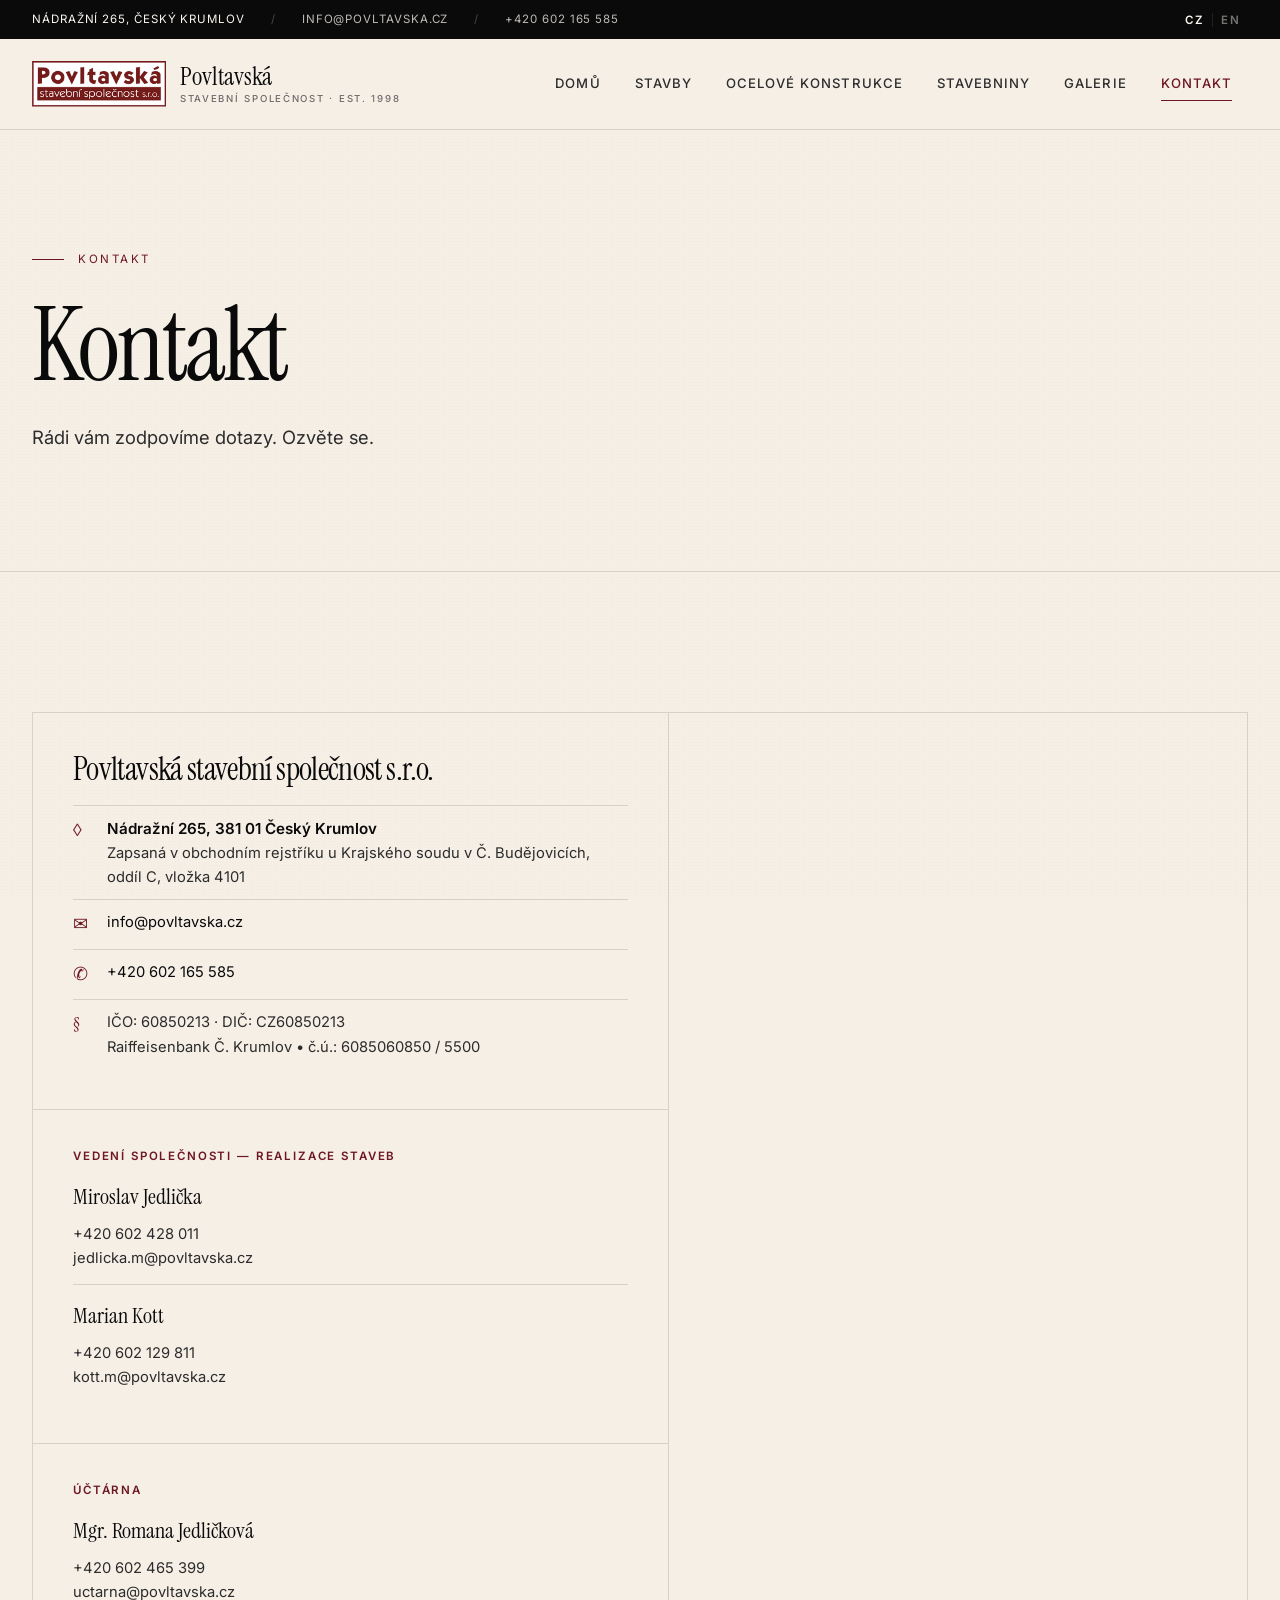
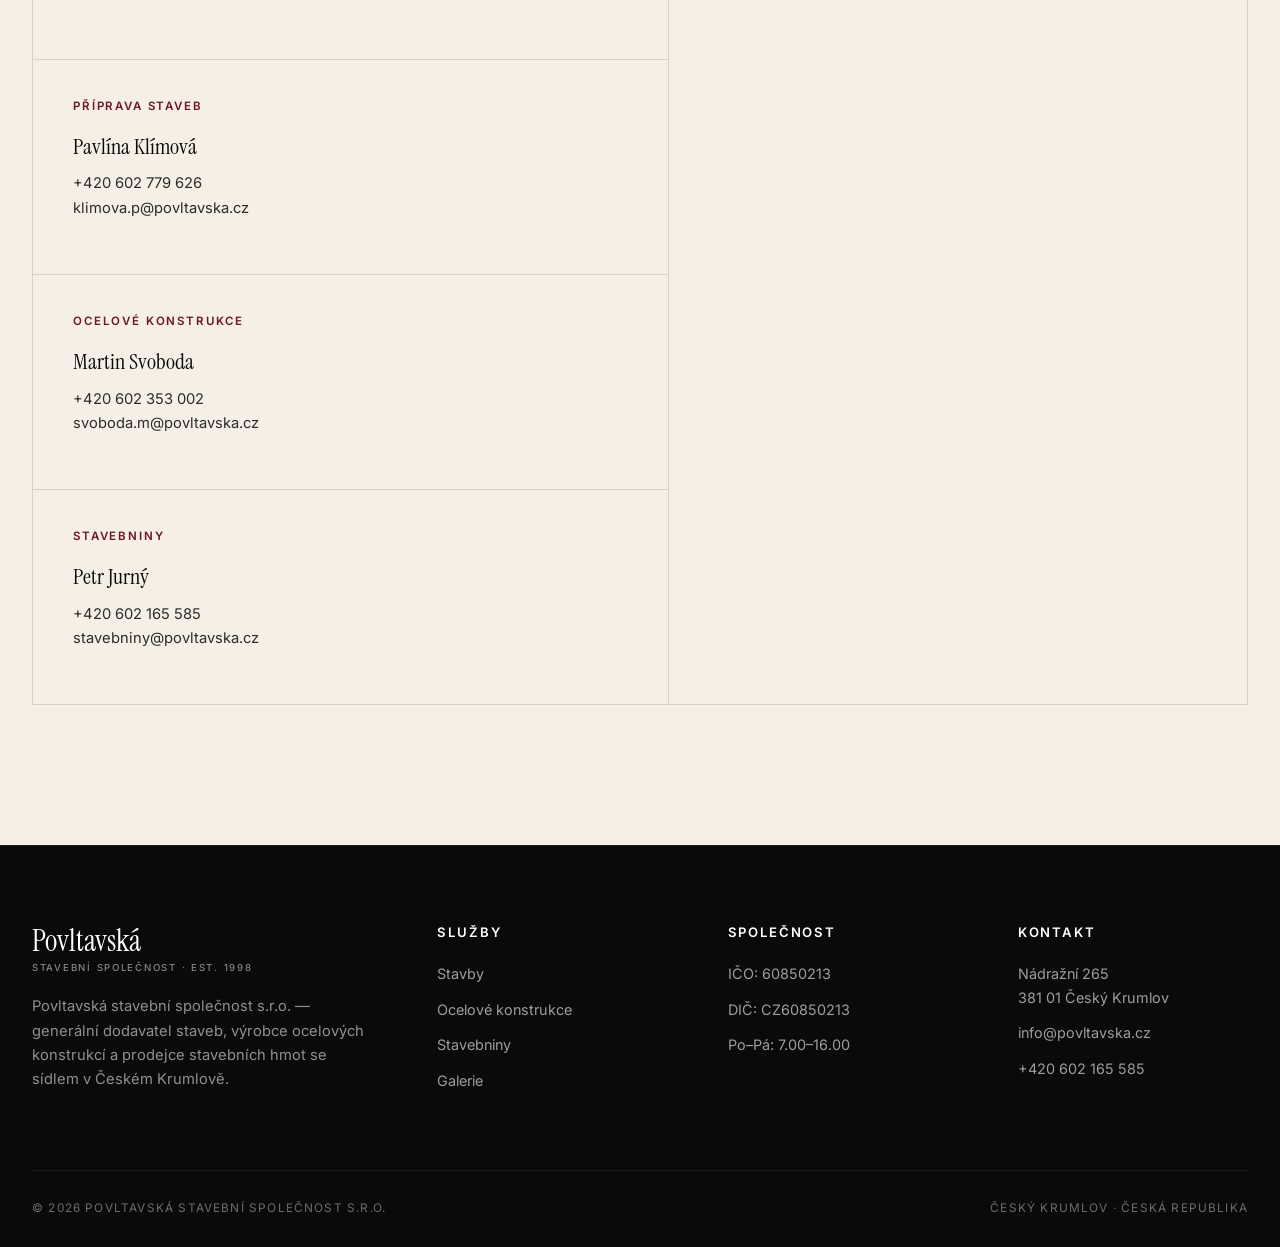
<file: kontakt.html>
<!doctype html>
<html lang="cs">
<head>
<meta charset="utf-8">
<meta name="viewport" content="width=device-width,initial-scale=1">
<title>Kontakt — Povltavská stavební společnost</title>
<meta name="description" content="Kontaktujte nás — Nádražní 265, Český Krumlov.">
<link rel="preconnect" href="https://fonts.googleapis.com">
<link rel="preconnect" href="https://fonts.gstatic.com" crossorigin>
<link href="https://fonts.googleapis.com/css2?family=Inter:wght@400;500;600;700&family=Instrument+Serif:ital@0;1&family=JetBrains+Mono:wght@400&display=swap" rel="stylesheet">
<link rel="stylesheet" href="styles.css">
<link rel="icon" href="images/logo/logo_stavebni-vin-small-1.png">
</head>
<body data-title-cs="Kontakt — Povltavská stavební společnost" data-title-en="Contact — Povltavská stavební společnost">

<div class="top-bar">
  <div class="top-bar-inner">
    <div class="left">
      <span data-i18n="top.address">Nádražní 265, Český Krumlov</span>
      <span class="sep">/</span>
      <a href="mailto:info@povltavska.cz">info@povltavska.cz</a>
      <span class="sep">/</span>
      <a href="tel:+420602165585">+420 602 165 585</a>
    </div>
    <span class="lang-switch">
      <button type="button" data-lang="cs">CZ</button>
      <button type="button" data-lang="en">EN</button>
    </span>
  </div>
</div>

<header class="site-header">
  <div class="header-inner">
    <a class="logo" href="index.html">
      <img src="images/logo/logo_stavebni-vin-small-1.png" alt="Povltavská stavební společnost">
      <span class="logo-text">Povltavská<small>stavební společnost · est. 1998</small></span>
    </a>
    <button class="menu-toggle" aria-label="Menu" aria-expanded="false"><span></span><span></span><span></span></button>
    <nav class="nav" aria-label="Main">
      <a href="index.html" data-i18n="nav.home">Domů</a>
      <a href="stavby.html" data-i18n="nav.stavby">Stavby</a>
      <a href="ocelove-konstrukce.html" data-i18n="nav.ocel">Ocelové konstrukce</a>
      <a href="stavebniny.html" data-i18n="nav.stavebniny">Stavebniny</a>
      <div class="has-sub">
        <a href="galerie.html" data-i18n="nav.galerie">Galerie</a>
        <div class="sub">
          <a href="galerie-rekonstrukce.html" data-i18n="nav.rekonstrukce">Rekonstrukce</a>
          <a href="galerie-novostavby.html" data-i18n="nav.novostavby">Novostavby</a>
          <a href="galerie-ocelove.html" data-i18n="nav.ocel">Ocelové konstrukce</a>
          <a href="galerie-ostatni.html" data-i18n="nav.ostatni">Ostatní</a>
        </div>
      </div>
      <a href="kontakt.html" class="active" data-i18n="nav.kontakt">Kontakt</a>
    </nav>
  </div>
</header>

<section class="page-hero">
  <div class="container">
    <div class="breadcrumbs" data-i18n="nav.kontakt">Kontakt</div>
    <h1 data-i18n="kontakt.title">Kontakt</h1>
    <p data-i18n="kontakt.sub">Rádi vám zodpovíme dotazy. Ozvěte se.</p>
  </div>
</section>

<section class="section">
  <div class="container">
    <div class="contact-grid">
      <div class="contact-col-left">
        <div class="contact-card">
          <h3 class="company" data-i18n="kontakt.company">Povltavská stavební společnost s.r.o.</h3>
          <div class="info-line"><span class="ico">◊</span><div><strong data-i18n="kontakt.address">Nádražní 265, 381 01 Český Krumlov</strong><span data-i18n="kontakt.reg">Zapsaná v obchodním rejstříku u Krajského soudu v Č. Budějovicích, oddíl C, vložka 4101</span></div></div>
          <div class="info-line"><span class="ico">✉</span><div><a href="mailto:info@povltavska.cz">info@povltavska.cz</a></div></div>
          <div class="info-line"><span class="ico">✆</span><div><a href="tel:+420602165585">+420 602 165 585</a></div></div>
          <div class="info-line"><span class="ico">§</span><div>IČO: 60850213 · DIČ: CZ60850213<br><span data-i18n="kontakt.bank">Raiffeisenbank Č. Krumlov • č.ú.: 6085060850 / 5500</span></div></div>
        </div>

        <div class="contact-card">
          <h3 data-i18n="kontakt.dept.mgmt">Vedení společnosti — realizace staveb</h3>
          <div class="contact-person">
            <strong>Miroslav Jedlička</strong>
            <a href="tel:+420602428011">+420 602 428 011</a>
            <a href="mailto:jedlicka.m@povltavska.cz">jedlicka.m@povltavska.cz</a>
          </div>
          <div class="contact-person">
            <strong>Marian Kott</strong>
            <a href="tel:+420602129811">+420 602 129 811</a>
            <a href="mailto:kott.m@povltavska.cz">kott.m@povltavska.cz</a>
          </div>
        </div>

        <div class="contact-card">
          <h3 data-i18n="kontakt.dept.acc">Účtárna</h3>
          <div class="contact-person">
            <strong>Mgr. Romana Jedličková</strong>
            <a href="tel:+420602465399">+420 602 465 399</a>
            <a href="mailto:uctarna@povltavska.cz">uctarna@povltavska.cz</a>
          </div>
        </div>

        <div class="contact-card">
          <h3 data-i18n="kontakt.dept.prep">Příprava staveb</h3>
          <div class="contact-person">
            <strong>Pavlína Klímová</strong>
            <a href="tel:+420602779626">+420 602 779 626</a>
            <a href="mailto:klimova.p@povltavska.cz">klimova.p@povltavska.cz</a>
          </div>
        </div>

        <div class="contact-card">
          <h3 data-i18n="kontakt.dept.steel">Ocelové konstrukce</h3>
          <div class="contact-person">
            <strong>Martin Svoboda</strong>
            <a href="tel:+420602353002">+420 602 353 002</a>
            <a href="mailto:svoboda.m@povltavska.cz">svoboda.m@povltavska.cz</a>
          </div>
        </div>

        <div class="contact-card">
          <h3 data-i18n="kontakt.dept.store">Stavebniny</h3>
          <div class="contact-person">
            <strong>Petr Jurný</strong>
            <a href="tel:+420602165585">+420 602 165 585</a>
            <a href="mailto:stavebniny@povltavska.cz">stavebniny@povltavska.cz</a>
          </div>
        </div>
      </div>

      <div class="map-embed">
        <iframe src="https://www.openstreetmap.org/export/embed.html?bbox=14.313%2C48.808%2C14.327%2C48.816&amp;layer=mapnik&amp;marker=48.812%2C14.320" loading="lazy" title="Map"></iframe>
      </div>
    </div>
  </div>
</section>
<footer class="site-footer">
  <div class="footer-grid">
    <div class="footer-brand">
      <span class="logo-text">Povltavská<small>stavební společnost · est. 1998</small></span>
      <p data-i18n="footer.about" style="margin-top:22px">Povltavská stavební společnost s.r.o.</p>
    </div>
    <div>
      <h4 data-i18n="footer.services">Služby</h4>
      <ul>
        <li><a href="stavby.html" data-i18n="nav.stavby">Stavby</a></li>
        <li><a href="ocelove-konstrukce.html" data-i18n="nav.ocel">Ocelové konstrukce</a></li>
        <li><a href="stavebniny.html" data-i18n="nav.stavebniny">Stavebniny</a></li>
        <li><a href="galerie.html" data-i18n="nav.galerie">Galerie</a></li>
      </ul>
    </div>
    <div>
      <h4 data-i18n="footer.company">Společnost</h4>
      <ul>
        <li>IČO: 60850213</li>
        <li>DIČ: CZ60850213</li>
        <li data-i18n="footer.hours">Po–Pá: 7.00–16.00</li>
      </ul>
    </div>
    <div>
      <h4 data-i18n="footer.contact">Kontakt</h4>
      <ul>
        <li>Nádražní 265<br>381 01 Český Krumlov</li>
        <li><a href="mailto:info@povltavska.cz">info@povltavska.cz</a></li>
        <li><a href="tel:+420602165585">+420 602 165 585</a></li>
      </ul>
    </div>
  </div>
  <div class="footer-bottom">
    <span>© <span id="year"></span> Povltavská stavební společnost s.r.o.</span>
    <span>Český Krumlov · Česká republika</span>
  </div>
</footer>

<script>document.getElementById("year").textContent = new Date().getFullYear();</script>
<script src="i18n.js"></script>
<script src="galleries.js"></script>
<script src="script.js"></script>
</body>
</html>
</file>
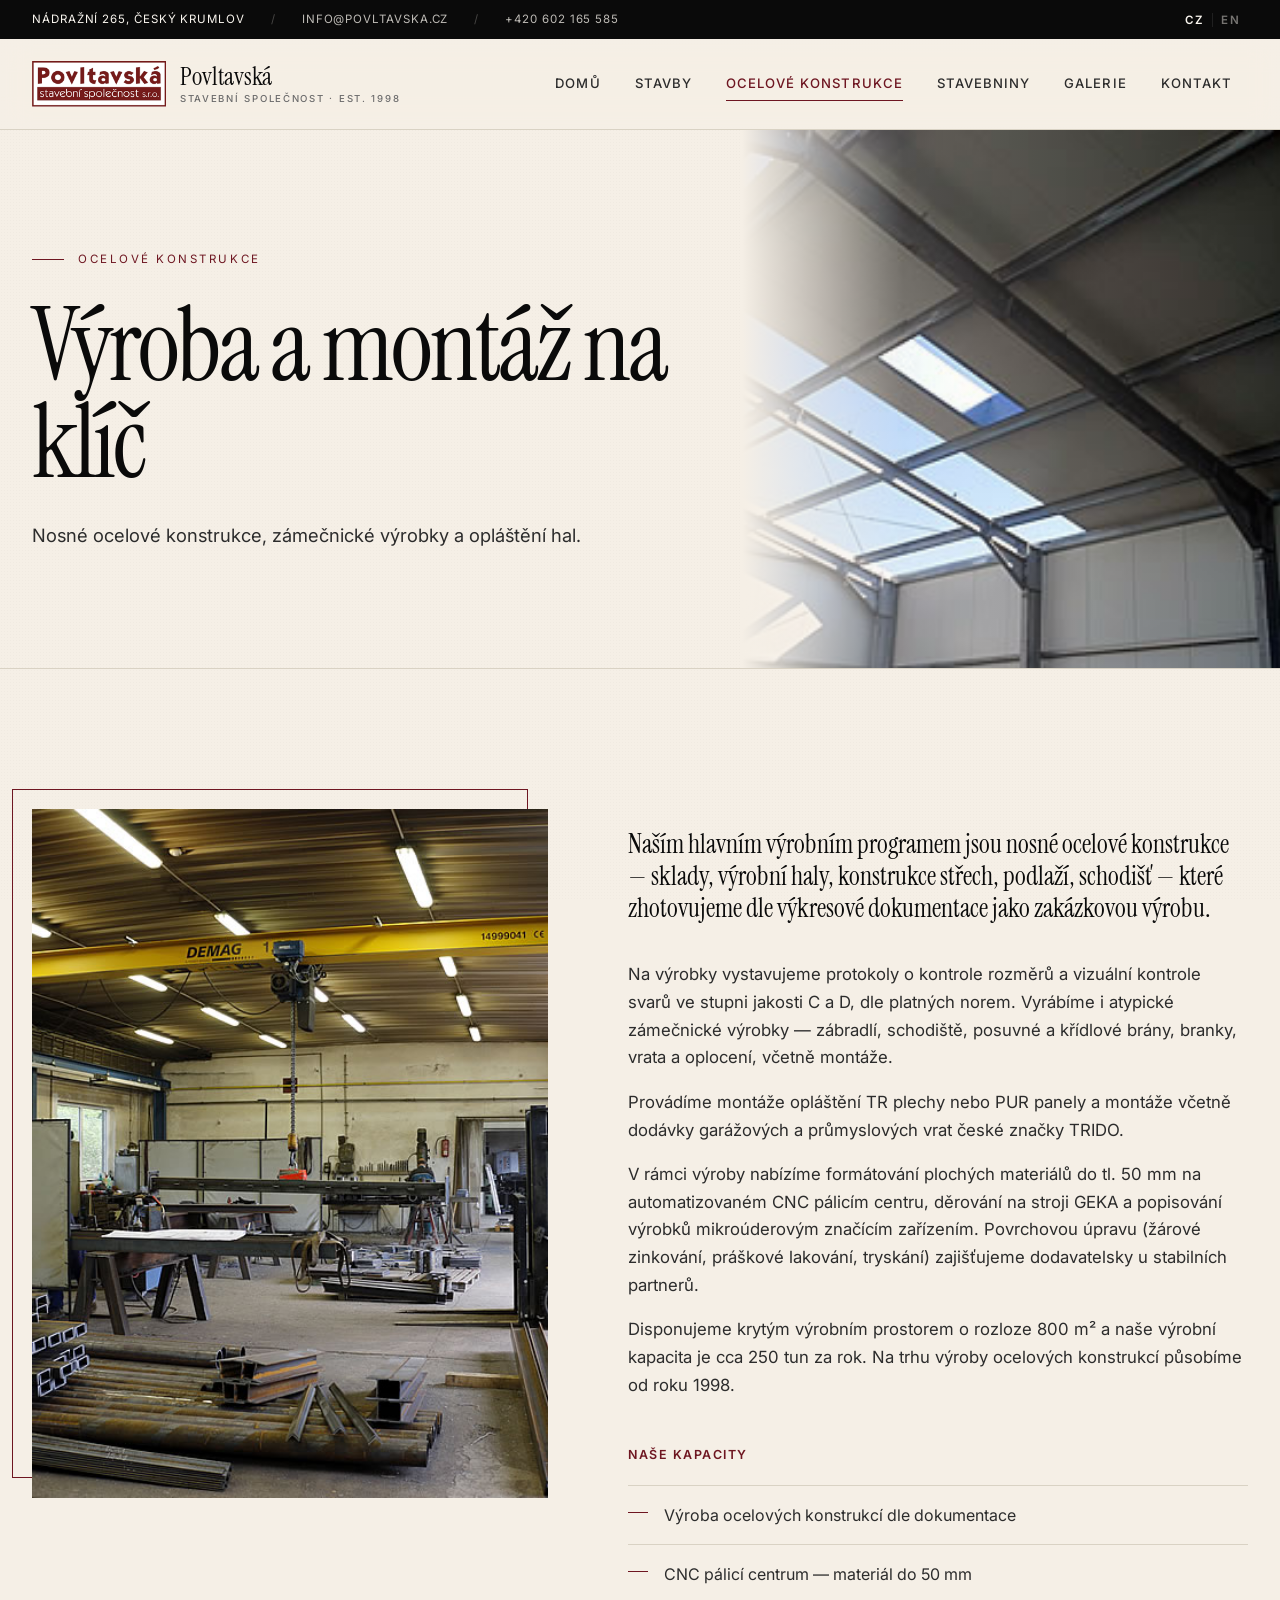
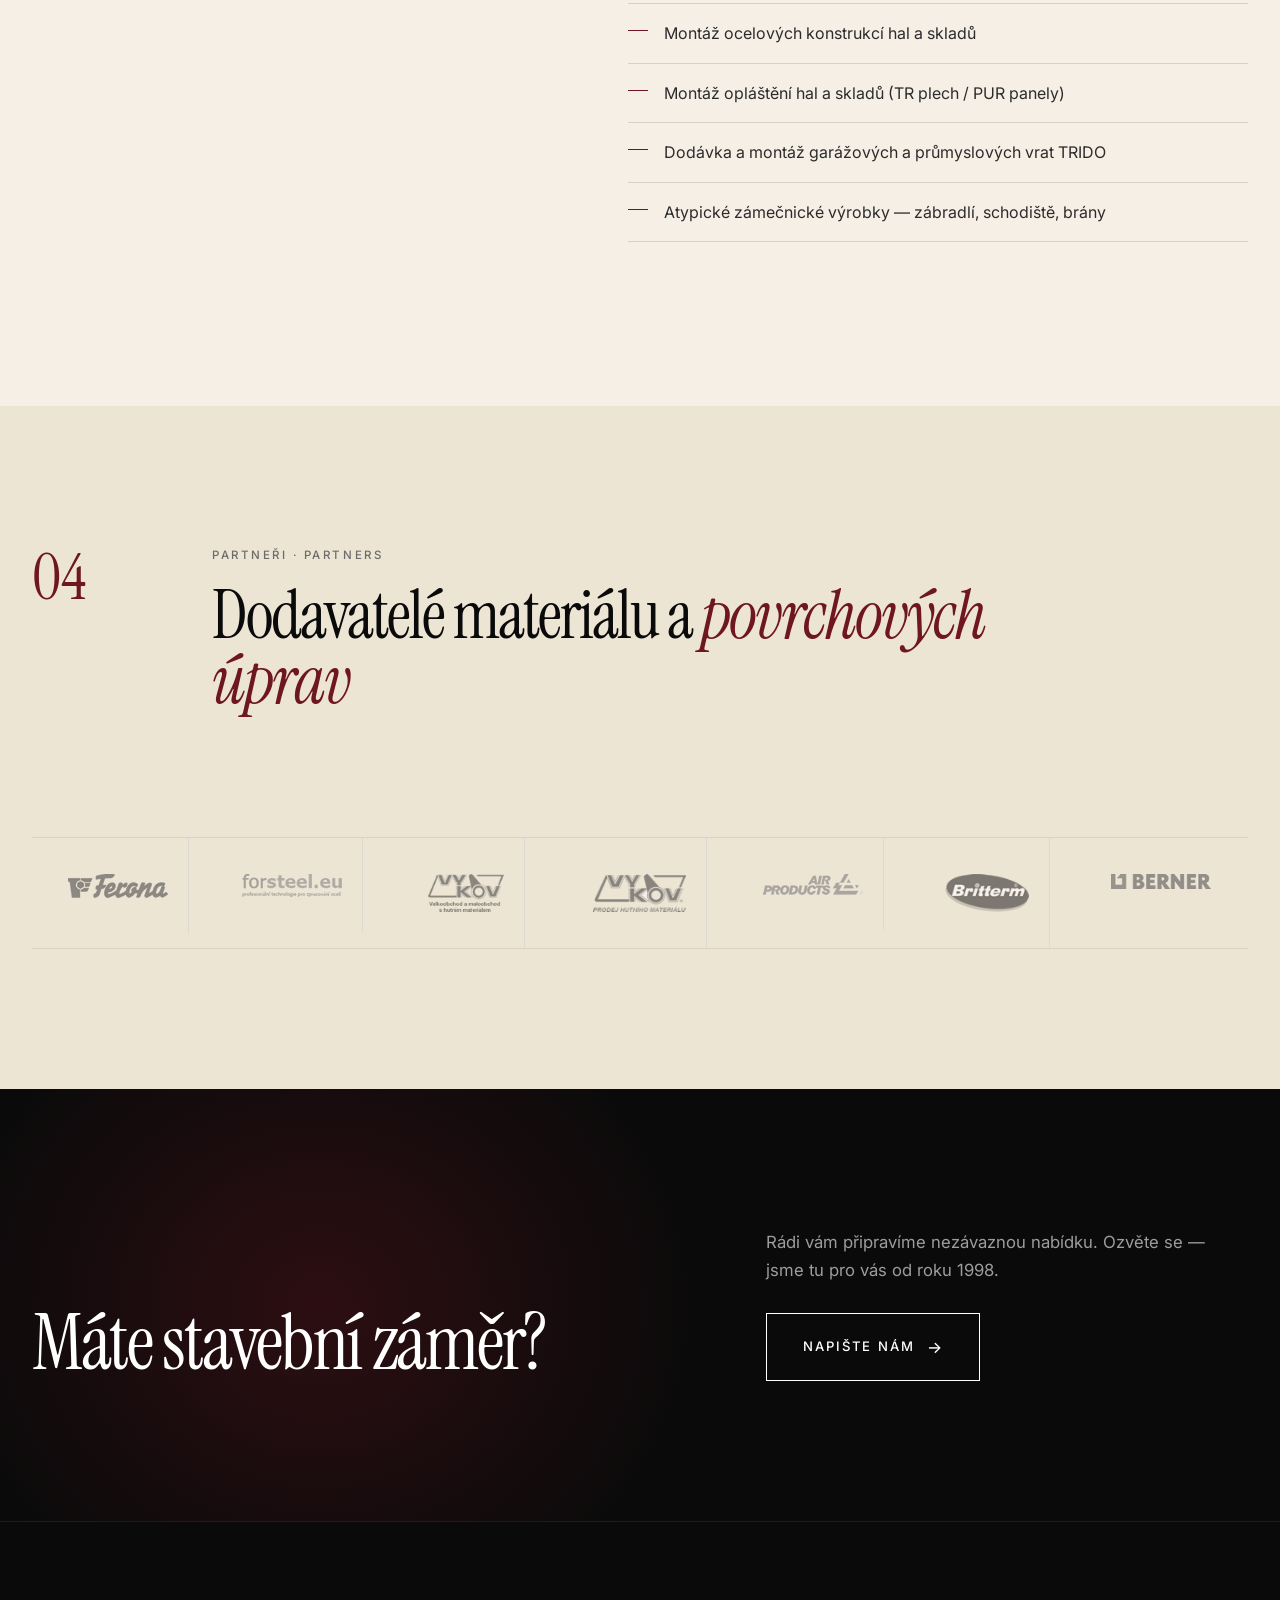
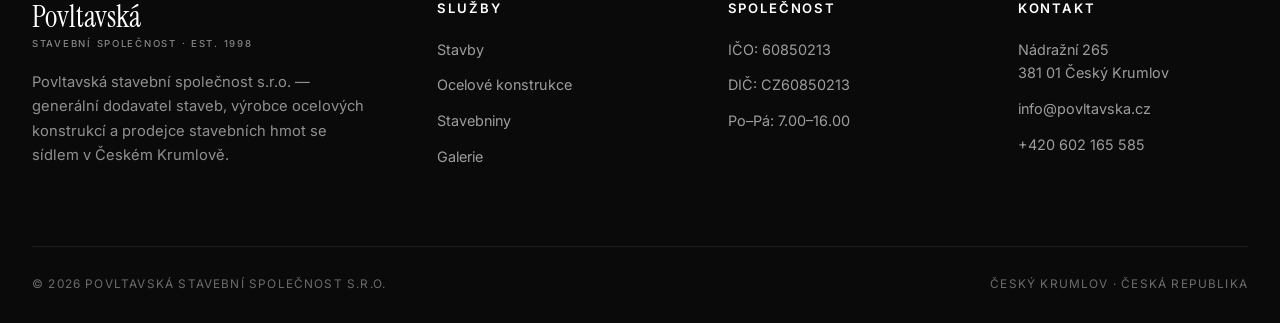
<file: ocelove-konstrukce.html>
<!doctype html>
<html lang="cs">
<head>
<meta charset="utf-8">
<meta name="viewport" content="width=device-width,initial-scale=1">
<title>Ocelové konstrukce — Povltavská stavební společnost</title>
<meta name="description" content="Výroba a montáž ocelových konstrukcí, CNC pálicí centrum, opláštění hal.">
<link rel="preconnect" href="https://fonts.googleapis.com">
<link rel="preconnect" href="https://fonts.gstatic.com" crossorigin>
<link href="https://fonts.googleapis.com/css2?family=Inter:wght@400;500;600;700&family=Instrument+Serif:ital@0;1&family=JetBrains+Mono:wght@400&display=swap" rel="stylesheet">
<link rel="stylesheet" href="styles.css">
<link rel="icon" href="images/logo/logo_stavebni-vin-small-1.png">
</head>
<body data-title-cs="Ocelové konstrukce — Povltavská stavební společnost" data-title-en="Steel structures — Povltavská stavební společnost">

<div class="top-bar">
  <div class="top-bar-inner">
    <div class="left">
      <span data-i18n="top.address">Nádražní 265, Český Krumlov</span>
      <span class="sep">/</span>
      <a href="mailto:info@povltavska.cz">info@povltavska.cz</a>
      <span class="sep">/</span>
      <a href="tel:+420602165585">+420 602 165 585</a>
    </div>
    <span class="lang-switch">
      <button type="button" data-lang="cs">CZ</button>
      <button type="button" data-lang="en">EN</button>
    </span>
  </div>
</div>

<header class="site-header">
  <div class="header-inner">
    <a class="logo" href="index.html">
      <img src="images/logo/logo_stavebni-vin-small-1.png" alt="Povltavská stavební společnost">
      <span class="logo-text">Povltavská<small>stavební společnost · est. 1998</small></span>
    </a>
    <button class="menu-toggle" aria-label="Menu" aria-expanded="false"><span></span><span></span><span></span></button>
    <nav class="nav" aria-label="Main">
      <a href="index.html" data-i18n="nav.home">Domů</a>
      <a href="stavby.html" data-i18n="nav.stavby">Stavby</a>
      <a href="ocelove-konstrukce.html" class="active" data-i18n="nav.ocel">Ocelové konstrukce</a>
      <a href="stavebniny.html" data-i18n="nav.stavebniny">Stavebniny</a>
      <div class="has-sub">
        <a href="galerie.html" data-i18n="nav.galerie">Galerie</a>
        <div class="sub">
          <a href="galerie-rekonstrukce.html" data-i18n="nav.rekonstrukce">Rekonstrukce</a>
          <a href="galerie-novostavby.html" data-i18n="nav.novostavby">Novostavby</a>
          <a href="galerie-ocelove.html" data-i18n="nav.ocel">Ocelové konstrukce</a>
          <a href="galerie-ostatni.html" data-i18n="nav.ostatni">Ostatní</a>
        </div>
      </div>
      <a href="kontakt.html" data-i18n="nav.kontakt">Kontakt</a>
    </nav>
  </div>
</header>

<section class="page-hero">
  <div class="container">
    <div class="breadcrumbs" data-i18n="ocel.hero.eyebrow">OCELOVÉ KONSTRUKCE</div>
    <h1 data-i18n="ocel.hero.title">Výroba a montáž na klíč</h1>
    <p data-i18n="ocel.hero.sub">Nosné ocelové konstrukce, zámečnické výrobky a opláštění hal.</p>
  </div>
  <div class="page-hero-img"><img src="images/Novinky/ocel-hala.jpg" alt="" loading="lazy"></div>
</section>

<section class="section">
  <div class="container">
    <div class="feature reverse">
      <div class="prose">
        <p class="lead" data-i18n="ocel.lead">Naším hlavním výrobním programem jsou nosné ocelové konstrukce — sklady, výrobní haly, konstrukce střech, podlaží, schodišť — které zhotovujeme dle výkresové dokumentace jako zakázkovou výrobu.</p>
        <p data-i18n="ocel.p1">Na výrobky vystavujeme protokoly o kontrole rozměrů a vizuální kontrole svarů ve stupni jakosti C a D, dle platných norem. Vyrábíme i atypické zámečnické výrobky — zábradlí, schodiště, posuvné a křídlové brány, branky, vrata a oplocení, včetně montáže.</p>
        <p data-i18n="ocel.p2">Provádíme montáže opláštění TR plechy nebo PUR panely a montáže včetně dodávky garážových a průmyslových vrat české značky TRIDO.</p>
        <p data-i18n="ocel.p3">V rámci výroby nabízíme formátování plochých materiálů do tl. 50 mm na automatizovaném CNC pálicím centru, děrování na stroji GEKA a popisování výrobků mikroúderovým značícím zařízením. Povrchovou úpravu (žárové zinkování, práškové lakování, tryskání) zajišťujeme dodavatelsky u stabilních partnerů.</p>
        <p data-i18n="ocel.p4">Disponujeme krytým výrobním prostorem o rozloze 800 m² a naše výrobní kapacita je cca 250 tun za rok. Na trhu výroby ocelových konstrukcí působíme od roku 1998.</p>
        <h3 data-i18n="ocel.list.title">Naše kapacity</h3>
        <ul>
          <li data-i18n="ocel.l1">Výroba ocelových konstrukcí dle dokumentace</li>
          <li data-i18n="ocel.l2">CNC pálicí centrum — materiál do 50 mm</li>
          <li data-i18n="ocel.l3">Montáž ocelových konstrukcí hal a skladů</li>
          <li data-i18n="ocel.l4">Montáž opláštění hal a skladů (TR plech / PUR panely)</li>
          <li data-i18n="ocel.l5">Dodávka a montáž garážových a průmyslových vrat TRIDO</li>
          <li data-i18n="ocel.l6">Atypické zámečnické výrobky — zábradlí, schodiště, brány</li>
        </ul>
      </div>
      <div class="feature-img">
        <img src="images/zamecnik/ocelove-konstrukce-1.jpg" alt="Ocelové konstrukce" loading="lazy">
      </div>
    </div>
  </div>
</section>

<section class="section section-soft">
  <div class="container">
    <div class="section-head">
      <div class="num">04</div>
      <div class="text">
        <span class="eyebrow">PARTNEŘI · PARTNERS</span>
        <h2>Dodavatelé materiálu a <em>povrchových úprav</em></h2>
      </div>
    </div>
    <div class="brands">
      <img src="images/brands/ferona-a-s-logo-100.png" alt="Ferona">
      <img src="images/brands/logo-forsteel-100.png" alt="Forsteel">
      <img src="images/brands/logo-vykov-100.png" alt="Výkov">
      <img src="images/brands/logo-vykov-cz-100.png" alt="Výkov CZ">
      <img src="images/brands/logo-air-products-100.png" alt="Air Products">
      <img src="images/brands/logo-britterm-100.png" alt="Britterm">
      <img src="images/brands/berner_logo-100.png" alt="Berner">
    </div>
  </div>
</section>

<section class="cta-strip">
  <div class="cta-inner">
    <h2><span data-i18n="cta.title">Máte stavební záměr?</span></h2>
    <div>
      <p data-i18n="cta.sub">Rádi vám připravíme nezávaznou nabídku. Ozvěte se — jsme tu pro vás od roku 1998.</p>
      <a class="btn btn-light" href="kontakt.html" data-i18n="cta.btn">Napište nám</a>
    </div>
  </div>
</section>
<footer class="site-footer">
  <div class="footer-grid">
    <div class="footer-brand">
      <span class="logo-text">Povltavská<small>stavební společnost · est. 1998</small></span>
      <p data-i18n="footer.about" style="margin-top:22px">Povltavská stavební společnost s.r.o.</p>
    </div>
    <div>
      <h4 data-i18n="footer.services">Služby</h4>
      <ul>
        <li><a href="stavby.html" data-i18n="nav.stavby">Stavby</a></li>
        <li><a href="ocelove-konstrukce.html" data-i18n="nav.ocel">Ocelové konstrukce</a></li>
        <li><a href="stavebniny.html" data-i18n="nav.stavebniny">Stavebniny</a></li>
        <li><a href="galerie.html" data-i18n="nav.galerie">Galerie</a></li>
      </ul>
    </div>
    <div>
      <h4 data-i18n="footer.company">Společnost</h4>
      <ul>
        <li>IČO: 60850213</li>
        <li>DIČ: CZ60850213</li>
        <li data-i18n="footer.hours">Po–Pá: 7.00–16.00</li>
      </ul>
    </div>
    <div>
      <h4 data-i18n="footer.contact">Kontakt</h4>
      <ul>
        <li>Nádražní 265<br>381 01 Český Krumlov</li>
        <li><a href="mailto:info@povltavska.cz">info@povltavska.cz</a></li>
        <li><a href="tel:+420602165585">+420 602 165 585</a></li>
      </ul>
    </div>
  </div>
  <div class="footer-bottom">
    <span>© <span id="year"></span> Povltavská stavební společnost s.r.o.</span>
    <span>Český Krumlov · Česká republika</span>
  </div>
</footer>

<script>document.getElementById("year").textContent = new Date().getFullYear();</script>
<script src="i18n.js"></script>
<script src="galleries.js"></script>
<script src="script.js"></script>
</body>
</html>
</file>
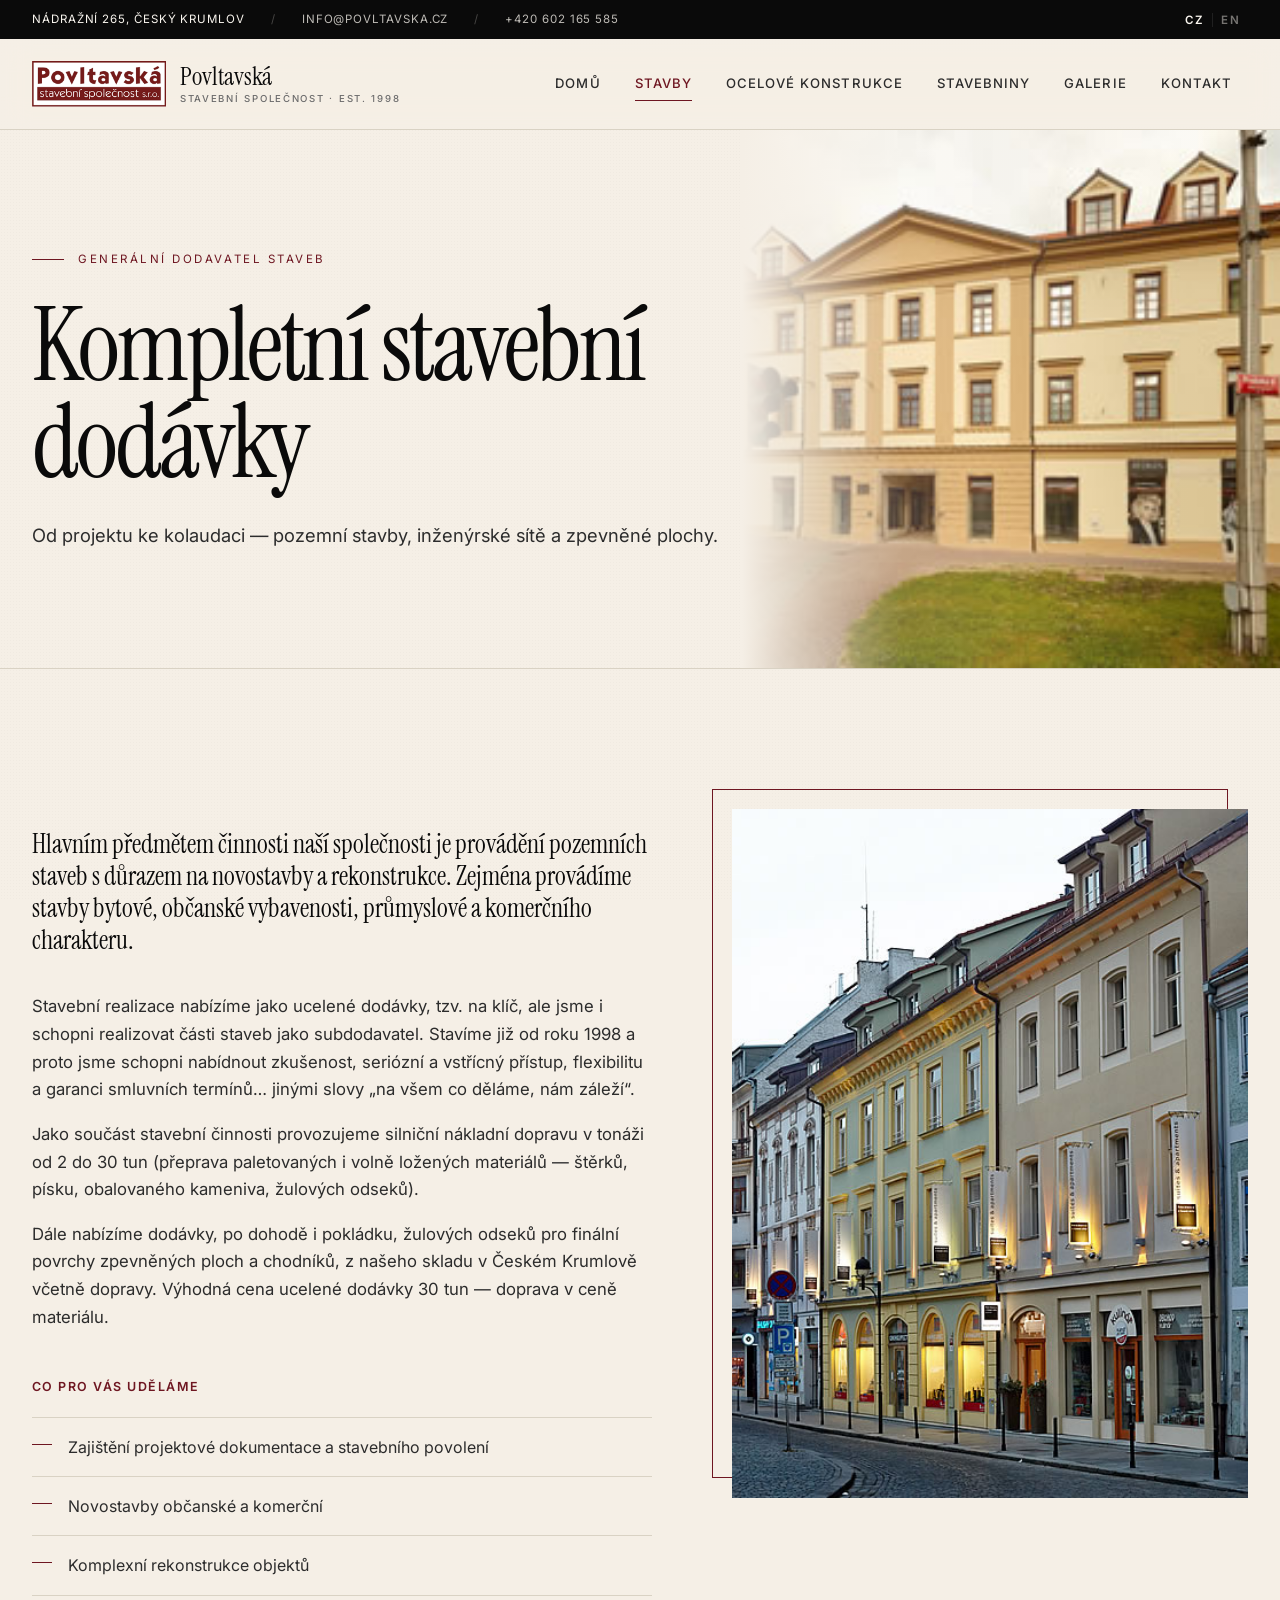
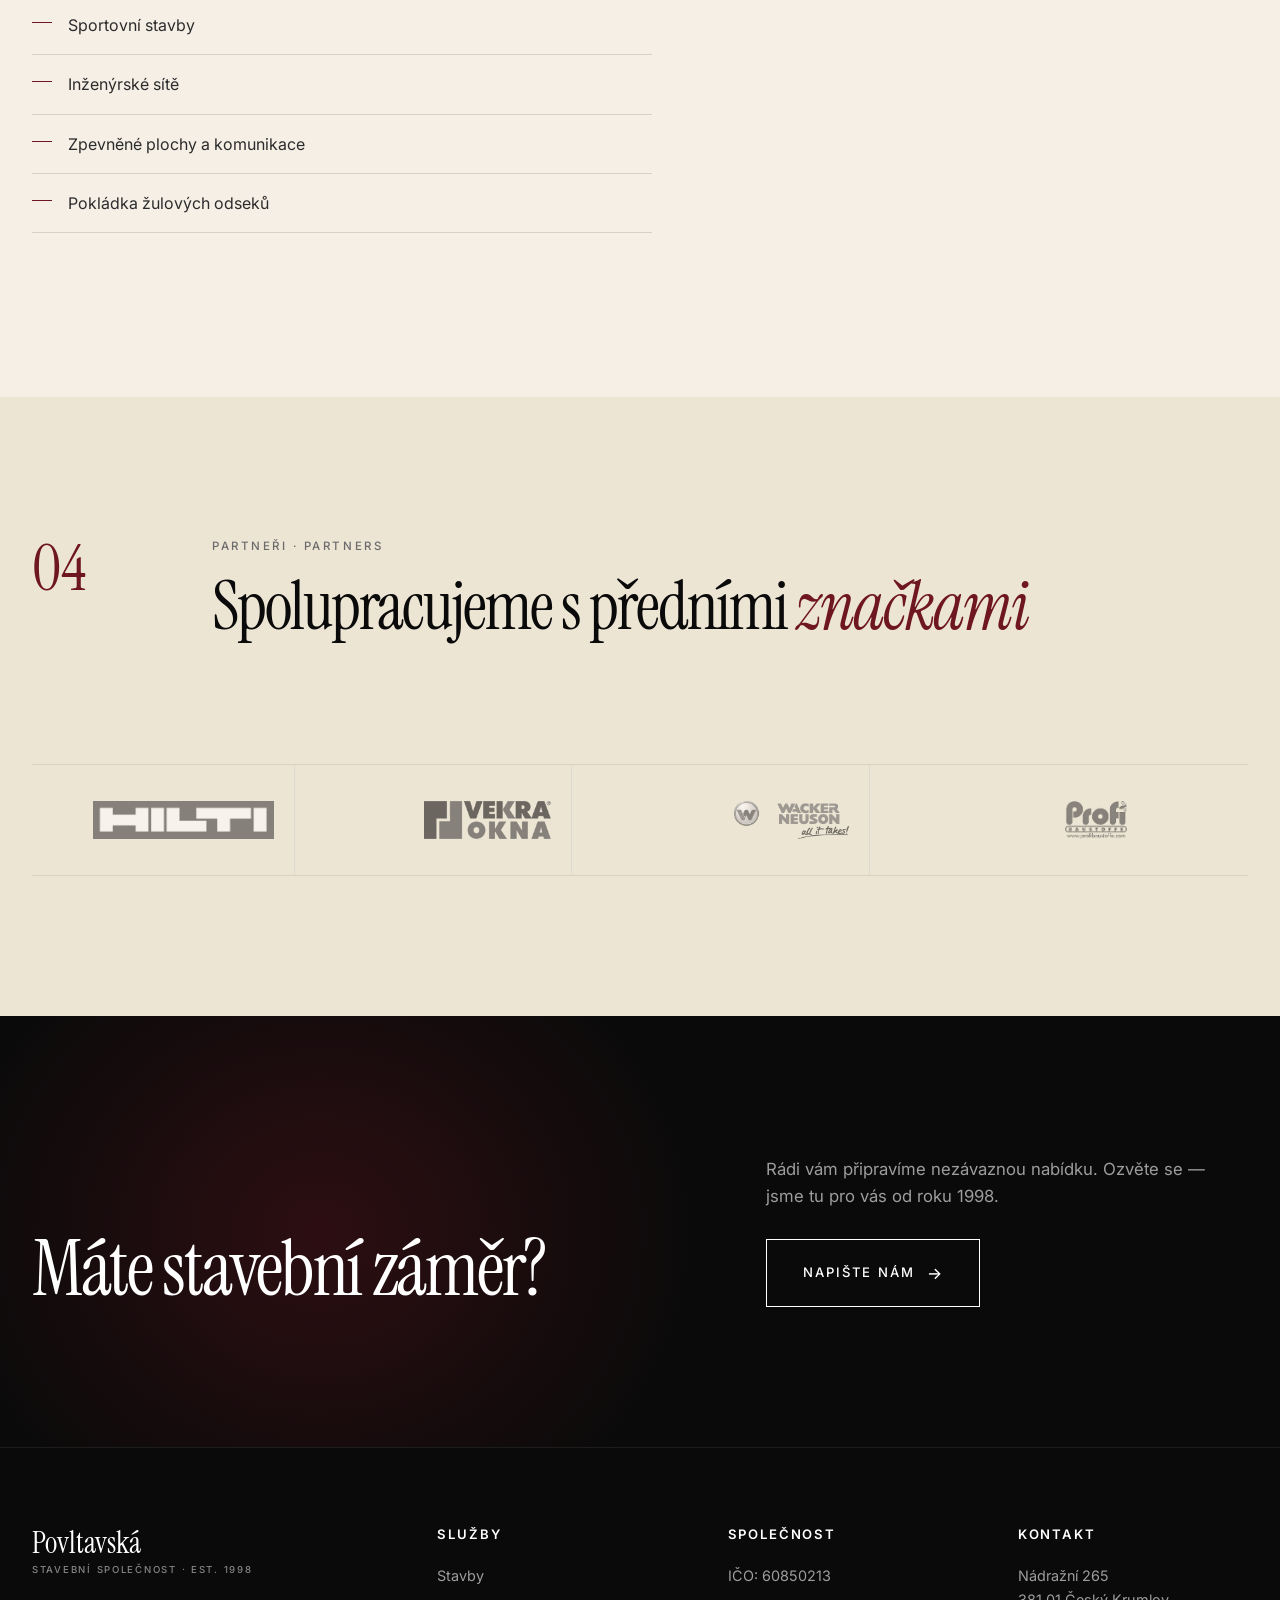
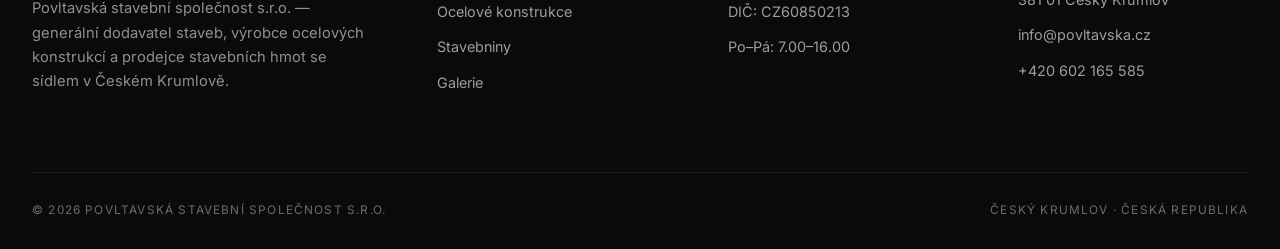
<file: stavby.html>
<!doctype html>
<html lang="cs">
<head>
<meta charset="utf-8">
<meta name="viewport" content="width=device-width,initial-scale=1">
<title>Stavby — Povltavská stavební společnost</title>
<meta name="description" content="Generální dodavatel staveb — novostavby, rekonstrukce, inženýrské sítě.">
<link rel="preconnect" href="https://fonts.googleapis.com">
<link rel="preconnect" href="https://fonts.gstatic.com" crossorigin>
<link href="https://fonts.googleapis.com/css2?family=Inter:wght@400;500;600;700&family=Instrument+Serif:ital@0;1&family=JetBrains+Mono:wght@400&display=swap" rel="stylesheet">
<link rel="stylesheet" href="styles.css">
<link rel="icon" href="images/logo/logo_stavebni-vin-small-1.png">
</head>
<body data-title-cs="Stavby — Povltavská stavební společnost" data-title-en="Construction — Povltavská stavební společnost">

<div class="top-bar">
  <div class="top-bar-inner">
    <div class="left">
      <span data-i18n="top.address">Nádražní 265, Český Krumlov</span>
      <span class="sep">/</span>
      <a href="mailto:info@povltavska.cz">info@povltavska.cz</a>
      <span class="sep">/</span>
      <a href="tel:+420602165585">+420 602 165 585</a>
    </div>
    <span class="lang-switch">
      <button type="button" data-lang="cs">CZ</button>
      <button type="button" data-lang="en">EN</button>
    </span>
  </div>
</div>

<header class="site-header">
  <div class="header-inner">
    <a class="logo" href="index.html">
      <img src="images/logo/logo_stavebni-vin-small-1.png" alt="Povltavská stavební společnost">
      <span class="logo-text">Povltavská<small>stavební společnost · est. 1998</small></span>
    </a>
    <button class="menu-toggle" aria-label="Menu" aria-expanded="false"><span></span><span></span><span></span></button>
    <nav class="nav" aria-label="Main">
      <a href="index.html" data-i18n="nav.home">Domů</a>
      <a href="stavby.html" class="active" data-i18n="nav.stavby">Stavby</a>
      <a href="ocelove-konstrukce.html" data-i18n="nav.ocel">Ocelové konstrukce</a>
      <a href="stavebniny.html" data-i18n="nav.stavebniny">Stavebniny</a>
      <div class="has-sub">
        <a href="galerie.html" data-i18n="nav.galerie">Galerie</a>
        <div class="sub">
          <a href="galerie-rekonstrukce.html" data-i18n="nav.rekonstrukce">Rekonstrukce</a>
          <a href="galerie-novostavby.html" data-i18n="nav.novostavby">Novostavby</a>
          <a href="galerie-ocelove.html" data-i18n="nav.ocel">Ocelové konstrukce</a>
          <a href="galerie-ostatni.html" data-i18n="nav.ostatni">Ostatní</a>
        </div>
      </div>
      <a href="kontakt.html" data-i18n="nav.kontakt">Kontakt</a>
    </nav>
  </div>
</header>

<section class="page-hero">
  <div class="container">
    <div class="breadcrumbs" data-i18n="stavby.hero.eyebrow">GENERÁLNÍ DODAVATEL STAVEB</div>
    <h1 data-i18n="stavby.hero.title">Kompletní stavební dodávky</h1>
    <p data-i18n="stavby.hero.sub">Od projektu ke kolaudaci — pozemní stavby, inženýrské sítě a zpevněné plochy.</p>
  </div>
  <div class="page-hero-img"><img src="images/obrazky-main/generalni-dodavatel-staveb-home.jpg" alt="" loading="lazy"></div>
</section>

<section class="section">
  <div class="container">
    <div class="feature">
      <div class="prose">
        <p class="lead" data-i18n="stavby.lead">Hlavním předmětem činnosti naší společnosti je provádění pozemních staveb s důrazem na novostavby a rekonstrukce. Zejména provádíme stavby bytové, občanské vybavenosti, průmyslové a komerčního charakteru.</p>
        <p data-i18n="stavby.p1">Stavební realizace nabízíme jako ucelené dodávky, tzv. na klíč, ale jsme i schopni realizovat části staveb jako subdodavatel. Stavíme již od roku 1998 a proto jsme schopni nabídnout zkušenost, seriózní a vstřícný přístup, flexibilitu a garanci smluvních termínů… jinými slovy „na všem co děláme, nám záleží“.</p>
        <p data-i18n="stavby.p2">Jako součást stavební činnosti provozujeme silniční nákladní dopravu v tonáži od 2 do 30 tun (přeprava paletovaných i volně ložených materiálů — štěrků, písku, obalovaného kameniva, žulových odseků).</p>
        <p data-i18n="stavby.p3">Dále nabízíme dodávky, po dohodě i pokládku, žulových odseků pro finální povrchy zpevněných ploch a chodníků, z našeho skladu v Českém Krumlově včetně dopravy. Výhodná cena ucelené dodávky 30 tun — doprava v ceně materiálu.</p>
        <h3 data-i18n="stavby.list.title">Co pro vás uděláme</h3>
        <ul>
          <li data-i18n="stavby.l1">Zajištění projektové dokumentace a stavebního povolení</li>
          <li data-i18n="stavby.l2">Novostavby občanské a komerční</li>
          <li data-i18n="stavby.l3">Komplexní rekonstrukce objektů</li>
          <li data-i18n="stavby.l4">Sportovní stavby</li>
          <li data-i18n="stavby.l5">Inženýrské sítě</li>
          <li data-i18n="stavby.l6">Zpevněné plochy a komunikace</li>
          <li data-i18n="stavby.l7">Pokládka žulových odseků</li>
        </ul>
      </div>
      <div class="feature-img">
        <img src="images/poz_stavby/poz_stavby.jpg" alt="Pozemní stavby" loading="lazy">
      </div>
    </div>
  </div>
</section>

<section class="section section-soft">
  <div class="container">
    <div class="section-head">
      <div class="num">04</div>
      <div class="text">
        <span class="eyebrow">PARTNEŘI · PARTNERS</span>
        <h2>Spolupracujeme s předními <em>značkami</em></h2>
      </div>
    </div>
    <div class="brands">
      <img src="images/brands/logo-hilti-1.png" alt="Hilti">
      <img src="images/brands/logo-vekra.png" alt="Vekra">
      <img src="images/brands/logo-wacker-neuson-claim-1.png" alt="Wacker Neuson">
      <img src="images/brands/logo-profi.png" alt="Profi Baustoffe">
    </div>
  </div>
</section>

<section class="cta-strip">
  <div class="cta-inner">
    <h2><span data-i18n="cta.title">Máte stavební záměr?</span></h2>
    <div>
      <p data-i18n="cta.sub">Rádi vám připravíme nezávaznou nabídku. Ozvěte se — jsme tu pro vás od roku 1998.</p>
      <a class="btn btn-light" href="kontakt.html" data-i18n="cta.btn">Napište nám</a>
    </div>
  </div>
</section>
<footer class="site-footer">
  <div class="footer-grid">
    <div class="footer-brand">
      <span class="logo-text">Povltavská<small>stavební společnost · est. 1998</small></span>
      <p data-i18n="footer.about" style="margin-top:22px">Povltavská stavební společnost s.r.o.</p>
    </div>
    <div>
      <h4 data-i18n="footer.services">Služby</h4>
      <ul>
        <li><a href="stavby.html" data-i18n="nav.stavby">Stavby</a></li>
        <li><a href="ocelove-konstrukce.html" data-i18n="nav.ocel">Ocelové konstrukce</a></li>
        <li><a href="stavebniny.html" data-i18n="nav.stavebniny">Stavebniny</a></li>
        <li><a href="galerie.html" data-i18n="nav.galerie">Galerie</a></li>
      </ul>
    </div>
    <div>
      <h4 data-i18n="footer.company">Společnost</h4>
      <ul>
        <li>IČO: 60850213</li>
        <li>DIČ: CZ60850213</li>
        <li data-i18n="footer.hours">Po–Pá: 7.00–16.00</li>
      </ul>
    </div>
    <div>
      <h4 data-i18n="footer.contact">Kontakt</h4>
      <ul>
        <li>Nádražní 265<br>381 01 Český Krumlov</li>
        <li><a href="mailto:info@povltavska.cz">info@povltavska.cz</a></li>
        <li><a href="tel:+420602165585">+420 602 165 585</a></li>
      </ul>
    </div>
  </div>
  <div class="footer-bottom">
    <span>© <span id="year"></span> Povltavská stavební společnost s.r.o.</span>
    <span>Český Krumlov · Česká republika</span>
  </div>
</footer>

<script>document.getElementById("year").textContent = new Date().getFullYear();</script>
<script src="i18n.js"></script>
<script src="galleries.js"></script>
<script src="script.js"></script>
</body>
</html>
</file>
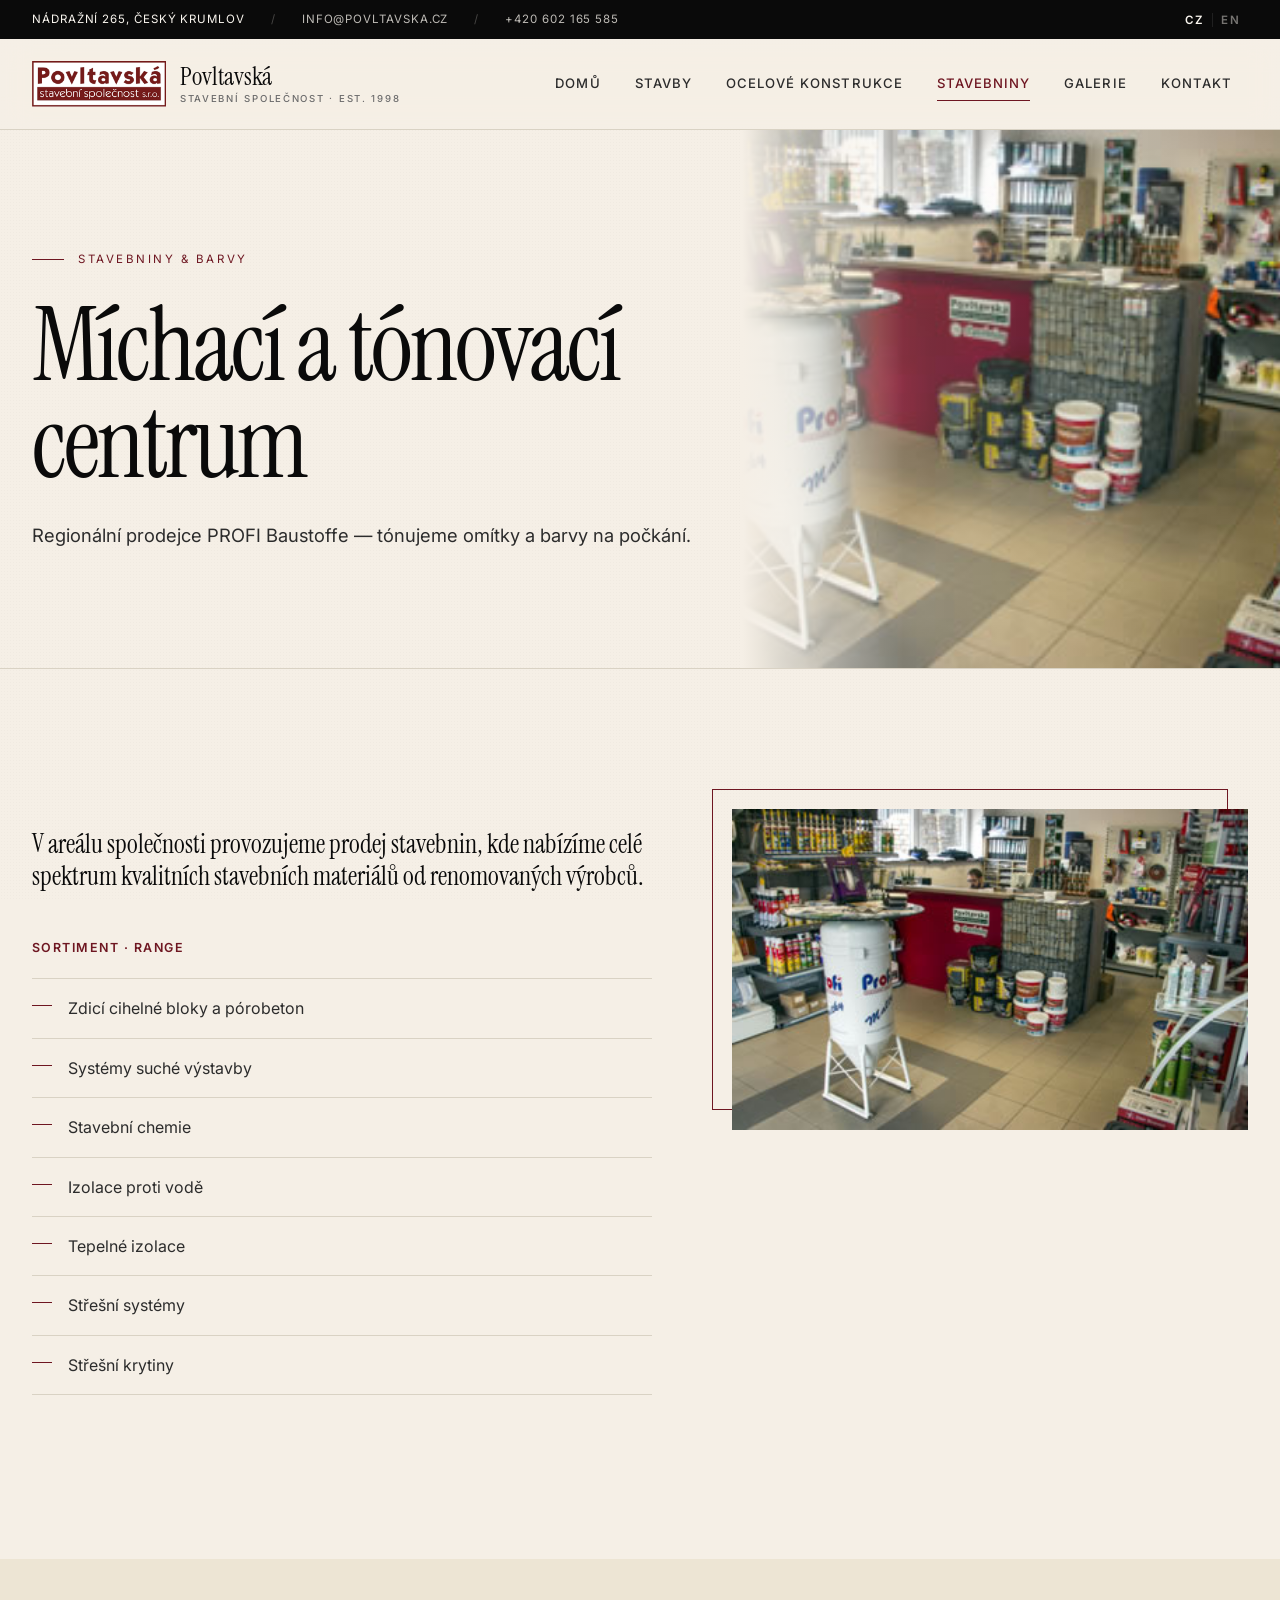
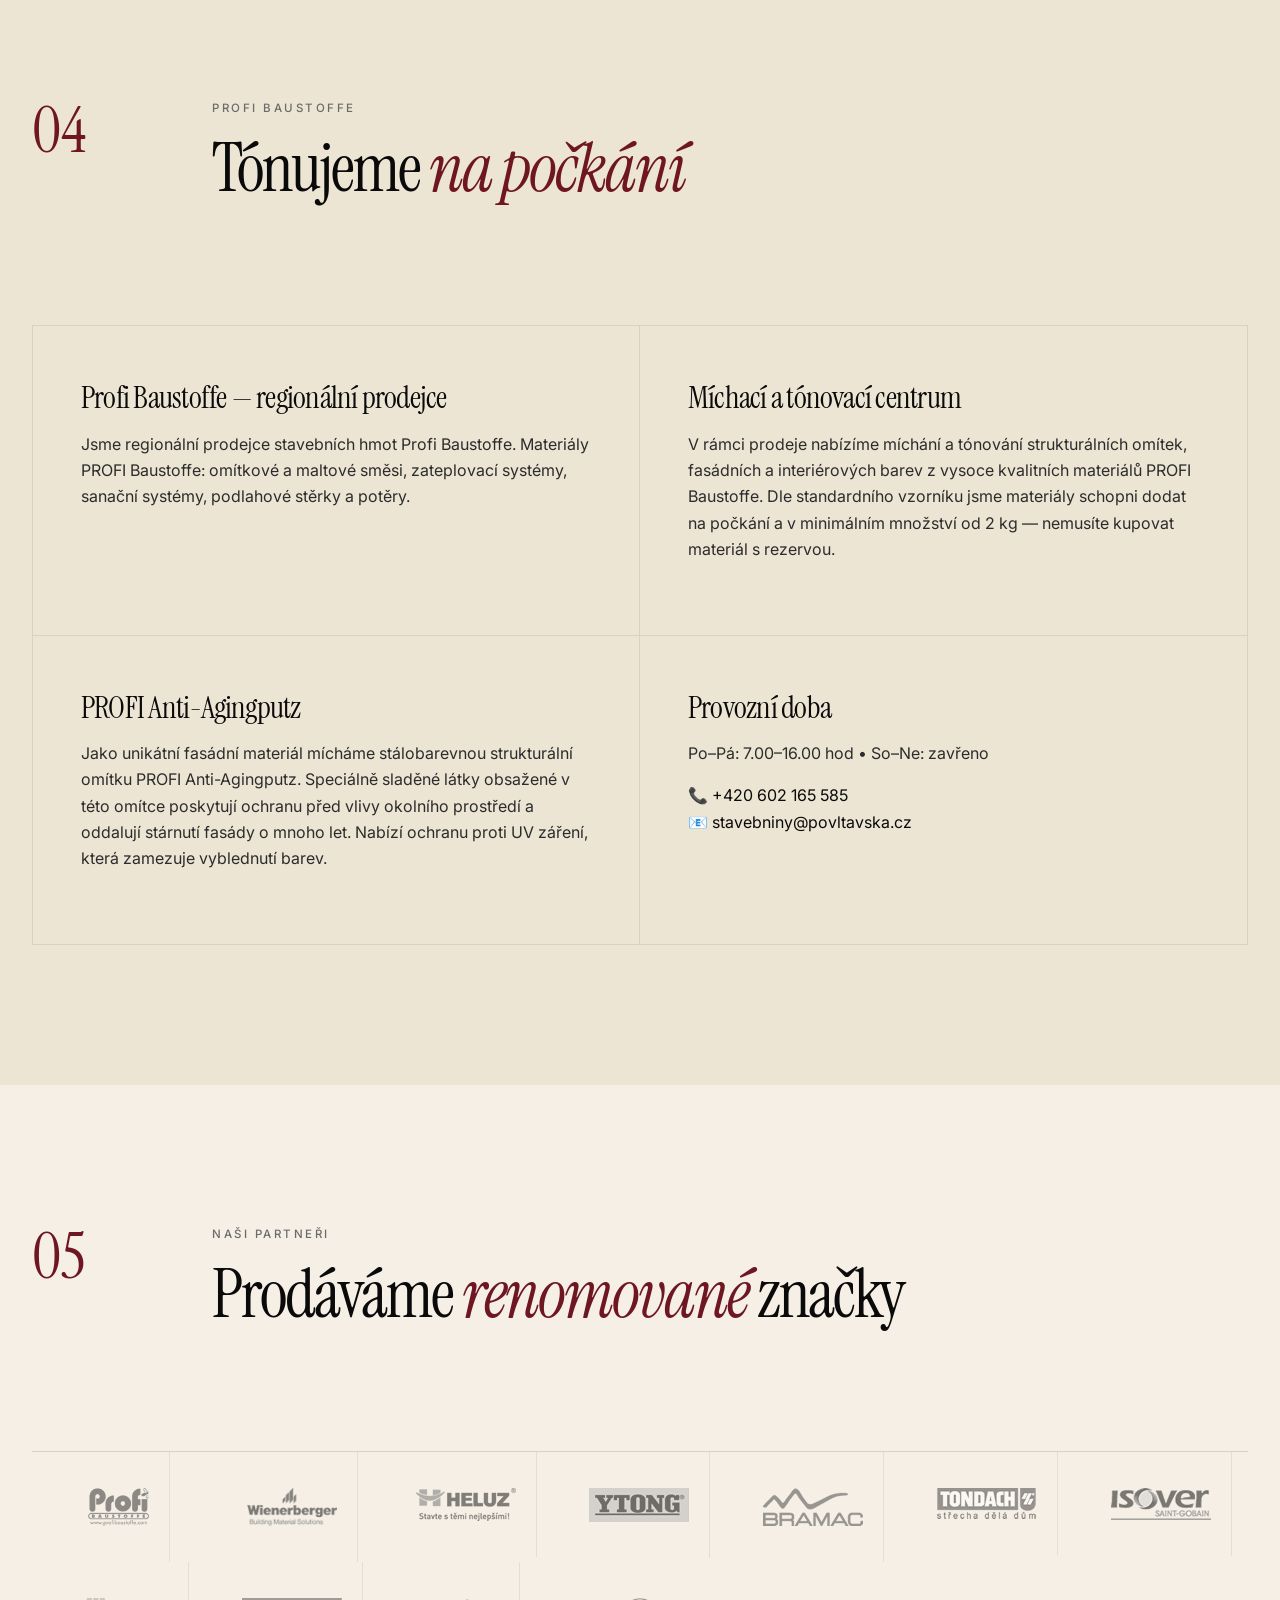
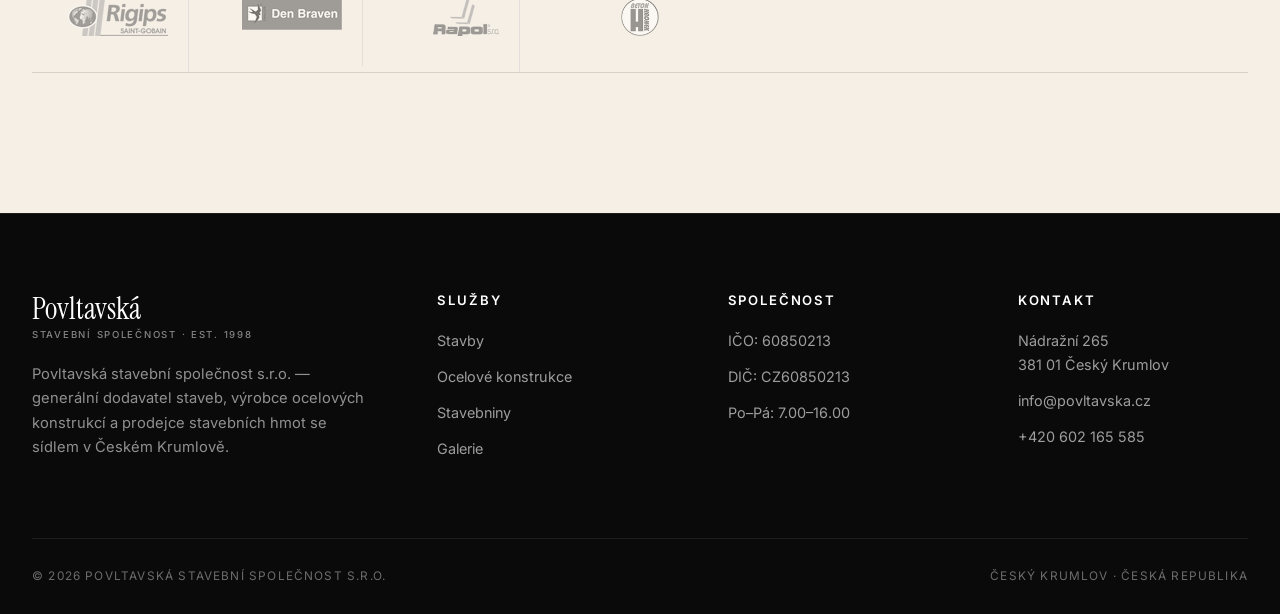
<file: stavebniny.html>
<!doctype html>
<html lang="cs">
<head>
<meta charset="utf-8">
<meta name="viewport" content="width=device-width,initial-scale=1">
<title>Stavebniny — Povltavská stavební společnost</title>
<meta name="description" content="Stavebniny, míchací a tónovací centrum PROFI Baustoffe, žulové odseky.">
<link rel="preconnect" href="https://fonts.googleapis.com">
<link rel="preconnect" href="https://fonts.gstatic.com" crossorigin>
<link href="https://fonts.googleapis.com/css2?family=Inter:wght@400;500;600;700&family=Instrument+Serif:ital@0;1&family=JetBrains+Mono:wght@400&display=swap" rel="stylesheet">
<link rel="stylesheet" href="styles.css">
<link rel="icon" href="images/logo/logo_stavebni-vin-small-1.png">
</head>
<body data-title-cs="Stavebniny — Povltavská stavební společnost" data-title-en="Building materials — Povltavská stavební společnost">

<div class="top-bar">
  <div class="top-bar-inner">
    <div class="left">
      <span data-i18n="top.address">Nádražní 265, Český Krumlov</span>
      <span class="sep">/</span>
      <a href="mailto:info@povltavska.cz">info@povltavska.cz</a>
      <span class="sep">/</span>
      <a href="tel:+420602165585">+420 602 165 585</a>
    </div>
    <span class="lang-switch">
      <button type="button" data-lang="cs">CZ</button>
      <button type="button" data-lang="en">EN</button>
    </span>
  </div>
</div>

<header class="site-header">
  <div class="header-inner">
    <a class="logo" href="index.html">
      <img src="images/logo/logo_stavebni-vin-small-1.png" alt="Povltavská stavební společnost">
      <span class="logo-text">Povltavská<small>stavební společnost · est. 1998</small></span>
    </a>
    <button class="menu-toggle" aria-label="Menu" aria-expanded="false"><span></span><span></span><span></span></button>
    <nav class="nav" aria-label="Main">
      <a href="index.html" data-i18n="nav.home">Domů</a>
      <a href="stavby.html" data-i18n="nav.stavby">Stavby</a>
      <a href="ocelove-konstrukce.html" data-i18n="nav.ocel">Ocelové konstrukce</a>
      <a href="stavebniny.html" class="active" data-i18n="nav.stavebniny">Stavebniny</a>
      <div class="has-sub">
        <a href="galerie.html" data-i18n="nav.galerie">Galerie</a>
        <div class="sub">
          <a href="galerie-rekonstrukce.html" data-i18n="nav.rekonstrukce">Rekonstrukce</a>
          <a href="galerie-novostavby.html" data-i18n="nav.novostavby">Novostavby</a>
          <a href="galerie-ocelove.html" data-i18n="nav.ocel">Ocelové konstrukce</a>
          <a href="galerie-ostatni.html" data-i18n="nav.ostatni">Ostatní</a>
        </div>
      </div>
      <a href="kontakt.html" data-i18n="nav.kontakt">Kontakt</a>
    </nav>
  </div>
</header>

<section class="page-hero">
  <div class="container">
    <div class="breadcrumbs" data-i18n="mat.hero.eyebrow">STAVEBNINY &amp; BARVY</div>
    <h1 data-i18n="mat.hero.title">Míchací a tónovací centrum</h1>
    <p data-i18n="mat.hero.sub">Regionální prodejce PROFI Baustoffe — tónujeme omítky a barvy na počkání.</p>
  </div>
  <div class="page-hero-img"><img src="images/Novinky/povltavska-stavebniny.jpg" alt="" loading="lazy"></div>
</section>

<section class="section">
  <div class="container">
    <div class="feature">
      <div class="prose">
        <p class="lead" data-i18n="mat.lead">V areálu společnosti provozujeme prodej stavebnin, kde nabízíme celé spektrum kvalitních stavebních materiálů od renomovaných výrobců.</p>
        <h3>Sortiment · Range</h3>
        <ul>
          <li data-i18n="mat.l1">Zdicí cihelné bloky a pórobeton</li>
          <li data-i18n="mat.l2">Systémy suché výstavby</li>
          <li data-i18n="mat.l3">Stavební chemie</li>
          <li data-i18n="mat.l4">Izolace proti vodě</li>
          <li data-i18n="mat.l5">Tepelné izolace</li>
          <li data-i18n="mat.l6">Střešní systémy</li>
          <li data-i18n="mat.l7">Střešní krytiny</li>
        </ul>
      </div>
      <div class="feature-img">
        <img src="images/Novinky/povltavska-stavebniny.jpg" alt="Stavebniny" loading="lazy">
      </div>
    </div>
  </div>
</section>

<section class="section section-soft">
  <div class="container">
    <div class="section-head">
      <div class="num">04</div>
      <div class="text">
        <span class="eyebrow">PROFI BAUSTOFFE</span>
        <h2>Tónujeme <em>na počkání</em></h2>
      </div>
    </div>
    <div class="grid-2">
      <div class="eu-card">
        <h3 data-i18n="mat.profi.title">Profi Baustoffe — regionální prodejce</h3>
        <p data-i18n="mat.profi.body">Jsme regionální prodejce stavebních hmot Profi Baustoffe. Materiály PROFI Baustoffe: omítkové a maltové směsi, zateplovací systémy, sanační systémy, podlahové stěrky a potěry.</p>
      </div>
      <div class="eu-card">
        <h3 data-i18n="mat.mix.title">Míchací a tónovací centrum</h3>
        <p data-i18n="mat.mix.body">V rámci prodeje nabízíme míchání a tónování strukturálních omítek, fasádních a interiérových barev z vysoce kvalitních materiálů PROFI Baustoffe. Dle standardního vzorníku jsme materiály schopni dodat na počkání a v minimálním množství od 2 kg — nemusíte kupovat materiál s rezervou.</p>
      </div>
      <div class="eu-card">
        <h3 data-i18n="mat.anti.title">PROFI Anti-Agingputz</h3>
        <p data-i18n="mat.anti.body">Jako unikátní fasádní materiál mícháme stálobarevnou strukturální omítku PROFI Anti-Agingputz. Speciálně sladěné látky obsažené v této omítce poskytují ochranu před vlivy okolního prostředí a oddalují stárnutí fasády o mnoho let. Nabízí ochranu proti UV záření, která zamezuje vyblednutí barev.</p>
      </div>
      <div class="eu-card">
        <h3 data-i18n="mat.hours.title">Provozní doba</h3>
        <p data-i18n="mat.hours.body">Po–Pá: 7.00–16.00 hod • So–Ne: zavřeno</p>
        <p>📞 <a href="tel:+420602165585">+420 602 165 585</a><br>📧 <a href="mailto:stavebniny@povltavska.cz">stavebniny@povltavska.cz</a></p>
      </div>
    </div>
  </div>
</section>

<section class="section">
  <div class="container">
    <div class="section-head">
      <div class="num">05</div>
      <div class="text">
        <span class="eyebrow" data-i18n="mat.brands.title">Naši partneři</span>
        <h2>Prodáváme <em>renomované</em> značky</h2>
      </div>
    </div>
    <div class="brands">
      <img src="images/brands/profi-logo-100.png" alt="PROFI">
      <img src="images/brands/wienerberger-logo-100.png" alt="Wienerberger">
      <img src="images/brands/logo-Heluz-100.png" alt="Heluz">
      <img src="images/brands/ytong-logo-100.png" alt="Ytong">
      <img src="images/brands/bramac-logo-100.png" alt="Bramac">
      <img src="images/brands/tondach-logo-100.png" alt="Tondach">
      <img src="images/brands/isover-logo-100.png" alt="Isover">
      <img src="images/brands/logo_rigips-100.png" alt="Rigips">
      <img src="images/brands/den_braven_logo-100.png" alt="Den Braven">
      <img src="images/brands/rapol-logo-100.png" alt="Rapol">
      <img src="images/brands/beton-hronek-logo-70.png" alt="Beton Hronek">
    </div>
  </div>
</section>
<footer class="site-footer">
  <div class="footer-grid">
    <div class="footer-brand">
      <span class="logo-text">Povltavská<small>stavební společnost · est. 1998</small></span>
      <p data-i18n="footer.about" style="margin-top:22px">Povltavská stavební společnost s.r.o.</p>
    </div>
    <div>
      <h4 data-i18n="footer.services">Služby</h4>
      <ul>
        <li><a href="stavby.html" data-i18n="nav.stavby">Stavby</a></li>
        <li><a href="ocelove-konstrukce.html" data-i18n="nav.ocel">Ocelové konstrukce</a></li>
        <li><a href="stavebniny.html" data-i18n="nav.stavebniny">Stavebniny</a></li>
        <li><a href="galerie.html" data-i18n="nav.galerie">Galerie</a></li>
      </ul>
    </div>
    <div>
      <h4 data-i18n="footer.company">Společnost</h4>
      <ul>
        <li>IČO: 60850213</li>
        <li>DIČ: CZ60850213</li>
        <li data-i18n="footer.hours">Po–Pá: 7.00–16.00</li>
      </ul>
    </div>
    <div>
      <h4 data-i18n="footer.contact">Kontakt</h4>
      <ul>
        <li>Nádražní 265<br>381 01 Český Krumlov</li>
        <li><a href="mailto:info@povltavska.cz">info@povltavska.cz</a></li>
        <li><a href="tel:+420602165585">+420 602 165 585</a></li>
      </ul>
    </div>
  </div>
  <div class="footer-bottom">
    <span>© <span id="year"></span> Povltavská stavební společnost s.r.o.</span>
    <span>Český Krumlov · Česká republika</span>
  </div>
</footer>

<script>document.getElementById("year").textContent = new Date().getFullYear();</script>
<script src="i18n.js"></script>
<script src="galleries.js"></script>
<script src="script.js"></script>
</body>
</html>
</file>
<file: styles.css>
:root {
  --wine: #6e1621;
  --wine-dark: #4b0f17;
  --wine-light: #8a1d2a;
  --gold: #c9a961;
  --pillar-1: #6e1621;
  --pillar-2: #24406b;
  --pillar-3: #3b6e35;
  --ink: #0a0a0a;
  --ink-soft: #2c2c2c;
  --muted: #6b6b6b;
  --line: #d9d2c4;
  --bg: #f5efe6;
  --bg-pure: #faf6ef;
  --bg-dark: #0a0a0a;
  --bg-soft: #ede5d4;
  --max: 1360px;
  --gutter: 32px;
  --radius: 0px;
  --radius-sm: 0px;
  --shadow: 0 20px 50px rgba(10,10,10,.1);
  --shadow-lg: 0 30px 80px rgba(10,10,10,.18);
  --t: .35s cubic-bezier(.2,.7,.2,1);
  --serif: "Instrument Serif", "Playfair Display", Georgia, serif;
  --sans: "Inter", -apple-system, BlinkMacSystemFont, "Segoe UI", Roboto, Helvetica, Arial, sans-serif;
}

* { box-sizing: border-box; }
html { scroll-behavior: smooth; -webkit-text-size-adjust: 100%; }
body {
  margin: 0;
  font-family: var(--sans);
  font-size: 16px;
  line-height: 1.65;
  color: var(--ink);
  background: var(--bg);
  -webkit-font-smoothing: antialiased;
  text-rendering: optimizeLegibility;
}
body::before {
  content: ""; position: fixed; inset: 0; pointer-events: none; z-index: 1;
  background-image: radial-gradient(rgba(10,10,10,.028) 1px, transparent 1px);
  background-size: 3px 3px;
  mix-blend-mode: multiply;
  opacity: .6;
}
img { max-width: 100%; height: auto; display: block; }
a { color: var(--ink); text-decoration: none; transition: color var(--t); }
a:hover { color: var(--wine); }

h1, h2, h3, h4 { margin: 0 0 .5em; line-height: 1.02; letter-spacing: -.025em; color: var(--ink); font-weight: 400; }
.display, h1.display, .hero h1 {
  font-family: var(--serif);
  font-weight: 400;
  font-size: clamp(3rem, 9vw, 8.5rem);
  line-height: .92;
  letter-spacing: -.035em;
}
.display em, h1.display em, .hero h1 em { font-style: italic; color: var(--wine); }
h2 { font-family: var(--serif); font-weight: 400; font-size: clamp(2rem, 5.2vw, 4.2rem); line-height: .98; letter-spacing: -.03em; }
h2 em { font-style: italic; color: var(--wine); }
h3 { font-family: var(--serif); font-weight: 400; font-size: clamp(1.5rem, 2.4vw, 2.1rem); line-height: 1.05; }
h4 { font-family: var(--sans); font-weight: 600; font-size: .82rem; letter-spacing: .14em; text-transform: uppercase; }
p { margin: 0 0 1em; }

.container { max-width: var(--max); margin: 0 auto; padding: 0 var(--gutter); position: relative; z-index: 2; }
.section { padding: 140px 0; position: relative; }
.section-soft { background: var(--bg-soft); }
.section-dark { background: var(--bg-dark); color: #ebe3d4; }
.section-dark h1, .section-dark h2, .section-dark h3 { color: #fff; }
.section-dark p { color: #a8a095; }
.section-dark a { color: #fff; }

.rule { height: 1px; background: var(--ink); opacity: .12; margin: 0; }
.rule-gold { background: var(--gold); height: 1px; border: 0; }

/* ---------- Top bar ---------- */
.top-bar {
  background: var(--ink);
  color: var(--bg-pure);
  font-size: .72rem;
  letter-spacing: .08em;
  text-transform: uppercase;
  position: relative; z-index: 10;
}
.top-bar-inner {
  max-width: var(--max); margin: 0 auto;
  padding: 10px var(--gutter);
  display: flex; gap: 24px; justify-content: space-between; align-items: center; flex-wrap: wrap;
}
.top-bar a { color: var(--bg-pure); opacity: .75; }
.top-bar a:hover { opacity: 1; color: var(--bg-pure); }
.top-bar .sep { opacity: .25; margin: 0 6px; }
.top-bar .left { display: flex; gap: 20px; align-items: center; flex-wrap: wrap; }
.lang-switch { display: inline-flex; gap: 0; }
.lang-switch button {
  background: none; border: 0;
  color: var(--bg-pure); opacity: .45;
  padding: 0 8px; font-size: .72rem; font-weight: 600; cursor: pointer;
  letter-spacing: .12em; font-family: var(--sans);
  transition: opacity var(--t);
}
.lang-switch button.active { opacity: 1; }
.lang-switch button:hover { opacity: 1; }
.lang-switch button + button { border-left: 1px solid rgba(255,255,255,.2); }

/* ---------- Header ---------- */
.site-header {
  position: sticky; top: 0; z-index: 100;
  background: rgba(245, 239, 230, .9);
  backdrop-filter: saturate(140%) blur(14px);
  -webkit-backdrop-filter: saturate(140%) blur(14px);
  border-bottom: 1px solid var(--line);
}
.header-inner {
  max-width: var(--max); margin: 0 auto;
  padding: 22px var(--gutter);
  display: flex; align-items: center; justify-content: space-between;
  gap: 24px;
}
.logo { display: flex; align-items: center; gap: 14px; }
.logo img { height: 46px; width: auto; }
.logo-text {
  font-family: var(--serif);
  font-size: 1.55rem;
  color: var(--ink);
  line-height: 1;
}
.logo-text small {
  display: block;
  font-family: var(--sans);
  font-weight: 500; font-size: .6rem;
  color: var(--muted);
  letter-spacing: .18em; text-transform: uppercase;
  margin-top: 4px;
}

.nav { display: flex; align-items: center; gap: 2px; }
.nav a {
  display: inline-block;
  padding: 10px 16px;
  font-weight: 500; font-size: .82rem;
  letter-spacing: .08em;
  text-transform: uppercase;
  color: var(--ink-soft);
  position: relative;
}
.nav a::after {
  content: ""; position: absolute;
  left: 16px; right: 16px; bottom: 4px;
  height: 1px; background: var(--wine);
  transform: scaleX(0); transform-origin: left;
  transition: transform var(--t);
}
.nav a:hover::after, .nav a.active::after { transform: scaleX(1); }
.nav a:hover, .nav a.active { color: var(--wine); }
.nav .has-sub { position: relative; }
.nav .sub {
  position: absolute; top: 100%; left: 0;
  min-width: 260px;
  background: var(--bg-pure);
  border: 1px solid var(--line);
  padding: 10px 0;
  display: none;
  box-shadow: var(--shadow);
}
.nav .has-sub:hover > .sub, .nav .has-sub:focus-within > .sub { display: block; }
.nav .sub a { display: block; padding: 12px 20px; font-size: .78rem; }
.nav .sub a::after { display: none; }
.nav .sub a:hover { background: var(--bg); }

.menu-toggle {
  display: none;
  background: none; border: 0; padding: 10px;
  cursor: pointer;
}
.menu-toggle span { display: block; width: 28px; height: 1.5px; background: var(--ink); margin: 7px 0; transition: transform var(--t), opacity var(--t); }
.menu-toggle.open span:nth-child(1) { transform: translateY(8.5px) rotate(45deg); }
.menu-toggle.open span:nth-child(2) { opacity: 0; }
.menu-toggle.open span:nth-child(3) { transform: translateY(-8.5px) rotate(-45deg); }

/* ---------- Hero ---------- */
.hero {
  position: relative;
  padding: 0;
  overflow: hidden;
  background: var(--bg);
}
.hero-grid {
  max-width: var(--max); margin: 0 auto;
  padding: 80px var(--gutter) 0;
  display: grid;
  grid-template-columns: 1fr 480px;
  gap: 60px;
  align-items: end;
  min-height: min(calc(100vh - 200px), 760px);
  position: relative;
}
.hero-meta {
  position: absolute; top: 80px; right: var(--gutter);
  writing-mode: vertical-rl;
  transform: rotate(180deg);
  font-size: .72rem; letter-spacing: .3em;
  text-transform: uppercase;
  color: var(--muted);
}
.hero-eyebrow {
  display: flex; align-items: center; gap: 16px;
  font-size: .72rem; letter-spacing: .22em; text-transform: uppercase;
  color: var(--muted); margin-bottom: 32px;
}
.hero-eyebrow::before { content: ""; width: 40px; height: 1px; background: var(--wine); }
.hero h1 { margin-bottom: 40px; max-width: 14ch; }
.hero-tagline {
  font-size: 1.1rem;
  max-width: 46ch;
  color: var(--ink-soft);
  margin-bottom: 44px;
}
.hero-ctas { display: flex; gap: 16px; flex-wrap: wrap; margin-bottom: 60px; }
.hero-image {
  position: relative;
  aspect-ratio: 4/5;
  width: 100%;
  overflow: hidden;
  margin-bottom: 0;
  align-self: end;
}
.hero-image::before {
  content: ""; position: absolute; inset: 0;
  background: linear-gradient(180deg, transparent 60%, rgba(0,0,0,.2));
  z-index: 2; pointer-events: none;
}
.hero-image img {
  position: absolute; inset: 0;
  width: 100%; height: 100%; object-fit: cover;
  animation: slowZoom 18s ease-in-out infinite alternate;
}
@keyframes slowZoom { from { transform: scale(1); } to { transform: scale(1.08); } }

.hero-number {
  position: absolute; left: var(--gutter); bottom: 40px;
  font-family: var(--serif); font-size: clamp(6rem, 14vw, 13rem);
  line-height: .8; color: var(--ink); opacity: .06;
  pointer-events: none; user-select: none;
}

/* Marquee */
.marquee {
  border-top: 1px solid var(--line);
  border-bottom: 1px solid var(--line);
  background: var(--bg);
  overflow: hidden;
  padding: 24px 0;
  margin-top: 60px;
}
.marquee-track {
  display: flex; gap: 60px;
  width: max-content;
  animation: slide 40s linear infinite;
  font-family: var(--serif);
  font-size: clamp(1.8rem, 3vw, 2.8rem);
  white-space: nowrap;
}
.marquee-track span { display: inline-flex; align-items: center; gap: 60px; }
.marquee-track span::after { content: "✦"; color: var(--wine); font-size: .7em; }
@keyframes slide {
  from { transform: translateX(0); }
  to { transform: translateX(-50%); }
}

/* ---------- Buttons ---------- */
.btn {
  display: inline-flex; align-items: center; gap: 12px;
  padding: 16px 28px;
  font-weight: 500; font-size: .78rem;
  letter-spacing: .14em; text-transform: uppercase;
  border: 1px solid var(--ink);
  background: var(--ink); color: var(--bg-pure);
  cursor: pointer;
  border-radius: 0;
  transition: background var(--t), color var(--t), border-color var(--t), transform var(--t);
  position: relative; overflow: hidden;
}
.btn::after { content: "→"; transition: transform var(--t); font-size: 1rem; }
.btn:hover { background: var(--wine); border-color: var(--wine); color: #fff; }
.btn:hover::after { transform: translateX(4px); }

.btn-ghost {
  background: transparent;
  color: var(--ink);
  border: 1px solid var(--ink);
}
.btn-ghost:hover { background: var(--ink); color: var(--bg-pure); border-color: var(--ink); }

.btn-wine { background: var(--wine); border-color: var(--wine); color: #fff; }
.btn-wine:hover { background: var(--wine-dark); border-color: var(--wine-dark); }

.btn-light {
  background: transparent; color: #fff; border-color: #fff;
}
.btn-light:hover { background: #fff; color: var(--wine); border-color: #fff; }

/* ---------- Section headers ---------- */
.section-head {
  display: grid;
  grid-template-columns: 120px 1fr;
  gap: 60px;
  margin-bottom: 100px;
  align-items: start;
}
.section-head .num {
  font-family: var(--serif);
  font-size: 4rem;
  color: var(--wine);
  line-height: 1;
}
.section-head .text { max-width: 820px; }
.section-head .eyebrow {
  display: block;
  font-size: .72rem; letter-spacing: .22em; text-transform: uppercase;
  color: var(--muted);
  margin-bottom: 18px;
  font-weight: 500;
}
.section-head h2 { margin-bottom: 24px; }
.section-head p { font-size: 1.15rem; color: var(--ink-soft); max-width: 60ch; }

.eyebrow {
  display: inline-block;
  font-size: .72rem; font-weight: 500;
  letter-spacing: .22em;
  text-transform: uppercase;
  color: var(--wine);
  margin-bottom: 14px;
}

/* ---------- Services ---------- */
.services {
  display: grid; gap: 0;
  grid-template-columns: repeat(3, 1fr);
  border-top: 1px solid var(--line);
  border-bottom: 1px solid var(--line);
}
.service-card {
  --accent: var(--wine);
  position: relative;
  padding: 48px 40px 40px;
  border-right: 1px solid var(--line);
  background: transparent;
  transition: background var(--t);
  display: flex; flex-direction: column;
  text-decoration: none; color: inherit;
  min-height: 520px;
  isolation: isolate;
}
.service-card.p1 { --accent: var(--pillar-1); }
.service-card.p2 { --accent: var(--pillar-2); }
.service-card.p3 { --accent: var(--pillar-3); }
.service-card:last-child { border-right: 0; }
.service-card::before {
  content: ""; position: absolute;
  top: 0; left: 0; right: 0;
  height: 4px; background: var(--accent);
  transform-origin: left;
  transition: height var(--t);
}
.service-card:hover::before { height: 8px; }
.service-card:hover { background: var(--bg-pure); color: inherit; }

.service-card .num-row {
  display: flex; justify-content: space-between; align-items: baseline;
  margin-bottom: 40px;
  font-size: .72rem; letter-spacing: .18em; text-transform: uppercase;
  color: var(--muted);
}
.service-card .num-row .no {
  font-family: var(--serif); font-size: 2.2rem;
  color: var(--accent); letter-spacing: -.02em;
  line-height: 1;
}

.service-card .visual {
  position: relative;
  aspect-ratio: 4/3;
  overflow: hidden;
  margin-bottom: 32px;
}
.service-card .visual img {
  position: absolute; inset: 0;
  width: 100%; height: 100%; object-fit: cover;
  filter: grayscale(100%);
  transition: filter .5s ease, transform .8s cubic-bezier(.2,.7,.2,1);
}
.service-card .visual::before {
  content: ""; position: absolute; inset: 0;
  background: var(--accent);
  mix-blend-mode: multiply;
  opacity: .85;
  transition: opacity var(--t);
  z-index: 1;
}
.service-card .visual::after {
  content: ""; position: absolute; inset: 0;
  background: linear-gradient(180deg, transparent 50%, rgba(0,0,0,.35));
  z-index: 2;
}
.service-card:hover .visual::before { opacity: .3; }
.service-card:hover .visual img { filter: grayscale(0%); transform: scale(1.05); }

.service-card h3 {
  font-size: clamp(1.7rem, 2.2vw, 2.2rem);
  margin-bottom: 16px;
  max-width: 14ch;
  line-height: 1;
}
.service-card .tagline {
  color: var(--muted);
  font-size: .95rem;
  line-height: 1.5;
  margin: 0 0 auto;
  max-width: 28ch;
}
.service-card .read-more {
  display: inline-flex; align-items: center; gap: 12px;
  font-size: .72rem; font-weight: 600;
  letter-spacing: .16em; text-transform: uppercase;
  color: var(--accent);
  padding-top: 32px;
  margin-top: 40px;
  border-top: 1px solid var(--accent);
  align-self: stretch;
}
.service-card .read-more::after {
  content: "→"; margin-left: auto; transition: transform var(--t); font-size: 1rem;
}
.service-card:hover .read-more::after { transform: translateX(6px); }

/* ---------- Feature block ---------- */
.feature {
  display: grid; grid-template-columns: 1.2fr 1fr; gap: 80px;
  align-items: start;
}
.feature.reverse { grid-template-columns: 1fr 1.2fr; }
.feature.reverse .feature-img { order: -1; }
.feature-img { position: relative; }
.feature-img img { width: 100%; }
.feature-img::before {
  content: ""; position: absolute;
  left: -20px; top: -20px; right: 20px; bottom: 20px;
  border: 1px solid var(--wine);
  z-index: 0;
}
.feature-img img { position: relative; z-index: 1; }
.feature .prose { padding-top: 20px; }
.feature ul { list-style: none; padding: 0; margin: 24px 0; }
.feature ul li {
  padding: 16px 0;
  border-top: 1px solid var(--line);
  padding-left: 36px;
  position: relative;
  color: var(--ink-soft);
}
.feature ul li:last-child { border-bottom: 1px solid var(--line); }
.feature ul li::before {
  content: ""; position: absolute; left: 0; top: 26px;
  width: 20px; height: 1px; background: var(--wine);
}

/* ---------- Stats ---------- */
.stats {
  display: grid; gap: 0;
  grid-template-columns: repeat(4, 1fr);
  margin-top: 60px;
  border-top: 1px solid var(--ink);
  border-bottom: 1px solid var(--ink);
}
.stat {
  padding: 40px 30px 36px;
  border-right: 1px solid var(--line);
  position: relative;
}
.stat:last-child { border-right: 0; }
.stat .num {
  font-family: var(--serif);
  font-size: clamp(3rem, 6vw, 5.5rem);
  font-weight: 400;
  color: var(--ink);
  line-height: 1;
  display: block;
  letter-spacing: -.03em;
}
.stat .num sup { font-size: .45em; color: var(--wine); vertical-align: top; top: .2em; position: relative; margin-left: 4px; }
.stat .label {
  display: block; margin-top: 18px;
  color: var(--muted); font-size: .72rem;
  text-transform: uppercase; letter-spacing: .14em;
  font-weight: 500;
}

/* ---------- EU projects ---------- */
.eu-grid {
  display: grid; gap: 0;
  grid-template-columns: 1fr 1fr;
  border-top: 1px solid var(--line);
  border-bottom: 1px solid var(--line);
}
.eu-card {
  padding: 56px 48px;
  border-right: 1px solid var(--line);
  position: relative;
}
.eu-card:last-child { border-right: 0; }
.eu-card .eu-flag {
  height: 52px; margin-bottom: 28px;
}
.eu-card .reg {
  font-family: "JetBrains Mono", ui-monospace, monospace;
  font-size: .72rem;
  color: var(--muted);
  margin-bottom: 16px;
  display: block;
  letter-spacing: .02em;
}
.eu-card h3 { color: var(--ink); margin-bottom: 16px; }
.eu-card p { color: var(--ink-soft); }

/* ---------- Gallery ---------- */
.gallery-categories {
  display: grid; gap: 0;
  grid-template-columns: repeat(2, 1fr);
  border: 1px solid var(--line);
}
.cat-card {
  position: relative; display: block;
  aspect-ratio: 16/10;
  border-right: 1px solid var(--line);
  border-bottom: 1px solid var(--line);
  overflow: hidden;
}
.cat-card:nth-child(2n) { border-right: 0; }
.cat-card:nth-last-child(-n+2) { border-bottom: 0; }
.cat-card img { position: absolute; inset: 0; width: 100%; height: 100%; object-fit: cover; transition: transform .8s cubic-bezier(.2,.7,.2,1); filter: grayscale(20%); }
.cat-card:hover img { transform: scale(1.05); filter: grayscale(0%); }
.cat-card::after {
  content: ""; position: absolute; inset: 0;
  background: linear-gradient(to top, rgba(0,0,0,.85) 0%, rgba(0,0,0,.1) 55%, transparent 100%);
}
.cat-card .label {
  position: absolute; left: 40px; right: 40px; bottom: 36px; z-index: 2;
  color: #fff;
}
.cat-card .label .num {
  font-family: var(--serif); font-size: .95rem;
  color: var(--gold); opacity: .9;
  margin-bottom: 8px; display: block;
  letter-spacing: .05em;
}
.cat-card .label h3 {
  color: #fff; font-size: clamp(1.8rem, 3vw, 2.8rem);
  margin: 0 0 6px;
}
.cat-card .label .count {
  font-size: .78rem; opacity: .8; letter-spacing: .12em; text-transform: uppercase;
}

.project {
  margin-top: 100px;
  padding-top: 40px;
  border-top: 1px solid var(--line);
}
.project:first-child { margin-top: 0; padding-top: 0; border-top: 0; }
.project-head {
  display: grid;
  grid-template-columns: 80px 1fr auto;
  gap: 40px;
  align-items: baseline;
  margin-bottom: 36px;
}
.project-head .num {
  font-family: var(--serif); font-size: 1.2rem; color: var(--wine);
  letter-spacing: .04em;
}
.project-head h3 { font-size: clamp(1.8rem, 3.2vw, 2.6rem); margin: 0; }
.project-head span.count {
  color: var(--muted); font-size: .72rem;
  text-transform: uppercase; letter-spacing: .15em;
  white-space: nowrap;
}
.project-grid {
  display: grid; gap: 8px;
  grid-template-columns: repeat(auto-fill, minmax(240px, 1fr));
}
.thumb {
  position: relative;
  aspect-ratio: 4/3;
  overflow: hidden;
  cursor: zoom-in;
  background: var(--bg-soft);
  border: 0;
  padding: 0;
}
.thumb img {
  position: absolute; inset: 0;
  width: 100%; height: 100%; object-fit: cover;
  filter: grayscale(10%);
  transition: transform .6s cubic-bezier(.2,.7,.2,1), filter .3s;
}
.thumb:hover img { transform: scale(1.06); filter: grayscale(0%); }
.thumb::before {
  content: ""; position: absolute; inset: 0;
  background: var(--wine); opacity: 0;
  transition: opacity var(--t);
  mix-blend-mode: multiply;
}
.thumb:hover::before { opacity: .15; }
.thumb::after {
  content: "+"; position: absolute; top: 14px; right: 14px;
  color: #fff; font-family: var(--serif); font-size: 1.6rem;
  line-height: 1; opacity: 0;
  transition: opacity var(--t), transform var(--t);
  transform: scale(.8);
}
.thumb:hover::after { opacity: 1; transform: scale(1); }

/* ---------- Lightbox ---------- */
.lightbox {
  position: fixed; inset: 0; z-index: 1000;
  background: rgba(10,10,10,.96);
  display: none; align-items: center; justify-content: center;
  padding: 60px;
}
.lightbox.open { display: flex; }
.lightbox img { max-width: 100%; max-height: 100%; object-fit: contain; }
.lightbox button {
  position: absolute;
  background: none;
  border: 1px solid rgba(255,255,255,.25);
  color: #fff;
  width: 56px; height: 56px;
  font-size: 1.4rem; cursor: pointer;
  display: flex; align-items: center; justify-content: center;
  transition: background var(--t), border-color var(--t);
  font-family: var(--serif);
}
.lightbox button:hover { background: rgba(255,255,255,.1); border-color: #fff; }
.lightbox .lb-close { top: 32px; right: 32px; }
.lightbox .lb-prev { left: 32px; top: 50%; transform: translateY(-50%); }
.lightbox .lb-next { right: 32px; top: 50%; transform: translateY(-50%); }
.lightbox .lb-counter {
  position: absolute; left: 50%; transform: translateX(-50%); bottom: 32px;
  color: rgba(255,255,255,.7);
  font-family: var(--serif);
  font-size: 1.1rem;
  letter-spacing: .04em;
}

/* ---------- Contact ---------- */
.contact-grid {
  display: grid; gap: 0;
  grid-template-columns: 1.1fr 1fr;
  border: 1px solid var(--line);
}
.contact-col-left { border-right: 1px solid var(--line); }
.contact-card {
  padding: 40px;
  border-bottom: 1px solid var(--line);
}
.contact-card:last-child { border-bottom: 0; }
.contact-card h3 {
  font-family: var(--sans);
  font-size: .72rem;
  text-transform: uppercase;
  letter-spacing: .16em;
  font-weight: 600;
  color: var(--wine);
  margin-bottom: 18px;
}
.contact-card h3.company {
  font-family: var(--serif);
  font-size: 2rem;
  text-transform: none;
  letter-spacing: -.02em;
  color: var(--ink);
  font-weight: 400;
}
.contact-person {
  padding: 14px 0;
  border-top: 1px solid var(--line);
}
.contact-person:first-of-type { border-top: 0; padding-top: 0; }
.contact-person strong {
  display: block;
  font-family: var(--serif);
  font-size: 1.35rem;
  font-weight: 400;
  color: var(--ink);
  margin-bottom: 6px;
}
.contact-person a { color: var(--ink-soft); font-size: .92rem; display: block; }
.info-line {
  display: grid;
  grid-template-columns: 18px 1fr;
  gap: 16px;
  padding: 10px 0;
  border-top: 1px solid var(--line);
  color: var(--ink-soft);
  font-size: .92rem;
  align-items: start;
}
.info-line:first-child { border-top: 0; }
.info-line .ico { color: var(--wine); font-family: var(--serif); font-size: 1.1rem; }
.info-line strong { color: var(--ink); font-weight: 600; display: block; font-size: .95rem; }
.map-embed {
  height: 100%;
  min-height: 560px;
}
.map-embed iframe { display: block; width: 100%; height: 100%; border: 0; min-height: 560px; filter: grayscale(100%) contrast(1.05); }

/* ---------- Brands ---------- */
.brands {
  display: grid; gap: 0;
  grid-template-columns: repeat(auto-fit, minmax(160px, 1fr));
  border-top: 1px solid var(--line);
  border-bottom: 1px solid var(--line);
}
.brands img {
  max-height: 38px; width: auto; margin: 0 auto;
  filter: grayscale(100%); opacity: .55;
  transition: filter var(--t), opacity var(--t);
  padding: 36px 20px;
  border-right: 1px solid var(--line);
  box-sizing: content-box;
}
.brands img:hover { filter: none; opacity: 1; }
.brands img:last-child { border-right: 0; }

/* ---------- CTA ---------- */
.cta-strip {
  background: var(--ink);
  color: var(--bg-pure);
  padding: 140px var(--gutter);
  position: relative; overflow: hidden;
}
.cta-strip::before {
  content: ""; position: absolute;
  left: -5%; top: -30%;
  width: 60%; height: 160%;
  background: radial-gradient(ellipse, rgba(110,22,33,.35), transparent 70%);
  pointer-events: none;
}
.cta-inner { max-width: var(--max); margin: 0 auto; position: relative; z-index: 2; display: grid; grid-template-columns: 1.4fr 1fr; gap: 60px; align-items: end; }
.cta-strip h2 { color: #fff; margin-bottom: 0; font-size: clamp(2.4rem, 6vw, 5rem); max-width: 16ch; }
.cta-strip h2 em { color: var(--gold); }
.cta-strip p { color: rgba(255,255,255,.6); font-size: 1.05rem; margin-bottom: 28px; max-width: 42ch; }
.cta-strip .btn-light { font-size: .82rem; padding: 20px 36px; }

/* ---------- Footer ---------- */
.site-footer {
  background: var(--ink);
  color: var(--bg-pure);
  padding: 80px var(--gutter) 28px;
  border-top: 1px solid rgba(255,255,255,.08);
}
.footer-grid {
  max-width: var(--max); margin: 0 auto;
  display: grid; gap: 60px;
  grid-template-columns: 1.5fr 1fr 1fr 1fr;
  margin-bottom: 64px;
}
.footer-grid h4 { color: #fff; margin-bottom: 22px; }
.footer-brand .logo-text { color: #fff; font-size: 1.9rem; }
.footer-brand .logo-text small { color: rgba(255,255,255,.5); }
.footer-brand img { height: 60px; margin-bottom: 24px; filter: brightness(0) invert(1); opacity: .9; }
.footer-brand p { color: rgba(255,255,255,.55); font-size: .92rem; max-width: 40ch; }
.site-footer ul { list-style: none; padding: 0; margin: 0; }
.site-footer li { margin-bottom: 12px; font-size: .9rem; color: rgba(255,255,255,.6); }
.site-footer a { color: rgba(255,255,255,.6); }
.site-footer a:hover { color: var(--gold); }
.footer-bottom {
  max-width: var(--max); margin: 0 auto;
  border-top: 1px solid rgba(255,255,255,.08);
  padding-top: 28px;
  display: flex; justify-content: space-between; flex-wrap: wrap; gap: 10px;
  font-size: .74rem; color: rgba(255,255,255,.4);
  text-transform: uppercase; letter-spacing: .1em;
}

/* ---------- Page hero ---------- */
.page-hero {
  padding: 120px 0 100px;
  position: relative;
  background: var(--bg);
  border-bottom: 1px solid var(--line);
  overflow: hidden;
}
.page-hero .container { position: relative; z-index: 2; }
.page-hero .breadcrumbs {
  font-size: .72rem; letter-spacing: .22em; text-transform: uppercase;
  color: var(--wine);
  margin-bottom: 28px;
  display: flex; align-items: center; gap: 14px;
}
.page-hero .breadcrumbs::before { content: ""; width: 32px; height: 1px; background: var(--wine); }
.page-hero h1 {
  font-family: var(--serif); font-weight: 400;
  font-size: clamp(2.8rem, 8vw, 6.5rem);
  line-height: .95; letter-spacing: -.03em;
  max-width: 14ch;
  margin-bottom: 28px;
}
.page-hero h1 em { font-style: italic; color: var(--wine); }
.page-hero p { font-size: 1.15rem; max-width: 60ch; color: var(--ink-soft); }
.page-hero-img {
  position: absolute; right: 0; top: 0; bottom: 0;
  width: 42%;
  overflow: hidden;
  z-index: 1;
}
.page-hero-img::before { content: ""; position: absolute; inset: 0; background: linear-gradient(90deg, var(--bg), rgba(245,239,230,.2) 30%, transparent); z-index: 2; }
.page-hero-img img { width: 100%; height: 100%; object-fit: cover; }

.prose { max-width: 680px; padding-top: 20px; }
.prose .lead { font-family: var(--serif); font-size: 1.6rem; line-height: 1.25; color: var(--ink); margin-bottom: 36px; }
.prose p { color: var(--ink-soft); font-size: 1.05rem; }
.prose h3 { margin-top: 48px; margin-bottom: 18px; font-size: 1.4rem; color: var(--wine); font-family: var(--sans); text-transform: uppercase; letter-spacing: .12em; font-size: .78rem; font-weight: 600; }

.grid-2 { display: grid; gap: 0; grid-template-columns: 1fr 1fr; border: 1px solid var(--line); }
.grid-2 .eu-card { border-right: 1px solid var(--line); border-bottom: 1px solid var(--line); }
.grid-2 .eu-card:nth-child(2n) { border-right: 0; }
.grid-2 .eu-card:nth-last-child(-n+2) { border-bottom: 0; }

/* ---------- Utilities ---------- */
.text-center { text-align: center; }
.fade-in { opacity: 1; transform: none; transition: opacity .8s cubic-bezier(.2,.7,.2,1), transform .8s cubic-bezier(.2,.7,.2,1); }
.js-ready .fade-in { opacity: 0; transform: translateY(28px); }
.js-ready .fade-in.visible { opacity: 1; transform: translateY(0); }

/* ---------- Responsive ---------- */
@media (max-width: 1100px) {
  .hero-grid { grid-template-columns: 1fr 380px; gap: 40px; }
  .services { grid-template-columns: 1fr 1fr; }
  .service-card:nth-child(2) { border-right: 0; }
  .service-card:nth-child(3) { border-right: 0; grid-column: 1 / -1; }
  .section-head { grid-template-columns: 80px 1fr; gap: 40px; }
  .section-head .num { font-size: 3rem; }
  .footer-grid { grid-template-columns: 1fr 1fr 1fr; }
  .footer-brand { grid-column: 1 / -1; margin-bottom: 20px; }
  .cta-inner { grid-template-columns: 1fr; gap: 32px; }
  .stats { grid-template-columns: 1fr 1fr; }
  .stat:nth-child(2) { border-right: 0; }
  .stat:nth-child(-n+2) { border-bottom: 1px solid var(--line); }
}
@media (max-width: 860px) {
  .section { padding: 90px 0; }
  .hero-grid {
    grid-template-columns: 1fr;
    min-height: auto;
    padding-top: 60px;
  }
  .hero-image { aspect-ratio: 4/3; max-height: 420px; }
  .hero-meta { display: none; }
  .hero-number { display: none; }
  .feature, .feature.reverse { grid-template-columns: 1fr; gap: 40px; }
  .feature.reverse .feature-img { order: 0; }
  .feature-img::before { display: none; }
  .contact-grid { grid-template-columns: 1fr; }
  .contact-col-left { border-right: 0; border-bottom: 1px solid var(--line); }
  .gallery-categories { grid-template-columns: 1fr; }
  .cat-card { border-right: 0 !important; }
  .services { grid-template-columns: 1fr; }
  .service-card { border-right: 0 !important; min-height: auto; }
  .eu-grid, .grid-2 { grid-template-columns: 1fr; }
  .eu-card { border-right: 0 !important; border-bottom: 1px solid var(--line); }
  .eu-card:last-child { border-bottom: 0; }
  .footer-grid { grid-template-columns: 1fr 1fr; gap: 40px; }
  .menu-toggle { display: block; }
  .nav {
    position: fixed; inset: 0 0 0 auto;
    width: min(360px, 90vw);
    background: var(--bg-pure);
    padding: 100px 32px 32px;
    flex-direction: column; align-items: stretch; gap: 0;
    border-left: 1px solid var(--line);
    transform: translateX(100%);
    transition: transform var(--t);
    overflow-y: auto;
    z-index: 99;
  }
  .nav.open { transform: translateX(0); }
  .nav a { padding: 18px 0; font-size: 1rem; border-bottom: 1px solid var(--line); }
  .nav a::after { display: none; }
  .nav .has-sub { display: block; }
  .nav .sub { position: static; box-shadow: none; border: 0; padding: 0 0 10px 16px; display: block; background: transparent; }
  .nav .sub a { padding: 10px 0; font-size: .88rem; border-bottom: 0; }
  .header-inner { padding: 16px 24px; }
  .logo img { height: 40px; }
  .logo-text { font-size: 1.3rem; }
  .page-hero { padding: 80px 0 70px; }
  .page-hero-img { display: none; }
  .section-head { grid-template-columns: 1fr; gap: 24px; margin-bottom: 60px; }
  .section-head .num { font-size: 2.4rem; }
  .stats { grid-template-columns: 1fr; }
  .stat { border-right: 0; border-bottom: 1px solid var(--line); }
  .stat:last-child { border-bottom: 0; }
  .project-head { grid-template-columns: 1fr; gap: 8px; }
  .cta-strip { padding: 90px var(--gutter); }
  .lightbox { padding: 16px; }
  .lightbox .lb-close { top: 16px; right: 16px; width: 44px; height: 44px; }
  .lightbox .lb-prev { left: 12px; width: 44px; height: 44px; }
  .lightbox .lb-next { right: 12px; width: 44px; height: 44px; }
  .top-bar-inner { justify-content: center; font-size: .64rem; gap: 14px; }
  .brands img { padding: 24px 14px; }
}
</file>
